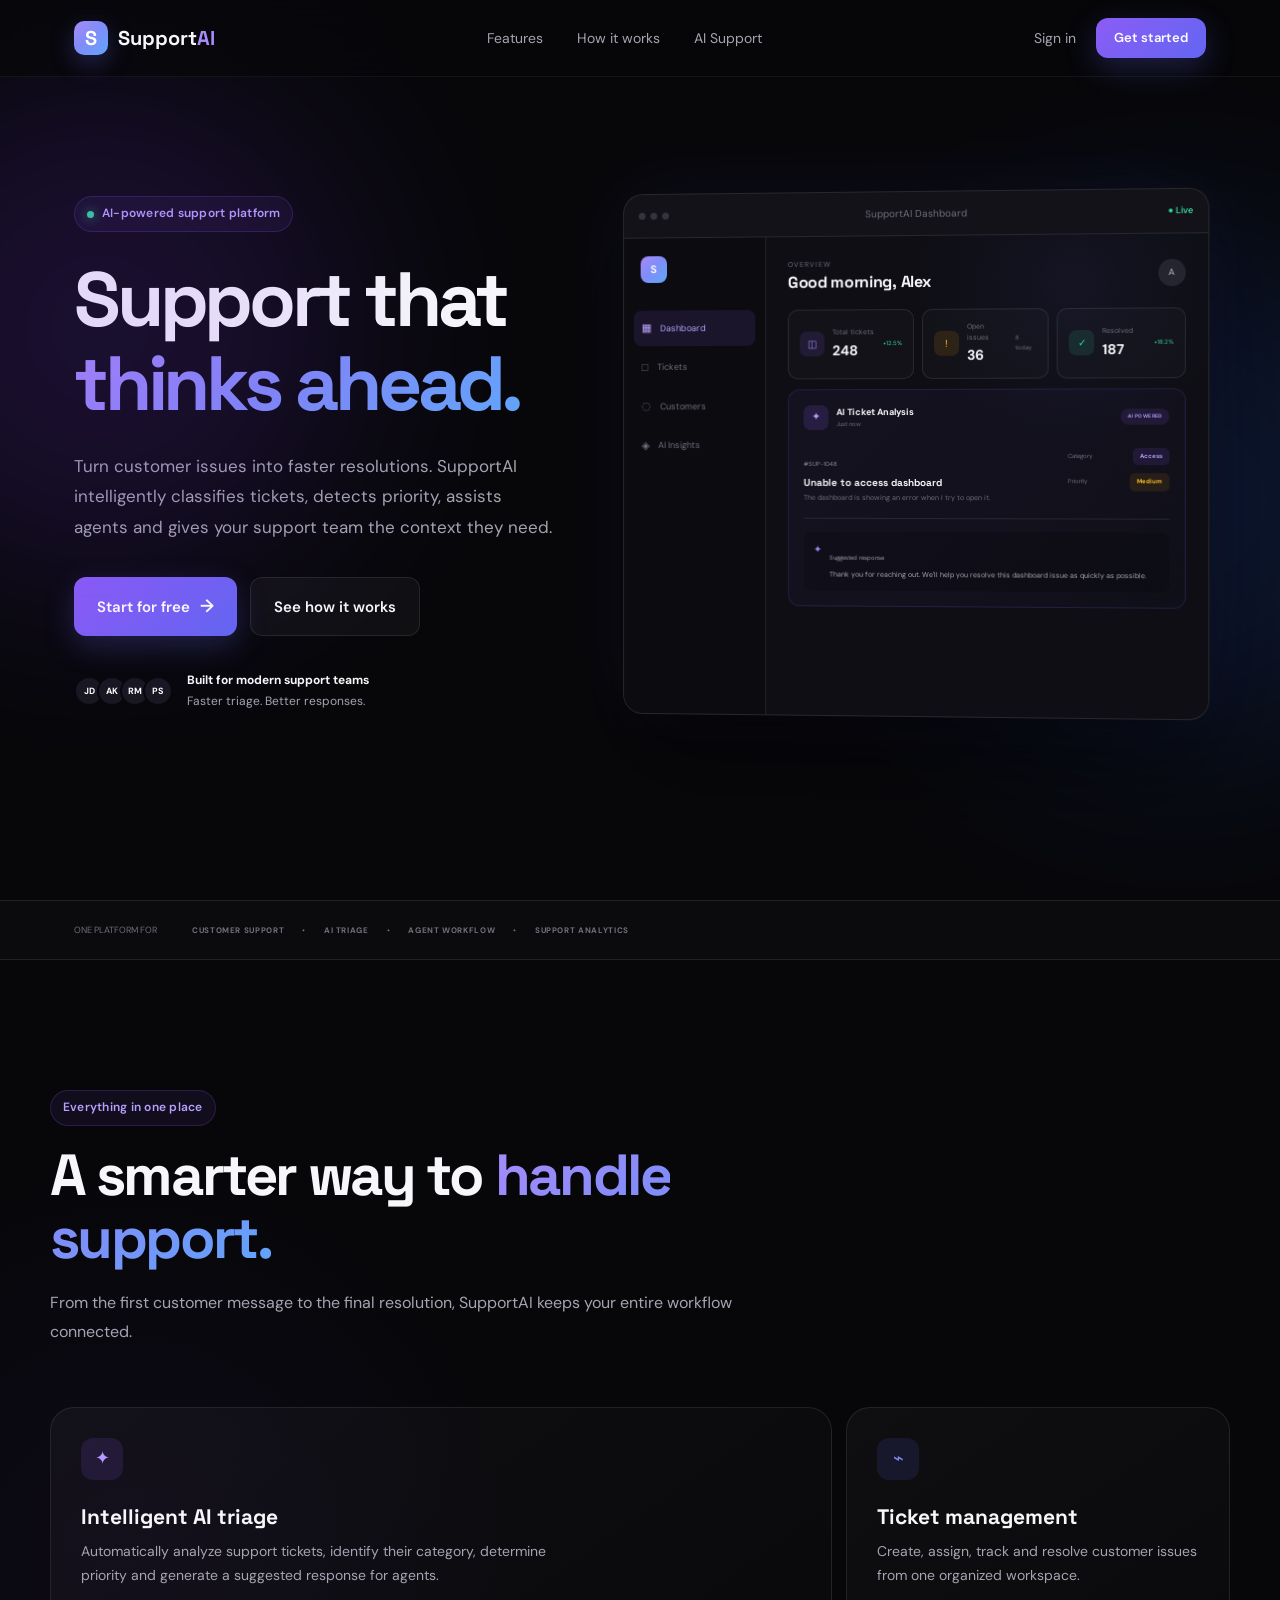
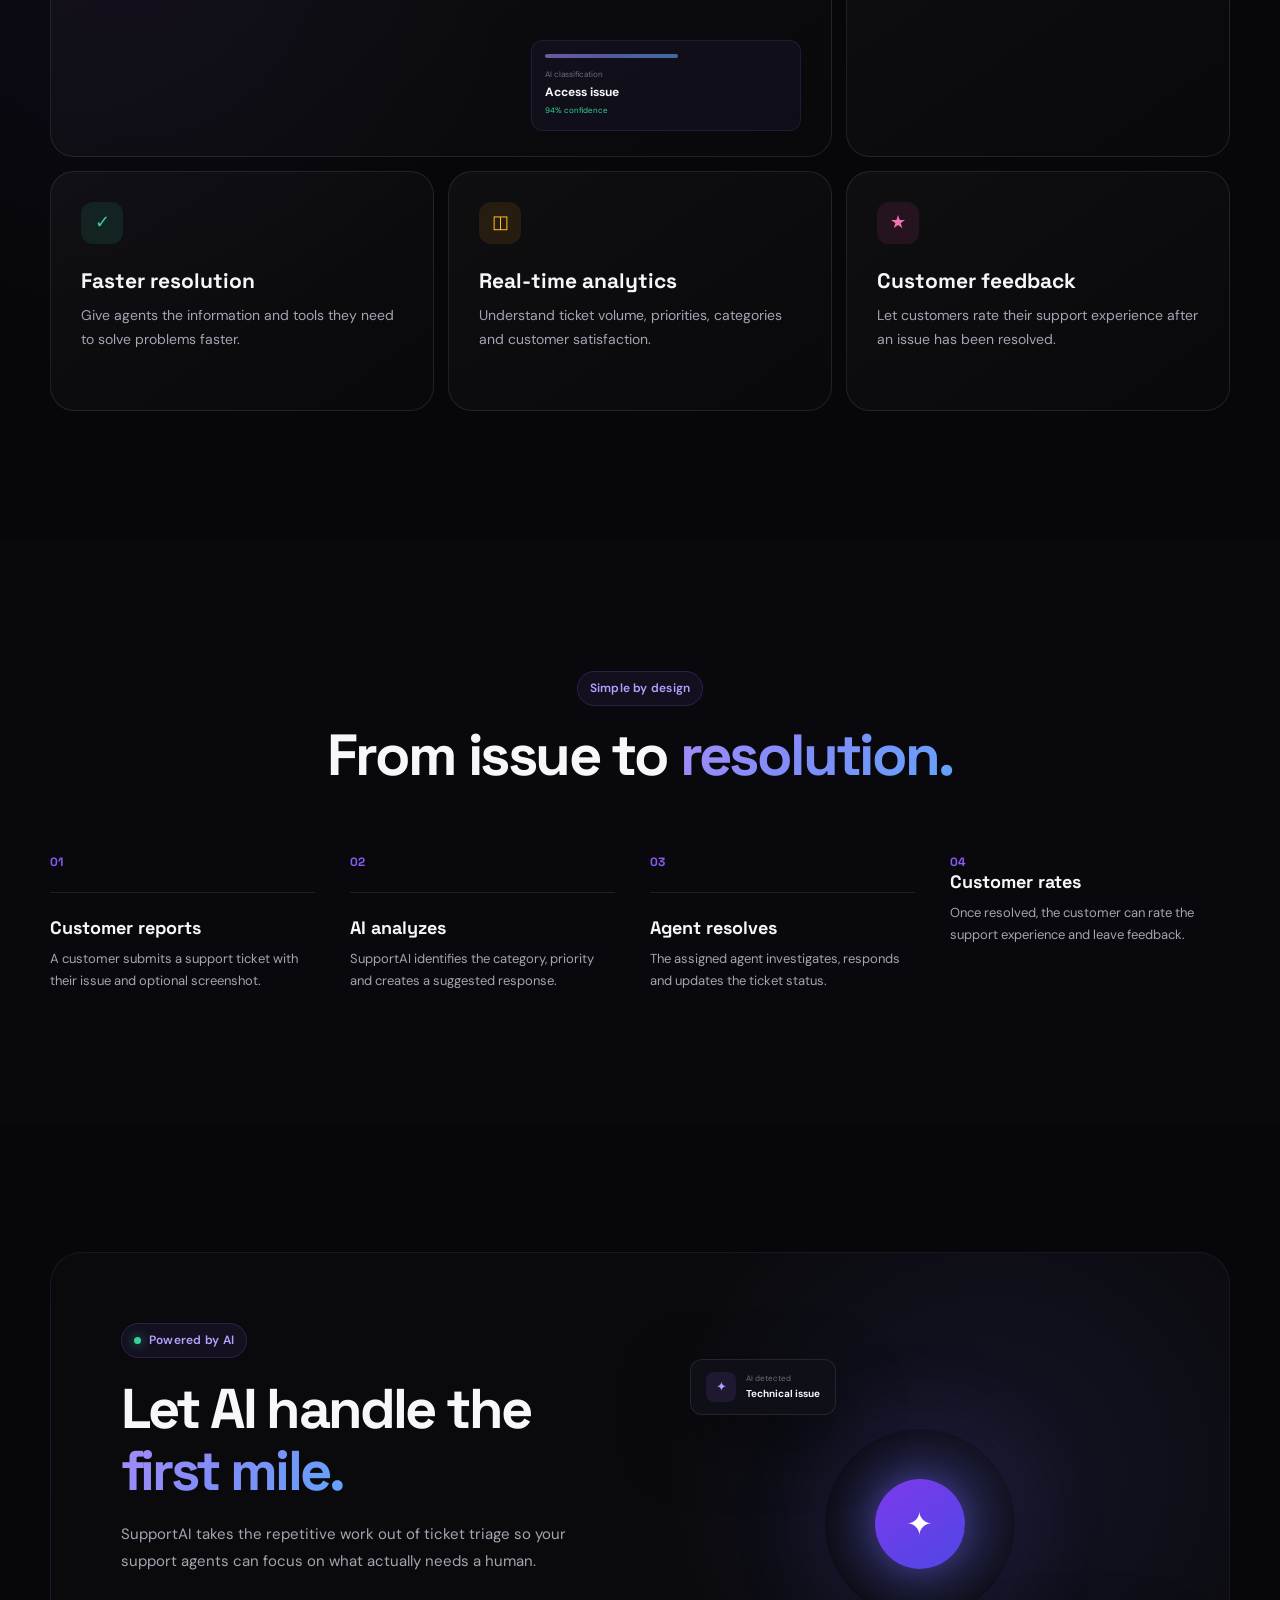
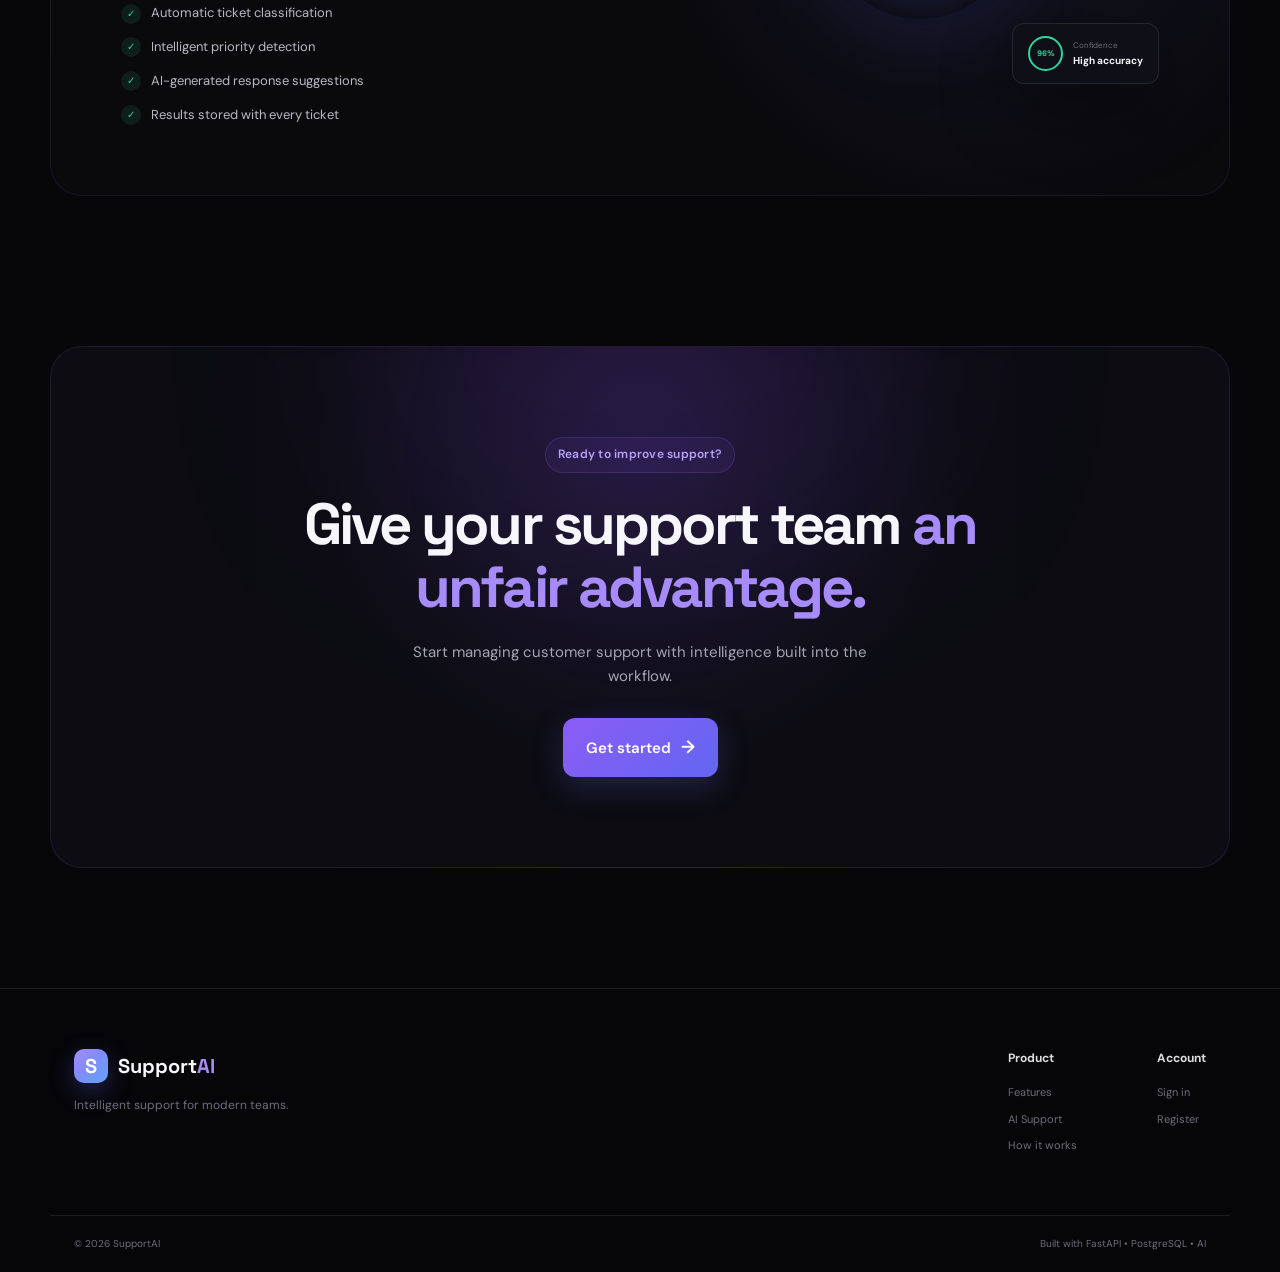
<file: frontend/index.html>
<!DOCTYPE html>
<html lang="en">
<head>
    <meta charset="UTF-8">

    <meta
        name="viewport"
        content="width=device-width, initial-scale=1.0"
    >

    <meta
        name="description"
        content="SupportAI - AI-powered customer support ticket management"
    >

    <title>SupportAI — Intelligent Customer Support</title>

    <link
        rel="preconnect"
        href="https://fonts.googleapis.com"
    >

    <link
        rel="preconnect"
        href="https://fonts.gstatic.com"
        crossorigin
    >

    <link
        href="https://fonts.googleapis.com/css2?family=DM+Sans:wght@400;500;600;700&family=Space+Grotesk:wght@400;500;600;700&display=swap"
        rel="stylesheet"
    >

    <link
        rel="stylesheet"
        href="css/style.css"
    >
</head>

<body>

    <!-- =========================
         NAVIGATION
    ========================== -->

    <header class="navbar">

        <div class="nav-container">

            <a
                href="index.html"
                class="brand"
            >
                <span class="brand-mark">
                    S
                </span>

                <span class="brand-name">
                    Support<span>AI</span>
                </span>
            </a>


            <nav class="nav-links">

                <a href="#features">
                    Features
                </a>

                <a href="#how-it-works">
                    How it works
                </a>

                <a href="#ai">
                    AI Support
                </a>

            </nav>


            <div class="nav-actions">

                <a
                    href="login.html"
                    class="nav-login"
                >
                    Sign in
                </a>

                <a
                    href="register.html"
                    class="btn btn-primary btn-small"
                >
                    Get started
                </a>

            </div>

        </div>

    </header>


    <main>

        <!-- =========================
             HERO SECTION
        ========================== -->

        <section class="hero">

            <div class="hero-background">

                <div class="glow glow-one"></div>
                <div class="glow glow-two"></div>

            </div>


            <div class="hero-container">

                <div class="hero-content">

                    <div class="eyebrow">

                        <span class="status-dot"></span>

                        AI-powered support platform

                    </div>


                    <h1>

                        Support that
                        <span class="gradient-text">
                            thinks ahead.
                        </span>

                    </h1>


                    <p class="hero-description">

                        Turn customer issues into faster resolutions.
                        SupportAI intelligently classifies tickets,
                        detects priority, assists agents and gives
                        your support team the context they need.

                    </p>


                    <div class="hero-actions">

                        <a
                            href="register.html"
                            class="btn btn-primary btn-large"
                        >
                            Start for free

                            <span class="arrow">
                                →
                            </span>

                        </a>


                        <a
                            href="#how-it-works"
                            class="btn btn-secondary btn-large"
                        >
                            See how it works
                        </a>

                    </div>


                    <div class="hero-trust">

                        <div class="trust-avatars">

                            <span>JD</span>
                            <span>AK</span>
                            <span>RM</span>
                            <span>PS</span>

                        </div>

                        <div>

                            <strong>
                                Built for modern support teams
                            </strong>

                            <p>
                                Faster triage. Better responses.
                            </p>

                        </div>

                    </div>

                </div>


                <!-- =========================
                     HERO DASHBOARD PREVIEW
                ========================== -->

                <div class="hero-visual">

                    <div class="dashboard-window">

                        <div class="window-topbar">

                            <div class="window-dots">

                                <span></span>
                                <span></span>
                                <span></span>

                            </div>

                            <span class="window-title">
                                SupportAI Dashboard
                            </span>

                            <span class="live-indicator">
                                ● Live
                            </span>

                        </div>


                        <div class="dashboard-preview">

                            <aside class="preview-sidebar">

                                <div class="preview-logo">
                                    S
                                </div>

                                <div class="sidebar-item active">
                                    <span>▦</span>
                                    Dashboard
                                </div>

                                <div class="sidebar-item">
                                    <span>□</span>
                                    Tickets
                                </div>

                                <div class="sidebar-item">
                                    <span>◌</span>
                                    Customers
                                </div>

                                <div class="sidebar-item">
                                    <span>◈</span>
                                    AI Insights
                                </div>

                            </aside>


                            <div class="preview-main">

                                <div class="preview-heading">

                                    <div>

                                        <p class="preview-label">
                                            OVERVIEW
                                        </p>

                                        <h3>
                                            Good morning, Alex
                                        </h3>

                                    </div>

                                    <div class="mini-avatar">
                                        A
                                    </div>

                                </div>


                                <div class="stat-grid">

                                    <div class="stat-card">

                                        <div class="stat-icon purple">
                                            ◫
                                        </div>

                                        <div>

                                            <span>
                                                Total tickets
                                            </span>

                                            <strong>
                                                248
                                            </strong>

                                        </div>

                                        <small class="positive">
                                            +12.5%
                                        </small>

                                    </div>


                                    <div class="stat-card">

                                        <div class="stat-icon orange">
                                            !
                                        </div>

                                        <div>

                                            <span>
                                                Open issues
                                            </span>

                                            <strong>
                                                36
                                            </strong>

                                        </div>

                                        <small class="neutral">
                                            8 today
                                        </small>

                                    </div>


                                    <div class="stat-card">

                                        <div class="stat-icon green">
                                            ✓
                                        </div>

                                        <div>

                                            <span>
                                                Resolved
                                            </span>

                                            <strong>
                                                187
                                            </strong>

                                        </div>

                                        <small class="positive">
                                            +18.2%
                                        </small>

                                    </div>

                                </div>


                                <!-- AI ANALYSIS CARD -->

                                <div class="ai-card">

                                    <div class="ai-card-header">

                                        <div class="ai-title">

                                            <div class="ai-icon">
                                                ✦
                                            </div>

                                            <div>

                                                <strong>
                                                    AI Ticket Analysis
                                                </strong>

                                                <span>
                                                    Just now
                                                </span>

                                            </div>

                                        </div>

                                        <span class="ai-badge">
                                            AI POWERED
                                        </span>

                                    </div>


                                    <div class="ticket-preview">

                                        <div>

                                            <span class="ticket-id">
                                                #SUP-1048
                                            </span>

                                            <h4>
                                                Unable to access dashboard
                                            </h4>

                                            <p>
                                                The dashboard is showing
                                                an error when I try to open it.
                                            </p>

                                        </div>


                                        <div class="ai-result">

                                            <div class="result-row">

                                                <span>
                                                    Category
                                                </span>

                                                <strong class="tag purple-tag">
                                                    Access
                                                </strong>

                                            </div>


                                            <div class="result-row">

                                                <span>
                                                    Priority
                                                </span>

                                                <strong class="tag orange-tag">
                                                    Medium
                                                </strong>

                                            </div>

                                        </div>

                                    </div>


                                    <div class="ai-response">

                                        <div class="response-icon">
                                            ✦
                                        </div>

                                        <div>

                                            <span>
                                                Suggested response
                                            </span>

                                            <p>
                                                Thank you for reaching out.
                                                We'll help you resolve this
                                                dashboard issue as quickly
                                                as possible.
                                            </p>

                                        </div>

                                    </div>

                                </div>

                            </div>

                        </div>

                    </div>

                </div>

            </div>

        </section>


        <!-- =========================
             LOGO / VALUE STRIP
        ========================== -->

        <section class="value-strip">

            <div class="value-container">

                <span>
                    ONE PLATFORM FOR
                </span>

                <div class="value-items">

                    <strong>
                        CUSTOMER SUPPORT
                    </strong>

                    <span>•</span>

                    <strong>
                        AI TRIAGE
                    </strong>

                    <span>•</span>

                    <strong>
                        AGENT WORKFLOW
                    </strong>

                    <span>•</span>

                    <strong>
                        SUPPORT ANALYTICS
                    </strong>

                </div>

            </div>

        </section>


        <!-- =========================
             FEATURES
        ========================== -->

        <section
            class="section features-section"
            id="features"
        >

            <div class="section-container">

                <div class="section-heading">

                    <div class="eyebrow">
                        Everything in one place
                    </div>

                    <h2>
                        A smarter way to
                        <span class="gradient-text">
                            handle support.
                        </span>
                    </h2>

                    <p>
                        From the first customer message to the final
                        resolution, SupportAI keeps your entire workflow
                        connected.
                    </p>

                </div>


                <div class="features-grid">

                    <article class="feature-card feature-large">

                        <div class="feature-icon">
                            ✦
                        </div>

                        <h3>
                            Intelligent AI triage
                        </h3>

                        <p>
                            Automatically analyze support tickets,
                            identify their category, determine priority
                            and generate a suggested response for agents.
                        </p>

                        <div class="feature-demo ai-demo">

                            <div class="demo-line"></div>

                            <div class="demo-analysis">

                                <span>
                                    AI classification
                                </span>

                                <strong>
                                    Access issue
                                </strong>

                                <small>
                                    94% confidence
                                </small>

                            </div>

                        </div>

                    </article>


                    <article class="feature-card">

                        <div class="feature-icon blue-icon">
                            ⌁
                        </div>

                        <h3>
                            Ticket management
                        </h3>

                        <p>
                            Create, assign, track and resolve customer
                            issues from one organized workspace.
                        </p>

                    </article>


                    <article class="feature-card">

                        <div class="feature-icon green-icon">
                            ✓
                        </div>

                        <h3>
                            Faster resolution
                        </h3>

                        <p>
                            Give agents the information and tools they
                            need to solve problems faster.
                        </p>

                    </article>


                    <article class="feature-card">

                        <div class="feature-icon orange-icon">
                            ◫
                        </div>

                        <h3>
                            Real-time analytics
                        </h3>

                        <p>
                            Understand ticket volume, priorities,
                            categories and customer satisfaction.
                        </p>

                    </article>


                    <article class="feature-card">

                        <div class="feature-icon pink-icon">
                            ★
                        </div>

                        <h3>
                            Customer feedback
                        </h3>

                        <p>
                            Let customers rate their support experience
                            after an issue has been resolved.
                        </p>

                    </article>

                </div>

            </div>

        </section>


        <!-- =========================
             HOW IT WORKS
        ========================== -->

        <section
            class="section process-section"
            id="how-it-works"
        >

            <div class="section-container">

                <div class="section-heading centered">

                    <div class="eyebrow">
                        Simple by design
                    </div>

                    <h2>
                        From issue to
                        <span class="gradient-text">
                            resolution.
                        </span>
                    </h2>

                </div>


                <div class="process-grid">

                    <div class="process-step">

                        <div class="step-number">
                            01
                        </div>

                        <div class="step-line"></div>

                        <h3>
                            Customer reports
                        </h3>

                        <p>
                            A customer submits a support ticket with
                            their issue and optional screenshot.
                        </p>

                    </div>


                    <div class="process-step">

                        <div class="step-number">
                            02
                        </div>

                        <div class="step-line"></div>

                        <h3>
                            AI analyzes
                        </h3>

                        <p>
                            SupportAI identifies the category,
                            priority and creates a suggested response.
                        </p>

                    </div>


                    <div class="process-step">

                        <div class="step-number">
                            03
                        </div>

                        <div class="step-line"></div>

                        <h3>
                            Agent resolves
                        </h3>

                        <p>
                            The assigned agent investigates, responds
                            and updates the ticket status.
                        </p>

                    </div>


                    <div class="process-step">

                        <div class="step-number">
                            04
                        </div>

                        <h3>
                            Customer rates
                        </h3>

                        <p>
                            Once resolved, the customer can rate the
                            support experience and leave feedback.
                        </p>

                    </div>

                </div>

            </div>

        </section>


        <!-- =========================
             AI SECTION
        ========================== -->

        <section
            class="section ai-section"
            id="ai"
        >

            <div class="section-container">

                <div class="ai-feature">

                    <div class="ai-feature-content">

                        <div class="eyebrow">
                            <span class="status-dot"></span>
                            Powered by AI
                        </div>

                        <h2>
                            Let AI handle the
                            <span class="gradient-text">
                                first mile.
                            </span>
                        </h2>

                        <p>
                            SupportAI takes the repetitive work out of
                            ticket triage so your support agents can
                            focus on what actually needs a human.
                        </p>


                        <div class="ai-checks">

                            <div>
                                <span>✓</span>
                                Automatic ticket classification
                            </div>

                            <div>
                                <span>✓</span>
                                Intelligent priority detection
                            </div>

                            <div>
                                <span>✓</span>
                                AI-generated response suggestions
                            </div>

                            <div>
                                <span>✓</span>
                                Results stored with every ticket
                            </div>

                        </div>

                    </div>


                    <div class="ai-feature-visual">

                        <div class="floating-card card-top">

                            <div class="floating-icon">
                                ✦
                            </div>

                            <div>

                                <span>
                                    AI detected
                                </span>

                                <strong>
                                    Technical issue
                                </strong>

                            </div>

                        </div>


                        <div class="ai-orb">

                            <div class="orb-inner">
                                ✦
                            </div>

                        </div>


                        <div class="floating-card card-bottom">

                            <div class="confidence-circle">
                                96%
                            </div>

                            <div>

                                <span>
                                    Confidence
                                </span>

                                <strong>
                                    High accuracy
                                </strong>

                            </div>

                        </div>

                    </div>

                </div>

            </div>

        </section>


        <!-- =========================
             CTA
        ========================== -->

        <section class="cta-section">

            <div class="cta-container">

                <div class="cta-glow"></div>

                <div class="cta-content">

                    <div class="eyebrow">
                        Ready to improve support?
                    </div>

                    <h2>
                        Give your support team
                        <span>
                            an unfair advantage.
                        </span>
                    </h2>

                    <p>
                        Start managing customer support with
                        intelligence built into the workflow.
                    </p>

                    <a
                        href="register.html"
                        class="btn btn-primary btn-large"
                    >
                        Get started

                        <span class="arrow">
                            →
                        </span>

                    </a>

                </div>

            </div>

        </section>

    </main>


    <!-- =========================
         FOOTER
    ========================== -->

    <footer class="footer">

        <div class="footer-container">

            <div class="footer-brand">

                <a
                    href="index.html"
                    class="brand"
                >

                    <span class="brand-mark">
                        S
                    </span>

                    <span class="brand-name">
                        Support<span>AI</span>
                    </span>

                </a>

                <p>
                    Intelligent support for modern teams.
                </p>

            </div>


            <div class="footer-links">

                <div>

                    <strong>
                        Product
                    </strong>

                    <a href="#features">
                        Features
                    </a>

                    <a href="#ai">
                        AI Support
                    </a>

                    <a href="#how-it-works">
                        How it works
                    </a>

                </div>


                <div>

                    <strong>
                        Account
                    </strong>

                    <a href="login.html">
                        Sign in
                    </a>

                    <a href="register.html">
                        Register
                    </a>

                </div>

            </div>

        </div>


        <div class="footer-bottom">

            <span>
                © 2026 SupportAI
            </span>

            <span>
                Built with FastAPI • PostgreSQL • AI
            </span>

        </div>

    </footer>


</body>
</html>
</file>
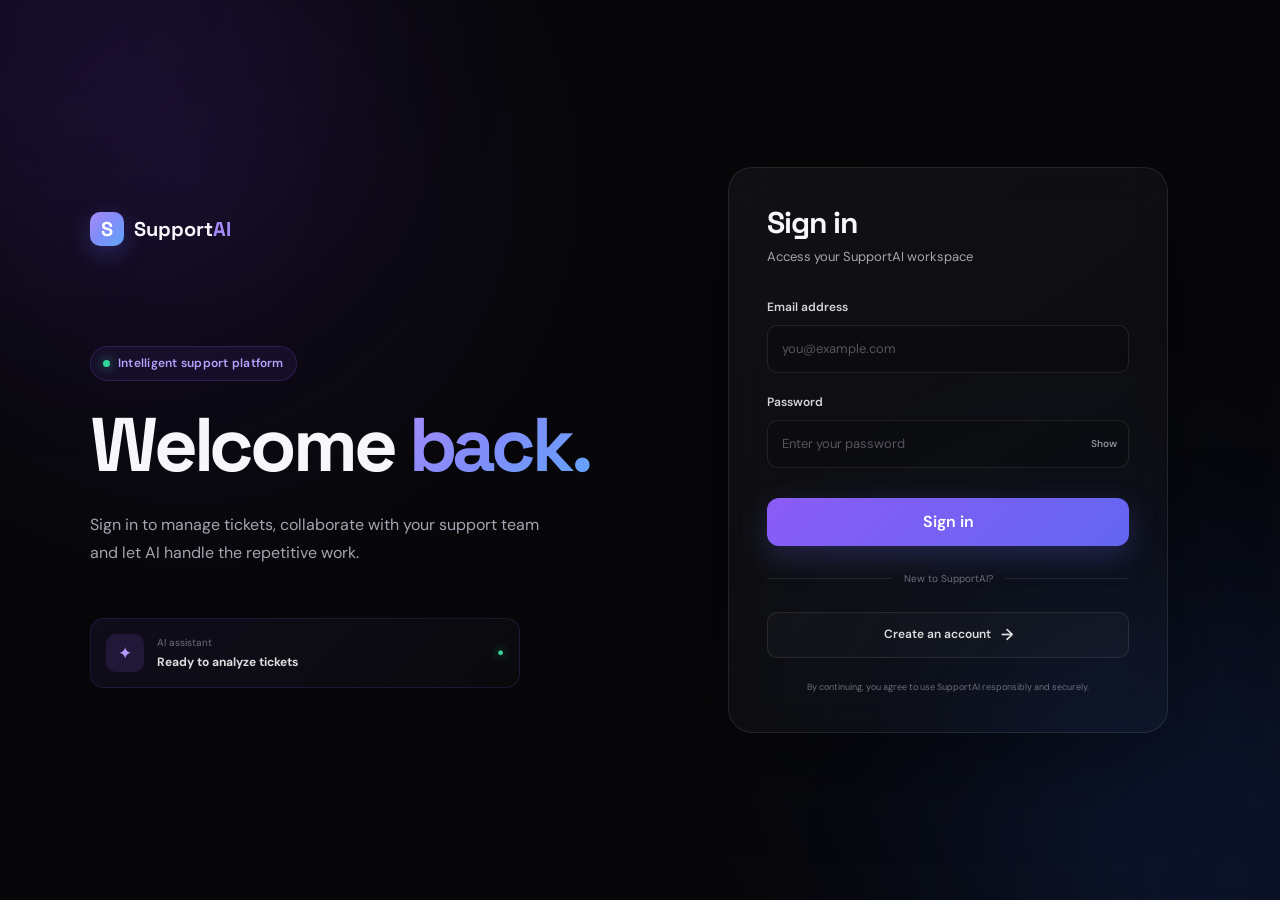
<file: frontend/admin-agents.html>
<!DOCTYPE html>
<html lang="en">
<head>
    <meta charset="UTF-8">
    <meta name="viewport" content="width=device-width, initial-scale=1.0">

    <title>Manage Agents | SupportAI</title>

    <link rel="stylesheet" href="css/style.css">
    <link rel="stylesheet" href="css/admin-agents.css">
</head>

<body>

<header class="admin-navbar">

    <div class="nav-left">

        <a href="admin-dashboard.html" class="brand">
            <span class="brand-icon">✦</span>
            <span>Support<span>AI</span></span>
        </a>

        <span class="admin-badge">
            ADMIN
        </span>

    </div>


    <nav class="nav-links">

        <a href="admin-dashboard.html">
            Dashboard
        </a>

        <a href="admin-tickets.html">
            Tickets
        </a>

        <a href="admin-users.html">
            Users
        </a>

        <a href="admin-agents.html" class="active">
            Agents
        </a>

    </nav>


    <div class="nav-right">

        <div class="admin-profile">

            <div class="profile-avatar" id="profileAvatar">
                A
            </div>

            <div class="profile-info">

                <span id="adminName">
                    Admin
                </span>

                <small>
                    Administrator
                </small>

            </div>

        </div>


        <button
            class="logout-btn"
            id="logoutButton"
        >
            Logout
        </button>

    </div>

</header>


<main class="admin-container">

    <!-- PAGE HEADER -->

    <section class="page-header">

        <div>

            <p class="eyebrow">
                ADMIN MANAGEMENT
            </p>

            <h1>
                Manage Agents
            </h1>

            <p class="page-description">
                Create support agents and monitor their
                ticket workload and performance.
            </p>

        </div>


        <button
            class="create-agent-btn"
            id="openCreateAgent"
        >
            + Create Agent
        </button>

    </section>


    <!-- SUMMARY -->

    <section class="summary-grid">

        <div class="summary-card">

            <div class="summary-icon agents">
                🎧
            </div>

            <div>

                <span>
                    Total Agents
                </span>

                <strong id="totalAgents">
                    0
                </strong>

            </div>

        </div>


        <div class="summary-card">

            <div class="summary-icon tickets">
                🎫
            </div>

            <div>

                <span>
                    Assigned Tickets
                </span>

                <strong id="assignedTickets">
                    0
                </strong>

            </div>

        </div>


        <div class="summary-card">

            <div class="summary-icon active">
                ●
            </div>

            <div>

                <span>
                    Active Workload
                </span>

                <strong id="activeTickets">
                    0
                </strong>

            </div>

        </div>

    </section>


    <!-- AGENT PANEL -->

    <section class="agents-panel">

        <div class="panel-header">

            <div>

                <p class="section-eyebrow">
                    SUPPORT TEAM
                </p>

                <h2>
                    Support Agents
                </h2>

            </div>


            <span
                class="result-count"
                id="resultCount"
            >
                0 agents
            </span>

        </div>


        <!-- SEARCH -->

        <div class="search-box">

            <span>
                ⌕
            </span>

            <input
                type="text"
                id="searchInput"
                placeholder="Search agents by name or email..."
            >

        </div>


        <!-- AGENTS -->

        <div
            class="agents-grid"
            id="agentsGrid"
        >

            <div class="loading-state">
                Loading agents...
            </div>

        </div>


        <!-- EMPTY -->

        <div
            id="emptyState"
            class="empty-state"
            hidden
        >

            <div class="empty-icon">
                🎧
            </div>

            <h3>
                No agents found
            </h3>

            <p>
                Try changing your search.
            </p>

        </div>


        <!-- ERROR -->

        <div
            id="errorMessage"
            class="error-message"
            hidden
        ></div>

    </section>


    <!-- TEAM INFORMATION -->

    <section class="team-info">

        <div class="team-info-icon">
            ✦
        </div>

        <div>

            <h3>
                Agent Performance
            </h3>

            <p>
                Monitor ticket workload and customer ratings
                to understand how effectively your support
                team is handling customer issues.
            </p>

        </div>

    </section>

</main>


<!-- =========================================
     CREATE AGENT MODAL
========================================= -->

<div
    class="modal-overlay"
    id="agentModal"
    hidden
>

    <div class="modal">

        <button
            class="modal-close"
            id="closeAgentModal"
        >
            ×
        </button>


        <p class="section-eyebrow">
            TEAM MANAGEMENT
        </p>

        <h2>
            Create Support Agent
        </h2>

        <p class="modal-description">
            Create a new support agent account.
            The agent will be able to log in and handle
            assigned customer tickets.
        </p>


        <form id="createAgentForm">

            <div class="form-group">

                <label for="agentName">
                    Full Name
                </label>

                <input
                    type="text"
                    id="agentName"
                    placeholder="Enter agent name"
                    required
                >

            </div>


            <div class="form-group">

                <label for="agentEmail">
                    Email Address
                </label>

                <input
                    type="email"
                    id="agentEmail"
                    placeholder="agent@supportai.com"
                    required
                >

            </div>


            <div class="form-group">

                <label for="agentPassword">
                    Temporary Password
                </label>

                <input
                    type="password"
                    id="agentPassword"
                    placeholder="Minimum 6 characters"
                    minlength="6"
                    required
                >

            </div>


            <div
                id="createAgentError"
                class="modal-error"
                hidden
            ></div>


            <div class="modal-actions">

                <button
                    type="button"
                    class="cancel-btn"
                    id="cancelCreateAgent"
                >
                    Cancel
                </button>

                <button
                    type="submit"
                    class="submit-agent-btn"
                    id="submitAgent"
                >
                    Create Agent
                </button>

            </div>

        </form>

    </div>

</div>

<script src="js/route-guard.js"></script>
<script src="js/admin-agents.js"></script>

</body>
</html>
</file>
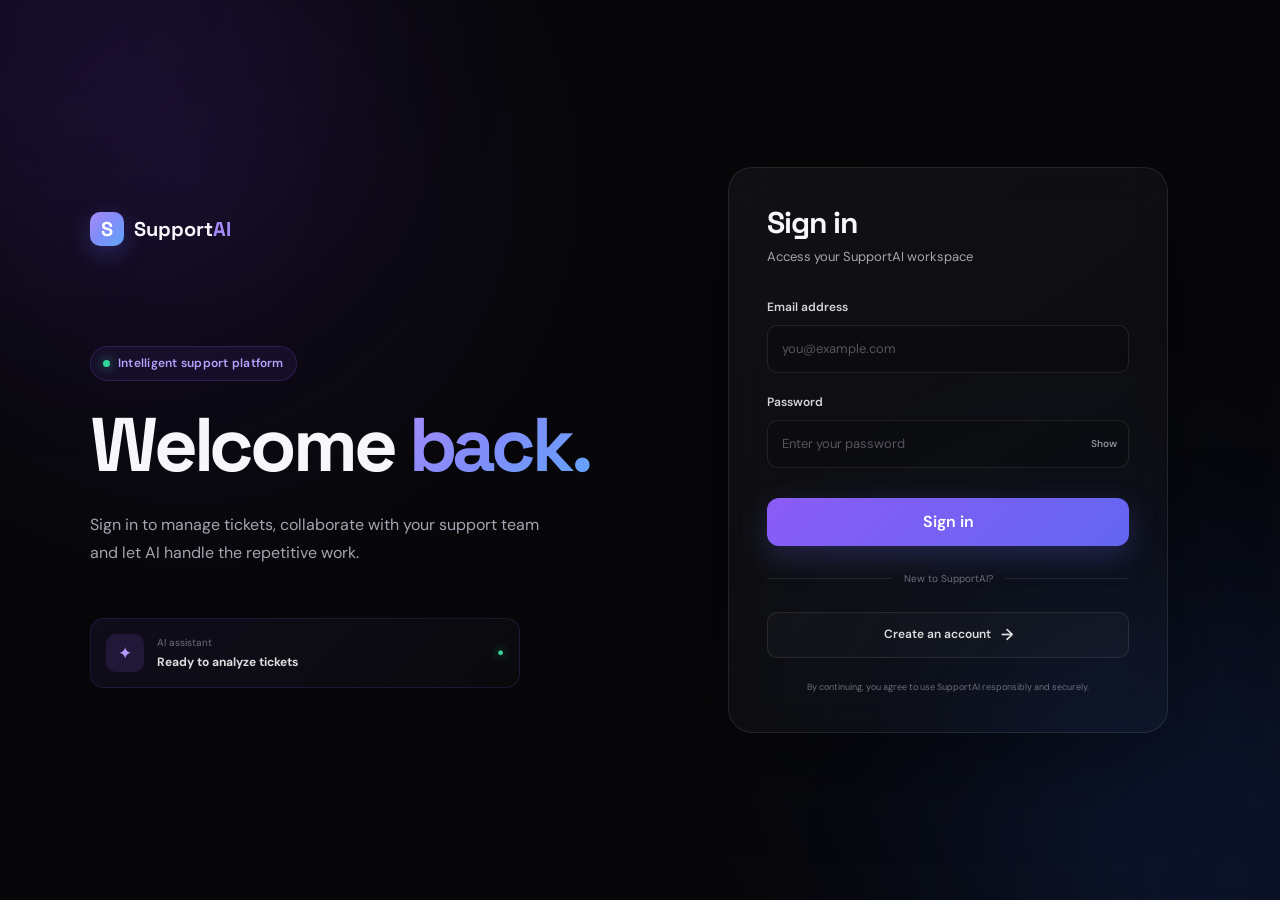
<file: frontend/admin-dashboard.html>
<!DOCTYPE html>
<html lang="en">
<head>
    <meta charset="UTF-8">
    <meta name="viewport" content="width=device-width, initial-scale=1.0">

    <title>Admin Dashboard | SupportAI</title>

    <link rel="stylesheet" href="css/style.css">
    <link rel="stylesheet" href="css/admin-dashboard.css">
</head>

<body>

    <!-- =========================
         NAVBAR
    ========================== -->

    <header class="admin-navbar">

        <div class="nav-left">

            <a href="admin-dashboard.html" class="brand">
                <span class="brand-icon">✦</span>
                <span>Support<span>AI</span></span>
            </a>

            <span class="admin-badge">
                ADMIN
            </span>

        </div>

        <nav class="nav-links">

            <a href="admin-dashboard.html" class="active">
                Dashboard
            </a>

            <a href="admin-tickets.html">
                Tickets
            </a>

            <a href="admin-users.html">
                Users
            </a>

            <a href="admin-agents.html">
                Agents
            </a>

        </nav>

        <div class="nav-right">

            <div class="admin-profile">

                <div class="profile-avatar" id="profileAvatar">
                    A
                </div>

                <div class="profile-info">

                    <span id="adminName">
                        Admin
                    </span>

                    <small>
                        Administrator
                    </small>

                </div>

            </div>

            <button
                class="logout-btn"
                id="logoutButton"
            >
                Logout
            </button>

        </div>

    </header>


    <!-- =========================
         MAIN
    ========================== -->

    <main class="admin-container">

        <!-- PAGE HEADER -->

        <section class="page-header">

            <div>

                <p class="eyebrow">
                    ADMIN CONTROL CENTER
                </p>

                <h1>
                    Good to see you, <span id="welcomeName">Admin</span>
                </h1>

                <p class="page-description">
                    Monitor support operations, manage users and agents,
                    and track AI-powered ticket analytics.
                </p>

            </div>

            <div class="header-actions">

                <span
                    class="last-updated"
                    id="lastUpdated"
                >
                    Loading data...
                </span>

                <button
                    class="refresh-btn"
                    id="refreshButton"
                >
                    ↻ Refresh
                </button>

            </div>

        </section>


        <!-- =========================
             OVERVIEW CARDS
        ========================== -->

        <section class="stats-grid">

            <div class="stat-card">

                <div class="stat-icon users-icon">
                    👥
                </div>

                <div class="stat-content">

                    <span class="stat-label">
                        Total Users
                    </span>

                    <strong id="totalUsers">
                        0
                    </strong>

                    <small>
                        All registered users
                    </small>

                </div>

            </div>


            <div class="stat-card">

                <div class="stat-icon customer-icon">
                    👤
                </div>

                <div class="stat-content">

                    <span class="stat-label">
                        Customers
                    </span>

                    <strong id="totalCustomers">
                        0
                    </strong>

                    <small>
                        Support customers
                    </small>

                </div>

            </div>


            <div class="stat-card">

                <div class="stat-icon agent-icon">
                    🎧
                </div>

                <div class="stat-content">

                    <span class="stat-label">
                        Agents
                    </span>

                    <strong id="totalAgents">
                        0
                    </strong>

                    <small>
                        Support agents
                    </small>

                </div>

            </div>


            <div class="stat-card highlight-card">

                <div class="stat-icon ticket-icon">
                    🎫
                </div>

                <div class="stat-content">

                    <span class="stat-label">
                        Total Tickets
                    </span>

                    <strong id="totalTickets">
                        0
                    </strong>

                    <small>
                        All support requests
                    </small>

                </div>

            </div>

        </section>


        <!-- =========================
             TICKET STATUS
        ========================== -->

        <section class="section-block">

            <div class="section-heading">

                <div>

                    <p class="section-eyebrow">
                        SUPPORT OPERATIONS
                    </p>

                    <h2>
                        Ticket Status
                    </h2>

                </div>

                <a href="admin-tickets.html" class="view-link">
                    View all tickets →
                </a>

            </div>


            <div class="status-grid">

                <div class="status-card">

                    <div class="status-top">
                        <span class="status-dot open"></span>

                        <span>
                            Open
                        </span>
                    </div>

                    <strong id="openTickets">
                        0
                    </strong>

                    <p>
                        Waiting for action
                    </p>

                </div>


                <div class="status-card">

                    <div class="status-top">
                        <span class="status-dot progress"></span>

                        <span>
                            In Progress
                        </span>
                    </div>

                    <strong id="progressTickets">
                        0
                    </strong>

                    <p>
                        Currently being handled
                    </p>

                </div>


                <div class="status-card">

                    <div class="status-top">
                        <span class="status-dot resolved"></span>

                        <span>
                            Resolved
                        </span>
                    </div>

                    <strong id="resolvedTickets">
                        0
                    </strong>

                    <p>
                        Successfully resolved
                    </p>

                </div>


                <div class="status-card">

                    <div class="status-top">
                        <span class="status-dot closed"></span>

                        <span>
                            Closed
                        </span>
                    </div>

                    <strong id="closedTickets">
                        0
                    </strong>

                    <p>
                        Completed tickets
                    </p>

                </div>

            </div>

        </section>


        <!-- =========================
             ANALYTICS
        ========================== -->

        <section class="analytics-grid">

            <!-- CATEGORY -->

            <div class="analytics-card">

                <div class="analytics-header">

                    <div>

                        <p class="section-eyebrow">
                            TICKET ANALYTICS
                        </p>

                        <h2>
                            Tickets by Category
                        </h2>

                    </div>

                    <span class="analytics-icon">
                        ◈
                    </span>

                </div>

                <div
                    class="chart-list"
                    id="categoryChart"
                >
                    <div class="chart-loading">
                        Loading...
                    </div>
                </div>

            </div>


            <!-- PRIORITY -->

            <div class="analytics-card">

                <div class="analytics-header">

                    <div>

                        <p class="section-eyebrow">
                            RISK ANALYSIS
                        </p>

                        <h2>
                            Tickets by Priority
                        </h2>

                    </div>

                    <span class="analytics-icon">
                        !
                    </span>

                </div>

                <div
                    class="chart-list"
                    id="priorityChart"
                >
                    <div class="chart-loading">
                        Loading...
                    </div>
                </div>

            </div>

        </section>


        <!-- =========================
             AI + RATING
        ========================== -->

        <section class="insights-grid">

            <!-- AI -->

            <div class="insight-card ai-card">

                <div class="insight-icon">
                    ✨
                </div>

                <div class="insight-content">

                    <p class="section-eyebrow">
                        ARTIFICIAL INTELLIGENCE
                    </p>

                    <h2>
                        AI Ticket Intelligence
                    </h2>

                    <p>
                        SupportAI uses Gemini to classify tickets,
                        identify priority and generate suggested
                        customer responses for agents.
                    </p>

                    <div class="ai-number">

                        <strong id="aiTicketCount">
                            0
                        </strong>

                        <span>
                            tickets analyzed by AI
                        </span>

                    </div>

                </div>

            </div>


            <!-- RATING -->

            <div class="insight-card rating-card">

                <div class="insight-icon">
                    ★
                </div>

                <div class="insight-content">

                    <p class="section-eyebrow">
                        CUSTOMER SATISFACTION
                    </p>

                    <h2>
                        Customer Rating
                    </h2>

                    <div class="rating-display">

                        <strong id="averageRating">
                            —
                        </strong>

                        <span>
                            / 5
                        </span>

                    </div>

                    <div class="stars">
                        ★★★★★
                    </div>

                    <p>
                        Average rating across resolved
                        and closed support tickets.
                    </p>

                </div>

            </div>

        </section>


        <!-- =========================
             AI CATEGORY ANALYTICS
        ========================== -->

        <section class="section-block">

            <div class="section-heading">

                <div>

                    <p class="section-eyebrow">
                        AI INSIGHTS
                    </p>

                    <h2>
                        AI Classification Overview
                    </h2>

                </div>

            </div>


            <div class="ai-overview-grid">

                <div class="ai-overview-card">

                    <h3>
                        AI Categories
                    </h3>

                    <div
                        id="aiCategoryChart"
                        class="chart-list"
                    >
                        <div class="chart-loading">
                            Loading...
                        </div>
                    </div>

                </div>


                <div class="ai-overview-card">

                    <h3>
                        AI Priorities
                    </h3>

                    <div
                        id="aiPriorityChart"
                        class="chart-list"
                    >
                        <div class="chart-loading">
                            Loading...
                        </div>
                    </div>

                </div>

            </div>

        </section>


        <!-- =========================
             QUICK ACTIONS
        ========================== -->

        <section class="section-block">

            <div class="section-heading">

                <div>

                    <p class="section-eyebrow">
                        MANAGEMENT
                    </p>

                    <h2>
                        Quick Actions
                    </h2>

                </div>

            </div>


            <div class="quick-actions">

                <a
                    href="admin-tickets.html"
                    class="action-card"
                >

                    <span class="action-icon">
                        🎫
                    </span>

                    <div>

                        <strong>
                            Manage Tickets
                        </strong>

                        <small>
                            View, filter and assign tickets
                        </small>

                    </div>

                    <span class="action-arrow">
                        →
                    </span>

                </a>


                <a
                    href="admin-users.html"
                    class="action-card"
                >

                    <span class="action-icon">
                        👥
                    </span>

                    <div>

                        <strong>
                            Manage Users
                        </strong>

                        <small>
                            View registered customers and agents
                        </small>

                    </div>

                    <span class="action-arrow">
                        →
                    </span>

                </a>


                <a
                    href="admin-agents.html"
                    class="action-card"
                >

                    <span class="action-icon">
                        🎧
                    </span>

                    <div>

                        <strong>
                            Manage Agents
                        </strong>

                        <small>
                            Create and manage support agents
                        </small>

                    </div>

                    <span class="action-arrow">
                        →
                    </span>

                </a>

            </div>

        </section>


        <!-- =========================
             ERROR MESSAGE
        ========================== -->

        <div
            id="dashboardError"
            class="dashboard-error"
            hidden
        >
            Unable to load dashboard data.
        </div>

    </main>

    <script src="js/route-guard.js"></script>
    <script src="js/admin-dashboard.js"></script>

</body>
</html>
</file>
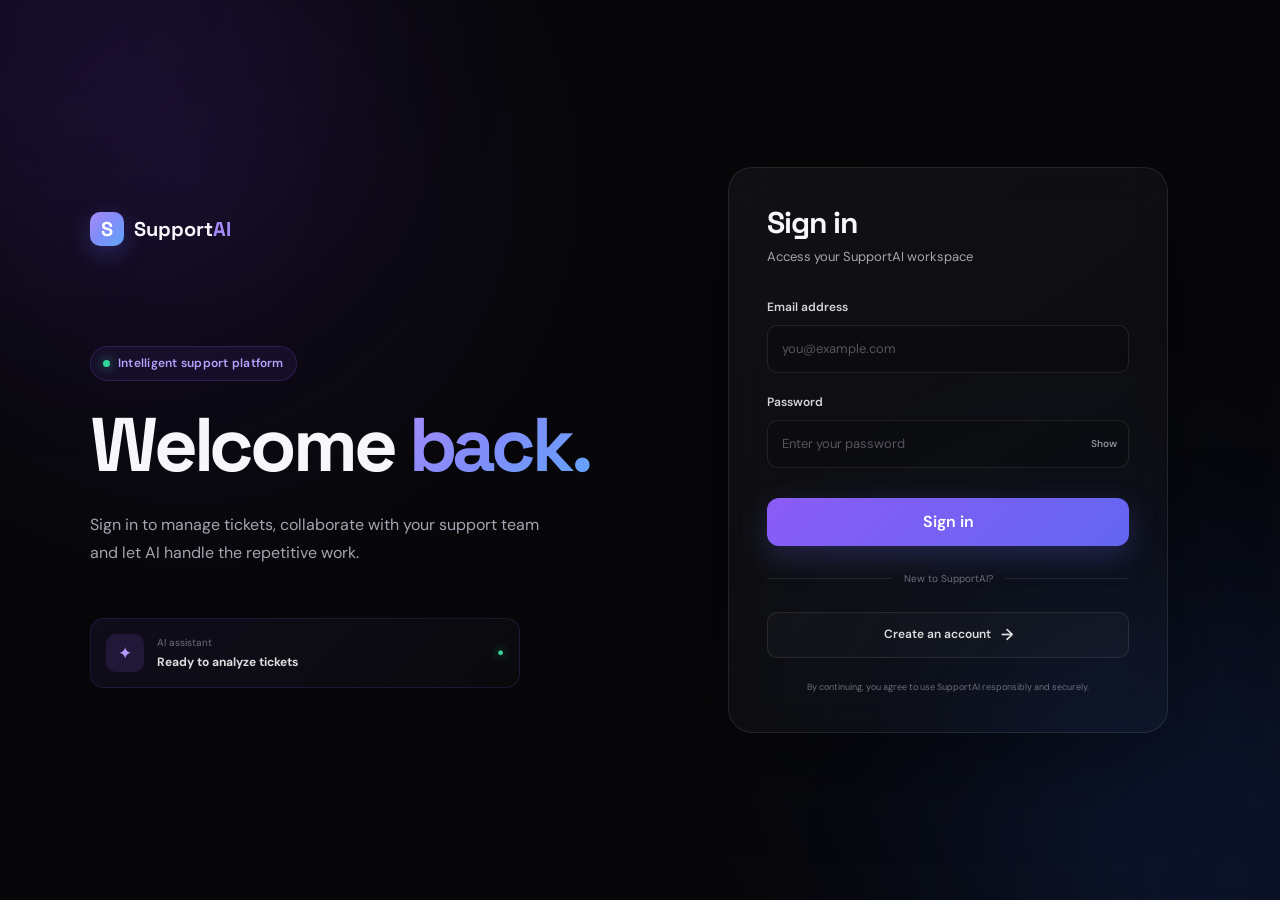
<file: frontend/admin-tickets.html>
<!DOCTYPE html>
<html lang="en">
<head>
    <meta charset="UTF-8">
    <meta name="viewport" content="width=device-width, initial-scale=1.0">

    <title>Manage Tickets | SupportAI</title>

    <link rel="stylesheet" href="css/style.css">
    <link rel="stylesheet" href="css/admin-tickets.css">
</head>

<body>

<header class="admin-navbar">

    <div class="nav-left">

        <a href="admin-dashboard.html" class="brand">
            <span class="brand-icon">✦</span>
            <span>Support<span>AI</span></span>
        </a>

        <span class="admin-badge">ADMIN</span>

    </div>

    <nav class="nav-links">

        <a href="admin-dashboard.html">
            Dashboard
        </a>

        <a href="admin-tickets.html" class="active">
            Tickets
        </a>

        <a href="admin-users.html">
            Users
        </a>

        <a href="admin-agents.html">
            Agents
        </a>

    </nav>

    <div class="nav-right">

        <div class="admin-profile">

            <div class="profile-avatar" id="profileAvatar">
                A
            </div>

            <div class="profile-info">

                <span id="adminName">
                    Admin
                </span>

                <small>
                    Administrator
                </small>

            </div>

        </div>

        <button
            class="logout-btn"
            id="logoutButton"
        >
            Logout
        </button>

    </div>

</header>


<main class="admin-container">

    <!-- PAGE HEADER -->

    <section class="page-header">

        <div>

            <p class="eyebrow">
                ADMIN MANAGEMENT
            </p>

            <h1>
                Manage Tickets
            </h1>

            <p class="page-description">
                View, monitor and assign customer support
                tickets across the organization.
            </p>

        </div>

        <a
            href="admin-dashboard.html"
            class="back-link"
        >
            ← Dashboard
        </a>

    </section>


    <!-- SUMMARY -->

    <section class="summary-grid">

        <div class="summary-card">

            <span>
                Total Tickets
            </span>

            <strong id="totalTickets">
                0
            </strong>

        </div>

        <div class="summary-card">

            <span>
                Open
            </span>

            <strong id="openTickets">
                0
            </strong>

        </div>

        <div class="summary-card">

            <span>
                In Progress
            </span>

            <strong id="progressTickets">
                0
            </strong>

        </div>

        <div class="summary-card">

            <span>
                Resolved
            </span>

            <strong id="resolvedTickets">
                0
            </strong>

        </div>

        <div class="summary-card">

            <span>
                Closed
            </span>

            <strong id="closedTickets">
                0
            </strong>

        </div>

    </section>


    <!-- FILTERS -->

    <section class="ticket-panel">

        <div class="filter-header">

            <div>

                <p class="section-eyebrow">
                    SUPPORT QUEUE
                </p>

                <h2>
                    All Tickets
                </h2>

            </div>

            <span
                class="result-count"
                id="resultCount"
            >
                0 tickets
            </span>

        </div>


        <div class="filters">

            <div class="search-box">

                <span>
                    ⌕
                </span>

                <input
                    type="text"
                    id="searchInput"
                    placeholder="Search tickets..."
                >

            </div>


            <select id="statusFilter">

                <option value="all">
                    All Statuses
                </option>

                <option value="open">
                    Open
                </option>

                <option value="in_progress">
                    In Progress
                </option>

                <option value="resolved">
                    Resolved
                </option>

                <option value="closed">
                    Closed
                </option>

            </select>


            <select id="priorityFilter">

                <option value="all">
                    All Priorities
                </option>

                <option value="critical">
                    Critical
                </option>

                <option value="high">
                    High
                </option>

                <option value="medium">
                    Medium
                </option>

                <option value="low">
                    Low
                </option>

            </select>


            <select id="categoryFilter">

                <option value="all">
                    All Categories
                </option>

                <option value="technical">
                    Technical
                </option>

                <option value="billing">
                    Billing
                </option>

                <option value="account">
                    Account
                </option>

                <option value="access">
                    Access
                </option>

                <option value="hardware">
                    Hardware
                </option>

                <option value="software">
                    Software
                </option>

                <option value="other">
                    Other
                </option>

            </select>

        </div>


        <!-- TABLE -->

        <div class="table-wrapper">

            <table>

                <thead>

                    <tr>

                        <th>
                            TICKET
                        </th>

                        <th>
                            CATEGORY
                        </th>

                        <th>
                            PRIORITY
                        </th>

                        <th>
                            STATUS
                        </th>

                        <th>
                            CUSTOMER
                        </th>

                        <th>
                            ASSIGNED AGENT
                        </th>

                        <th>
                            CREATED
                        </th>

                        <th>
                            ACTION
                        </th>

                    </tr>

                </thead>

                <tbody id="ticketsTableBody">

                    <tr>

                        <td
                            colspan="8"
                            class="loading-cell"
                        >
                            Loading tickets...
                        </td>

                    </tr>

                </tbody>

            </table>

        </div>


        <div
            id="emptyState"
            class="empty-state"
            hidden
        >

            <div class="empty-icon">
                🎫
            </div>

            <h3>
                No tickets found
            </h3>

            <p>
                Try changing your search or filters.
            </p>

        </div>


        <div
            id="errorMessage"
            class="error-message"
            hidden
        ></div>

    </section>

</main>


<!-- ASSIGN MODAL -->

<div
    class="modal-overlay"
    id="assignModal"
    hidden
>

    <div class="modal">

        <button
            class="modal-close"
            id="closeModal"
        >
            ×
        </button>

        <p class="section-eyebrow">
            TICKET ASSIGNMENT
        </p>

        <h2>
            Assign Ticket
        </h2>

        <p class="modal-description">
            Select an available support agent for this ticket.
        </p>

        <div class="selected-ticket">

            <span>
                Ticket
            </span>

            <strong id="selectedTicketTitle">
                —
            </strong>

        </div>


        <label for="agentSelect">
            Support Agent
        </label>

        <select id="agentSelect">

            <option value="">
                Select an agent
            </option>

        </select>


        <div class="modal-actions">

            <button
                class="cancel-btn"
                id="cancelAssign"
            >
                Cancel
            </button>

            <button
                class="assign-btn"
                id="confirmAssign"
            >
                Assign Ticket
            </button>

        </div>

        <div
            id="assignError"
            class="modal-error"
            hidden
        ></div>

    </div>

</div>

<script src="js/route-guard.js"></script>
<script src="js/admin-tickets.js"></script>

</body>
</html>
</file>
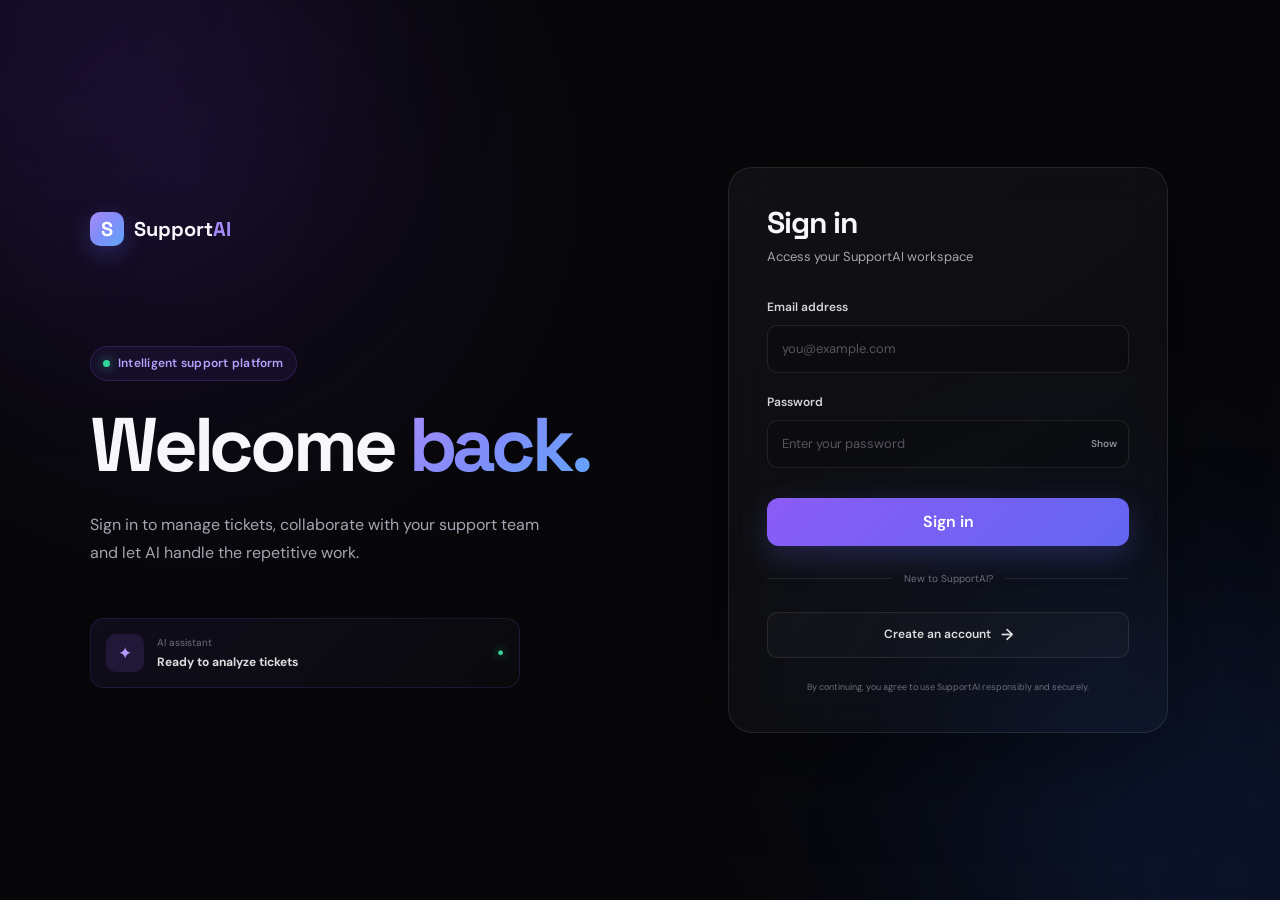
<file: frontend/admin-users.html>
<!DOCTYPE html>
<html lang="en">
<head>
    <meta charset="UTF-8">
    <meta name="viewport" content="width=device-width, initial-scale=1.0">

    <title>Manage Users | SupportAI</title>

    <link rel="stylesheet" href="css/style.css">
    <link rel="stylesheet" href="css/admin-users.css">
</head>

<body>

<header class="admin-navbar">

    <div class="nav-left">

        <a href="admin-dashboard.html" class="brand">
            <span class="brand-icon">✦</span>
            <span>Support<span>AI</span></span>
        </a>

        <span class="admin-badge">
            ADMIN
        </span>

    </div>


    <nav class="nav-links">

        <a href="admin-dashboard.html">
            Dashboard
        </a>

        <a href="admin-tickets.html">
            Tickets
        </a>

        <a href="admin-users.html" class="active">
            Users
        </a>

        <a href="admin-agents.html">
            Agents
        </a>

    </nav>


    <div class="nav-right">

        <div class="admin-profile">

            <div class="profile-avatar" id="profileAvatar">
                A
            </div>

            <div class="profile-info">

                <span id="adminName">
                    Admin
                </span>

                <small>
                    Administrator
                </small>

            </div>

        </div>


        <button
            class="logout-btn"
            id="logoutButton"
        >
            Logout
        </button>

    </div>

</header>


<main class="admin-container">

    <!-- PAGE HEADER -->

    <section class="page-header">

        <div>

            <p class="eyebrow">
                ADMIN MANAGEMENT
            </p>

            <h1>
                Manage Users
            </h1>

            <p class="page-description">
                View and monitor customers and support agents
                registered in the SupportAI platform.
            </p>

        </div>


        <a
            href="admin-dashboard.html"
            class="back-link"
        >
            ← Dashboard
        </a>

    </section>


    <!-- USER SUMMARY -->

    <section class="summary-grid">

        <div class="summary-card">

            <div class="summary-icon users">
                👥
            </div>

            <div>

                <span>
                    Total Users
                </span>

                <strong id="totalUsers">
                    0
                </strong>

            </div>

        </div>


        <div class="summary-card">

            <div class="summary-icon customers">
                👤
            </div>

            <div>

                <span>
                    Customers
                </span>

                <strong id="totalCustomers">
                    0
                </strong>

            </div>

        </div>


        <div class="summary-card">

            <div class="summary-icon agents">
                🎧
            </div>

            <div>

                <span>
                    Agents
                </span>

                <strong id="totalAgents">
                    0
                </strong>

            </div>

        </div>

    </section>


    <!-- USER PANEL -->

    <section class="users-panel">

        <div class="panel-header">

            <div>

                <p class="section-eyebrow">
                    USER DIRECTORY
                </p>

                <h2>
                    Registered Users
                </h2>

            </div>


            <span
                class="result-count"
                id="resultCount"
            >
                0 users
            </span>

        </div>


        <!-- FILTERS -->

        <div class="filters">

            <div class="search-box">

                <span>
                    ⌕
                </span>

                <input
                    type="text"
                    id="searchInput"
                    placeholder="Search by name or email..."
                >

            </div>


            <select id="roleFilter">

                <option value="all">
                    All Roles
                </option>

                <option value="customer">
                    Customer
                </option>

                <option value="agent">
                    Agent
                </option>

                <option value="admin">
                    Admin
                </option>

            </select>

        </div>


        <!-- TABLE -->

        <div class="table-wrapper">

            <table>

                <thead>

                    <tr>

                        <th>
                            USER
                        </th>

                        <th>
                            EMAIL
                        </th>

                        <th>
                            ROLE
                        </th>

                        <th>
                            USER ID
                        </th>

                        <th>
                            REGISTERED
                        </th>

                    </tr>

                </thead>


                <tbody id="usersTableBody">

                    <tr>

                        <td
                            colspan="5"
                            class="loading-cell"
                        >
                            Loading users...
                        </td>

                    </tr>

                </tbody>

            </table>

        </div>


        <!-- EMPTY -->

        <div
            id="emptyState"
            class="empty-state"
            hidden
        >

            <div class="empty-icon">
                👥
            </div>

            <h3>
                No users found
            </h3>

            <p>
                Try changing your search or role filter.
            </p>

        </div>


        <!-- ERROR -->

        <div
            id="errorMessage"
            class="error-message"
            hidden
        ></div>

    </section>


    <!-- INFORMATION -->

    <section class="info-card">

        <div class="info-icon">
            ℹ
        </div>

        <div>

            <h3>
                User Management
            </h3>

            <p>
                Customer accounts are created through the
                registration system. Support agents are managed
                separately from the Agents section.
            </p>

        </div>

    </section>

</main>

<script src="js/route-guard.js"></script>
<script src="js/admin-users.js"></script>

</body>
</html>
</file>
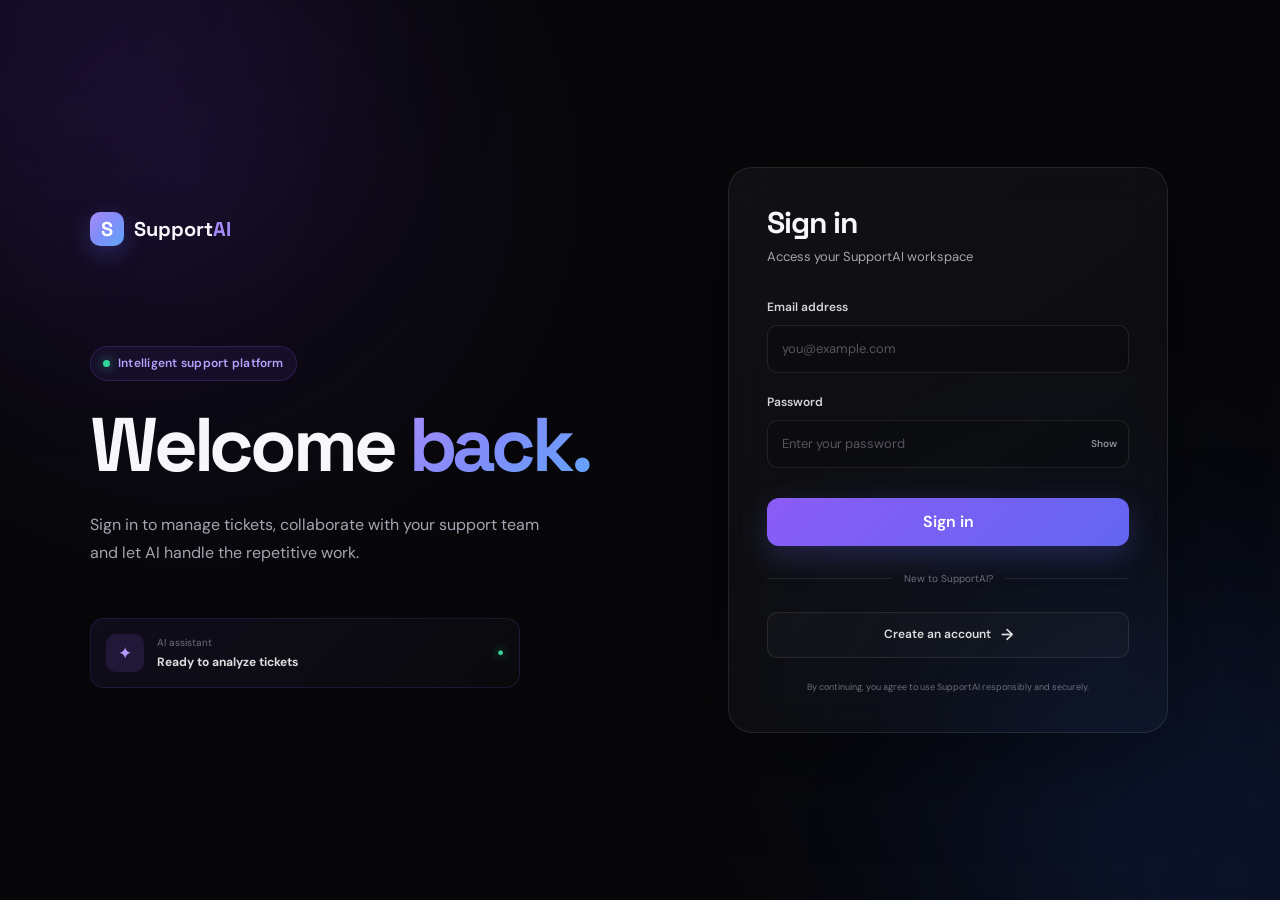
<file: frontend/agent-all-tickets.html>
<!DOCTYPE html>
<html lang="en">
<head>
    <meta charset="UTF-8">

    <meta
        name="viewport"
        content="width=device-width, initial-scale=1.0"
    >

    <title>All Tickets | SupportAI</title>

    <script src="js/route-guard.js"></script>

    <script>
        window.location.replace("agent-tickets.html");
    </script>
</head>

<body>

    <p>Redirecting to Agent Tickets...</p>

</body>
</html>
</file>
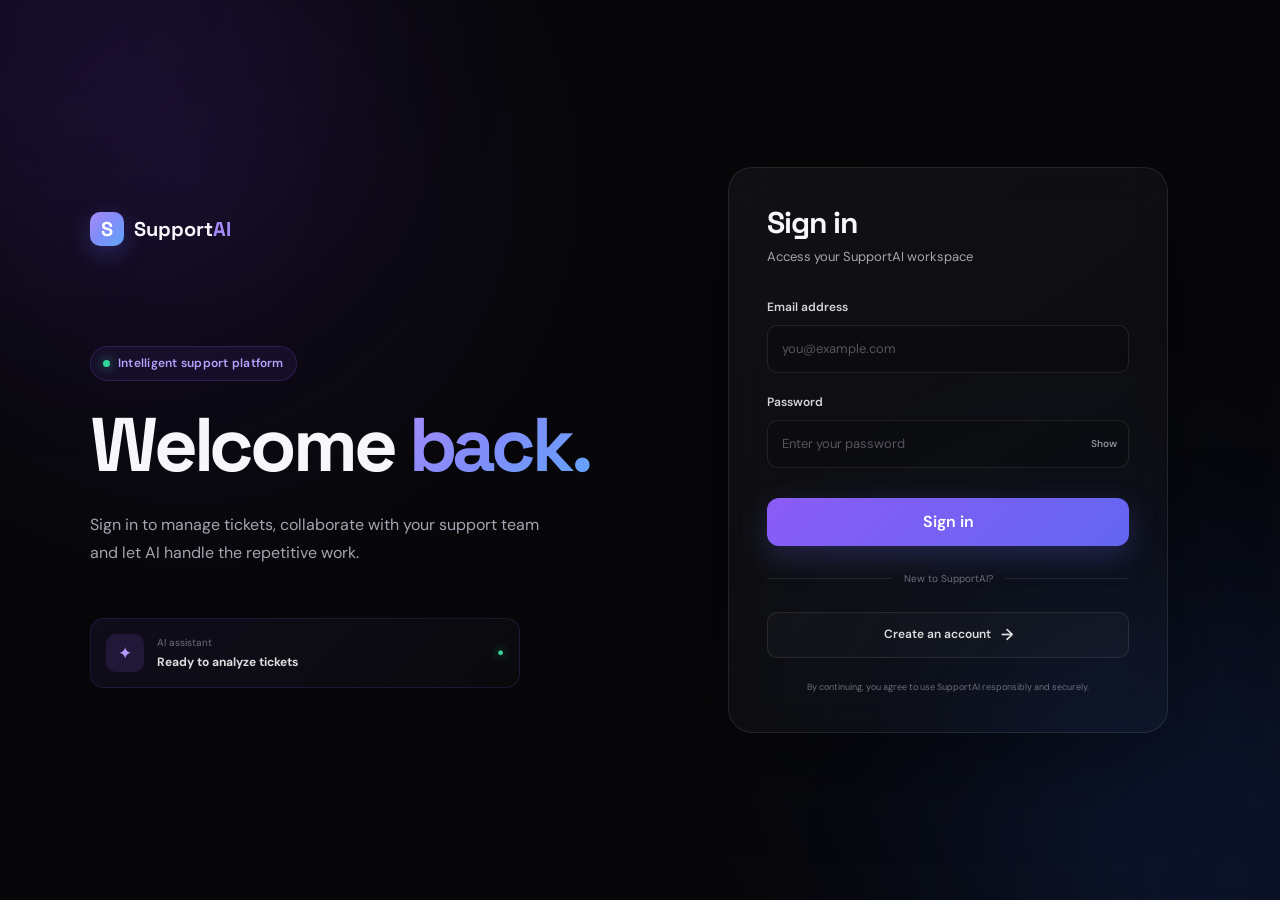
<file: frontend/agent-dashboard.html>
<!DOCTYPE html>
<html lang="en">
<head>
    <meta charset="UTF-8">

    <meta
        name="viewport"
        content="width=device-width, initial-scale=1.0"
    >

    <title>Agent Dashboard | SupportAI</title>

    <link
        rel="stylesheet"
        href="css/style.css"
    >

    <link
        rel="stylesheet"
        href="css/agent-dashboard.css"
    >
</head>

<body class="agent-page">

    <!-- =========================
         SIDEBAR
    ========================== -->

    <aside class="sidebar">

        <div class="brand">

            <div class="brand-mark">
                S
            </div>

            <div class="brand-text">
                <strong>SupportAI</strong>
                <span>Agent Portal</span>
            </div>

        </div>


        <!-- Navigation -->

        <nav class="sidebar-nav">

            <a
                href="agent-dashboard.html"
                class="nav-item active"
            >
                <span class="nav-icon">⌂</span>
                <span>Dashboard</span>
            </a>


            <a
                href="agent-tickets.html"
                class="nav-item"
            >
                <span class="nav-icon">▣</span>
                <span>My Tickets</span>
            </a>


            <a
                href="agent-all-tickets.html"
                class="nav-item"
            >
                <span class="nav-icon">◫</span>
                <span>All Tickets</span>
            </a>

        </nav>


        <!-- Sidebar bottom -->

        <div class="sidebar-bottom">

            <div class="help-card">

                <div class="help-icon">
                    ✦
                </div>

                <div>
                    <strong>Need help?</strong>
                    <span>SupportAI workspace</span>
                </div>

            </div>


            <button
                class="logout-button"
                id="logoutButton"
            >
                <span>↪</span>
                Logout
            </button>

        </div>

    </aside>


    <!-- =========================
         MAIN CONTENT
    ========================== -->

    <main class="main-content">

        <!-- Top bar -->

        <header class="topbar">

            <div class="topbar-left">

                <p class="eyebrow">
                    AGENT WORKSPACE
                </p>

                <h1>
                    Good to see you,
                    <span id="agentName">
                        Agent
                    </span>
                </h1>

                <p class="page-subtitle">
                    Manage your assigned support tickets
                    and resolve customer issues efficiently.
                </p>

            </div>


            <div class="topbar-right">

                <div class="status-indicator">
                    <span class="status-dot"></span>
                    Online
                </div>

                <div class="agent-avatar" id="agentAvatar">
                    A
                </div>

            </div>

        </header>


        <!-- =========================
             STATISTICS
        ========================== -->

        <section class="stats-grid">

            <!-- Total -->

            <div class="stat-card">

                <div class="stat-card-top">

                    <span class="stat-label">
                        TOTAL TICKETS
                    </span>

                    <span class="stat-icon">
                        ◫
                    </span>

                </div>

                <div
                    class="stat-value"
                    id="totalTickets"
                >
                    0
                </div>

                <p class="stat-description">
                    Tickets assigned to you
                </p>

            </div>


            <!-- Open -->

            <div class="stat-card">

                <div class="stat-card-top">

                    <span class="stat-label">
                        OPEN
                    </span>

                    <span class="stat-icon">
                        ○
                    </span>

                </div>

                <div
                    class="stat-value"
                    id="openTickets"
                >
                    0
                </div>

                <p class="stat-description">
                    Waiting for action
                </p>

            </div>


            <!-- In Progress -->

            <div class="stat-card">

                <div class="stat-card-top">

                    <span class="stat-label">
                        IN PROGRESS
                    </span>

                    <span class="stat-icon">
                        ◌
                    </span>

                </div>

                <div
                    class="stat-value"
                    id="inProgressTickets"
                >
                    0
                </div>

                <p class="stat-description">
                    Currently being handled
                </p>

            </div>


            <!-- Resolved -->

            <div class="stat-card">

                <div class="stat-card-top">

                    <span class="stat-label">
                        RESOLVED
                    </span>

                    <span class="stat-icon">
                        ✓
                    </span>

                </div>

                <div
                    class="stat-value"
                    id="resolvedTickets"
                >
                    0
                </div>

                <p class="stat-description">
                    Successfully resolved
                </p>

            </div>

        </section>


        <!-- =========================
             SECONDARY STATS
        ========================== -->

        <section class="secondary-grid">

            <div class="mini-stat-card">

                <div class="mini-stat-icon">
                    ★
                </div>

                <div>

                    <span class="mini-stat-label">
                        CUSTOMER RATING
                    </span>

                    <strong id="averageRating">
                        —
                    </strong>

                </div>

            </div>


            <div class="mini-stat-card">

                <div class="mini-stat-icon">
                    AI
                </div>

                <div>

                    <span class="mini-stat-label">
                        AI ANALYZED
                    </span>

                    <strong id="aiAnalyzedTickets">
                        0
                    </strong>

                </div>

            </div>


            <div class="mini-stat-card">

                <div class="mini-stat-icon">
                    ◈
                </div>

                <div>

                    <span class="mini-stat-label">
                        CLOSED
                    </span>

                    <strong id="closedTickets">
                        0
                    </strong>

                </div>

            </div>

        </section>


        <!-- =========================
             TICKET SECTION
        ========================== -->

        <section class="tickets-section">

            <div class="section-header">

                <div>

                    <p class="eyebrow">
                        WORK QUEUE
                    </p>

                    <h2>
                        Assigned tickets
                    </h2>

                    <p>
                        Tickets currently assigned to your account.
                    </p>

                </div>


                <a
                    href="agent-tickets.html"
                    class="view-all-button"
                >
                    View all
                    <span>→</span>
                </a>

            </div>


            <!-- Loading -->

            <div
                class="dashboard-loading"
                id="dashboardLoading"
            >

                <div class="loading-spinner"></div>

                <span>
                    Loading your workspace...
                </span>

            </div>


            <!-- Error -->

            <div
                class="dashboard-error"
                id="dashboardError"
                hidden
            >

                <div class="error-icon">
                    !
                </div>

                <div>

                    <strong>
                        Unable to load dashboard
                    </strong>

                    <p id="dashboardErrorMessage">
                        Something went wrong.
                    </p>

                </div>

                <button
                    id="retryButton"
                    type="button"
                >
                    Retry
                </button>

            </div>


            <!-- Ticket table -->

            <div
                class="ticket-table-wrapper"
                id="ticketTableWrapper"
                hidden
            >

                <table class="ticket-table">

                    <thead>

                        <tr>

                            <th>
                                TICKET
                            </th>

                            <th>
                                CATEGORY
                            </th>

                            <th>
                                PRIORITY
                            </th>

                            <th>
                                STATUS
                            </th>

                            <th>
                                CREATED
                            </th>

                            <th>
                            </th>

                        </tr>

                    </thead>

                    <tbody id="ticketTableBody">

                    </tbody>

                </table>

            </div>


            <!-- Empty -->

            <div
                class="empty-state"
                id="emptyState"
                hidden
            >

                <div class="empty-icon">
                    ✓
                </div>

                <h3>
                    Your queue is clear
                </h3>

                <p>
                    You currently have no tickets assigned to you.
                </p>

            </div>

        </section>


        <!-- =========================
             ANALYTICS
        ========================== -->

        <section class="analytics-grid">

            <!-- Priority -->

            <div class="analytics-card">

                <div class="analytics-header">

                    <div>

                        <p class="eyebrow">
                            DISTRIBUTION
                        </p>

                        <h3>
                            Tickets by priority
                        </h3>

                    </div>

                    <span class="analytics-icon">
                        ◈
                    </span>

                </div>


                <div
                    class="distribution-list"
                    id="priorityDistribution"
                >

                    <div class="distribution-empty">
                        No priority data yet
                    </div>

                </div>

            </div>


            <!-- Category -->

            <div class="analytics-card">

                <div class="analytics-header">

                    <div>

                        <p class="eyebrow">
                            CATEGORIES
                        </p>

                        <h3>
                            Tickets by category
                        </h3>

                    </div>

                    <span class="analytics-icon">
                        ◫
                    </span>

                </div>


                <div
                    class="distribution-list"
                    id="categoryDistribution"
                >

                    <div class="distribution-empty">
                        No category data yet
                    </div>

                </div>

            </div>

        </section>


        <!-- =========================
             AI INFORMATION
        ========================== -->

        <section class="ai-banner">

            <div class="ai-banner-icon">
                ✦
            </div>

            <div class="ai-banner-content">

                <p class="eyebrow">
                    AI-POWERED SUPPORT
                </p>

                <h2>
                    Resolve tickets faster with SupportAI
                </h2>

                <p>
                    Use AI to automatically analyze ticket descriptions,
                    identify category and priority, and generate a
                    professional response suggestion.
                </p>

            </div>


            <a
                href="agent-tickets.html"
                class="ai-banner-button"
            >
                Open ticket queue
                <span>→</span>
            </a>

        </section>

    </main>


    <!-- =========================
         JAVASCRIPT
    ========================== -->
    <script src="js/route-guard.js"></script>
    <script src="js/agent-dashboard.js"></script>

</body>
</html>
</file>
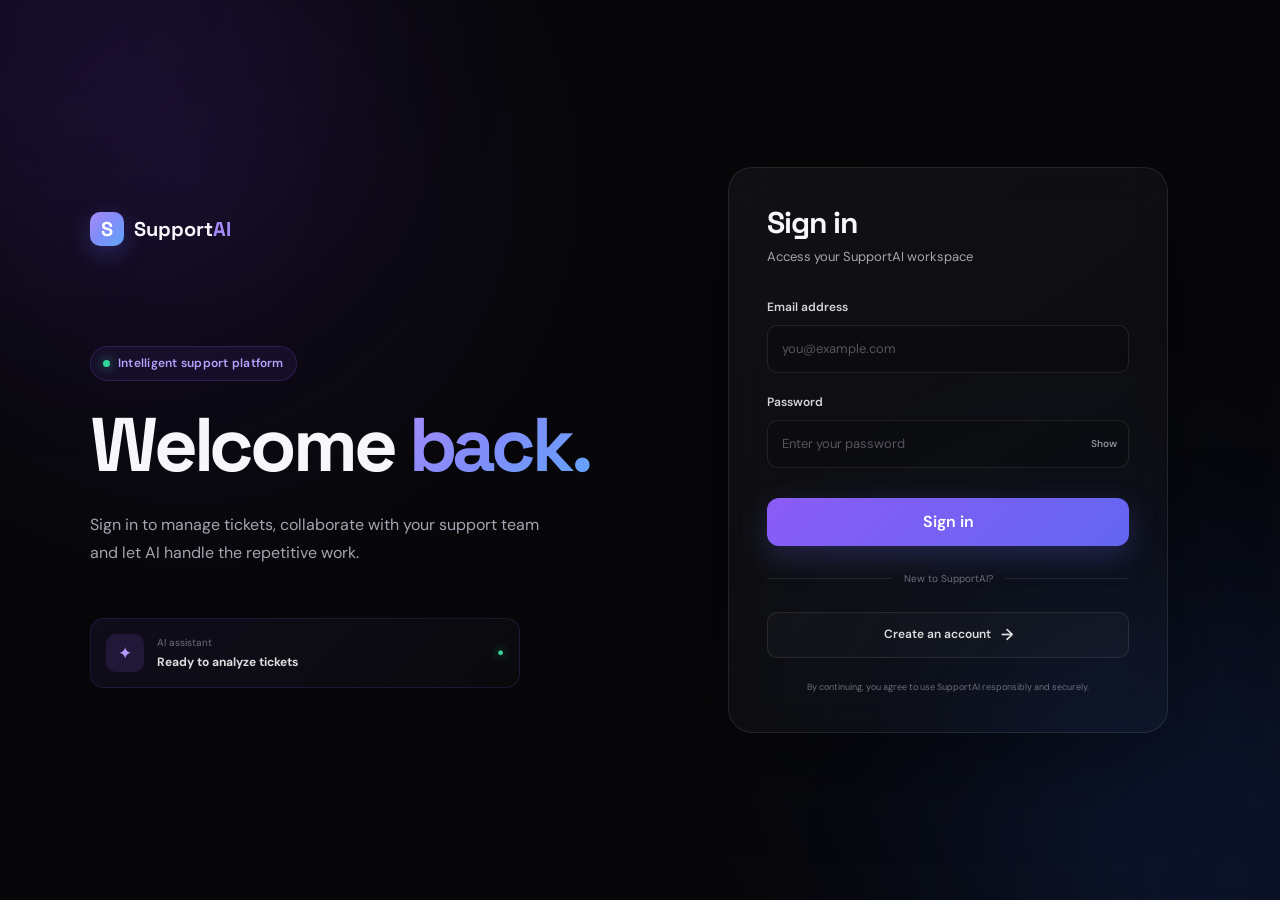
<file: frontend/agent-ticket-details.html>
<!DOCTYPE html>
<html lang="en">

<head>

    <meta charset="UTF-8">

    <meta
        name="viewport"
        content="width=device-width, initial-scale=1.0"
    >

    <title>
        Agent Ticket | SupportAI
    </title>

    <link
        rel="stylesheet"
        href="css/style.css"
    >

    <link
        rel="stylesheet"
        href="css/agent-ticket-details.css"
    >

</head>


<body class="agent-ticket-page">


    <!-- =====================================
         SIDEBAR
    ====================================== -->

    <aside class="sidebar">

        <div class="brand">

            <div class="brand-mark">
                S
            </div>

            <div class="brand-text">

                <strong>
                    SupportAI
                </strong>

                <span>
                    Agent Portal
                </span>

            </div>

        </div>


        <nav class="sidebar-nav">

            <a
                href="agent-dashboard.html"
                class="nav-item"
            >
                <span class="nav-icon">
                    ⌂
                </span>

                <span>
                    Dashboard
                </span>

            </a>


            <a
                href="agent-tickets.html"
                class="nav-item"
            >
                <span class="nav-icon">
                    ▣
                </span>

                <span>
                    My Tickets
                </span>

            </a>


            <a
                href="agent-all-tickets.html"
                class="nav-item"
            >
                <span class="nav-icon">
                    ◫
                </span>

                <span>
                    All Tickets
                </span>

            </a>

        </nav>


        <div class="sidebar-bottom">

            <div class="help-card">

                <div class="help-icon">
                    ✦
                </div>

                <div>

                    <strong>
                        Need help?
                    </strong>

                    <span>
                        SupportAI workspace
                    </span>

                </div>

            </div>


            <button
                class="logout-button"
                id="logoutButton"
            >

                <span>
                    ↪
                </span>

                Logout

            </button>

        </div>

    </aside>



    <!-- =====================================
         MAIN CONTENT
    ====================================== -->

    <main class="main-content">


        <!-- =================================
             TOP BAR
        ================================== -->

        <header class="page-header">

            <div>

                <a
                    href="agent-dashboard.html"
                    class="back-link"
                >
                    ← Back to dashboard
                </a>


                <div class="ticket-heading">

                    <div>

                        <p class="eyebrow">
                            SUPPORT TICKET
                        </p>

                        <h1 id="ticketTitle">
                            Loading ticket...
                        </h1>

                        <p
                            class="ticket-created"
                            id="ticketCreated"
                        >
                            Loading...
                        </p>

                    </div>


                    <div
                        class="header-status"
                        id="headerStatus"
                    >
                        Open
                    </div>

                </div>

            </div>

        </header>



        <!-- =================================
             LOADING
        ================================== -->

        <section
            class="page-loading"
            id="pageLoading"
        >

            <div class="loading-spinner"></div>

            <p>
                Loading ticket details...
            </p>

        </section>



        <!-- =================================
             ERROR
        ================================== -->

        <section
            class="page-error"
            id="pageError"
            hidden
        >

            <div class="error-symbol">
                !
            </div>

            <div>

                <h3>
                    Unable to load ticket
                </h3>

                <p id="errorMessage">
                    Something went wrong.
                </p>

            </div>

            <button
                type="button"
                id="retryButton"
            >
                Retry
            </button>

        </section>



        <!-- =================================
             CONTENT
        ================================== -->

        <div
            class="ticket-layout"
            id="ticketLayout"
            hidden
        >


            <!-- =================================
                 LEFT COLUMN
            ================================== -->

            <div class="left-column">


                <!-- ISSUE -->

                <section class="content-card">

                    <div class="card-label">
                        ISSUE
                    </div>

                    <h2>
                        Customer description
                    </h2>

                    <p
                        class="description"
                        id="ticketDescription"
                    >
                    </p>


                    <!-- SCREENSHOT -->

                    <div
                        class="screenshot-section"
                        id="screenshotSection"
                        hidden
                    >

                        <div class="sub-label">
                            CUSTOMER SCREENSHOT
                        </div>

                        <a
                            id="ticketImageLink"
                            href="#"
                            target="_blank"
                            rel="noopener noreferrer"
                        >

                            <img
                                id="ticketImage"
                                src=""
                                alt="Customer uploaded screenshot"
                            >

                        </a>

                    </div>

                </section>



                <!-- =================================
                     AI ANALYSIS
                ================================== -->

                <section class="ai-card">

                    <div class="ai-card-header">

                        <div class="ai-heading">

                            <div class="ai-icon">
                                ✦
                            </div>

                            <div>

                                <p class="eyebrow">
                                    SUPPORTAI INTELLIGENCE
                                </p>

                                <h2>
                                    AI Ticket Analysis
                                </h2>

                            </div>

                        </div>


                        <button
                            type="button"
                            class="ai-button"
                            id="analyzeButton"
                        >

                            <span id="analyzeButtonText">
                                Analyze ticket
                            </span>

                            <span
                                class="button-spinner"
                                id="analyzeSpinner"
                                hidden
                            ></span>

                        </button>

                    </div>


                    <p class="ai-description">
                        Analyze the customer's issue to automatically
                        identify the category, priority and generate
                        a professional response suggestion.
                    </p>


                    <!-- AI RESULTS -->

                    <div
                        class="ai-results"
                        id="aiResults"
                        hidden
                    >

                        <div class="ai-result-grid">


                            <div class="ai-result-box">

                                <span>
                                    AI CATEGORY
                                </span>

                                <strong
                                    id="aiCategory"
                                >
                                    —
                                </strong>

                            </div>


                            <div class="ai-result-box">

                                <span>
                                    AI PRIORITY
                                </span>

                                <strong
                                    id="aiPriority"
                                >
                                    —
                                </strong>

                            </div>

                        </div>


                        <div class="suggested-response">

                            <div class="suggested-header">

                                <span>
                                    SUGGESTED RESPONSE
                                </span>

                                <button
                                    type="button"
                                    id="copyResponseButton"
                                >
                                    Copy
                                </button>

                            </div>


                            <p id="aiResponse">
                            </p>

                        </div>

                    </div>


                    <div
                        class="ai-empty"
                        id="aiEmpty"
                    >

                        <div class="ai-empty-icon">
                            ✦
                        </div>

                        <p>
                            AI analysis hasn't been run for this ticket yet.
                        </p>

                    </div>

                </section>



                <!-- =================================
                     CONVERSATION
                ================================== -->

                <section class="content-card conversation-card">

                    <div class="card-label">
                        CUSTOMER COMMUNICATION
                    </div>

                    <h2>
                        Support conversation
                    </h2>


                    <!-- MESSAGES -->

                    <div
                        class="messages"
                        id="messages"
                    >

                        <div class="messages-empty">
                            No messages yet.
                        </div>

                    </div>


                    <!-- SEND RESPONSE -->

                    <div class="response-box">

                        <textarea
                            id="messageInput"
                            placeholder="Write a response to the customer..."
                            rows="5"
                        ></textarea>


                        <div class="response-footer">

                            <span>
                                Your response will be visible to the customer.
                            </span>

                            <button
                                type="button"
                                class="send-button"
                                id="sendMessageButton"
                            >

                                <span id="sendButtonText">
                                    Send response
                                </span>

                                <span
                                    class="button-spinner"
                                    id="sendSpinner"
                                    hidden
                                ></span>

                            </button>

                        </div>

                    </div>

                </section>


            </div>



            <!-- =================================
                 RIGHT COLUMN
            ================================== -->

            <aside class="right-column">


                <!-- TICKET INFORMATION -->

                <section class="side-card">

                    <div class="card-label">
                        TICKET INFORMATION
                    </div>


                    <div class="info-list">


                        <div class="info-row">

                            <span>
                                Ticket ID
                            </span>

                            <strong id="ticketId">
                                —
                            </strong>

                        </div>


                        <div class="info-row">

                            <span>
                                Status
                            </span>

                            <strong id="ticketStatus">
                                —
                            </strong>

                        </div>


                        <div class="info-row">

                            <span>
                                Category
                            </span>

                            <strong id="ticketCategory">
                                —
                            </strong>

                        </div>


                        <div class="info-row">

                            <span>
                                Priority
                            </span>

                            <strong id="ticketPriority">
                                —
                            </strong>

                        </div>


                        <div class="info-row">

                            <span>
                                Customer ID
                            </span>

                            <strong id="customerId">
                                —
                            </strong>

                        </div>


                        <div class="info-row">

                            <span>
                                Assigned Agent
                            </span>

                            <strong id="assignedAgent">
                                You
                            </strong>

                        </div>


                        <div class="info-row">

                            <span>
                                Created
                            </span>

                            <strong id="createdDate">
                                —
                            </strong>

                        </div>

                    </div>

                </section>



                <!-- =================================
                     STATUS MANAGEMENT
                ================================== -->

                <section class="side-card">

                    <div class="card-label">
                        TICKET MANAGEMENT
                    </div>

                    <h3>
                        Update status
                    </h3>

                    <p class="side-description">
                        Keep the customer informed by updating
                        the ticket's current progress.
                    </p>


                    <label
                        class="field-label"
                        for="statusSelect"
                    >
                        STATUS
                    </label>

                    <select
                        id="statusSelect"
                        class="status-select"
                    >

                        <option value="open">
                            Open
                        </option>

                        <option value="in_progress">
                            In Progress
                        </option>

                        <option value="resolved">
                            Resolved
                        </option>

                        <option value="closed">
                            Closed
                        </option>

                    </select>


                    <button
                        type="button"
                        class="update-status-button"
                        id="updateStatusButton"
                    >

                        <span id="statusButtonText">
                            Update status
                        </span>

                        <span
                            class="button-spinner"
                            id="statusSpinner"
                            hidden
                        ></span>

                    </button>


                    <p
                        class="action-message"
                        id="statusMessage"
                        hidden
                    ></p>

                </section>



                <!-- =================================
                     AI QUICK TIP
                ================================== -->

                <section class="tip-card">

                    <div class="tip-icon">
                        ✦
                    </div>

                    <div>

                        <p class="card-label">
                            AGENT TIP
                        </p>

                        <h3>
                            Let AI handle the first analysis
                        </h3>

                        <p>
                            Run AI analysis before responding.
                            It can identify the issue and give
                            you a professional response starting point.
                        </p>

                    </div>

                </section>



                <!-- =================================
                     TICKET JOURNEY
                ================================== -->

                <section class="side-card journey-card">

                    <div class="card-label">
                        TICKET JOURNEY
                    </div>


                    <div class="journey">


                        <div
                            class="journey-step"
                            data-step="open"
                        >

                            <div class="journey-number">
                                ✓
                            </div>

                            <div>

                                <strong>
                                    Ticket created
                                </strong>

                                <span>
                                    Customer submitted the request.
                                </span>

                            </div>

                        </div>


                        <div
                            class="journey-step"
                            data-step="in_progress"
                        >

                            <div class="journey-number">
                                2
                            </div>

                            <div>

                                <strong>
                                    In progress
                                </strong>

                                <span>
                                    Agent is working on the issue.
                                </span>

                            </div>

                        </div>


                        <div
                            class="journey-step"
                            data-step="resolved"
                        >

                            <div class="journey-number">
                                3
                            </div>

                            <div>

                                <strong>
                                    Resolved
                                </strong>

                                <span>
                                    Issue has been resolved.
                                </span>

                            </div>

                        </div>


                        <div
                            class="journey-step"
                            data-step="closed"
                        >

                            <div class="journey-number">
                                4
                            </div>

                            <div>

                                <strong>
                                    Closed
                                </strong>

                                <span>
                                    Ticket completed.
                                </span>

                            </div>

                        </div>


                    </div>

                </section>

            </aside>

        </div>

    </main>


    <script src="js/route-guard.js"></script>
    <script src="js/agent-ticket-details.js"></script>

</body>

</html>
</file>
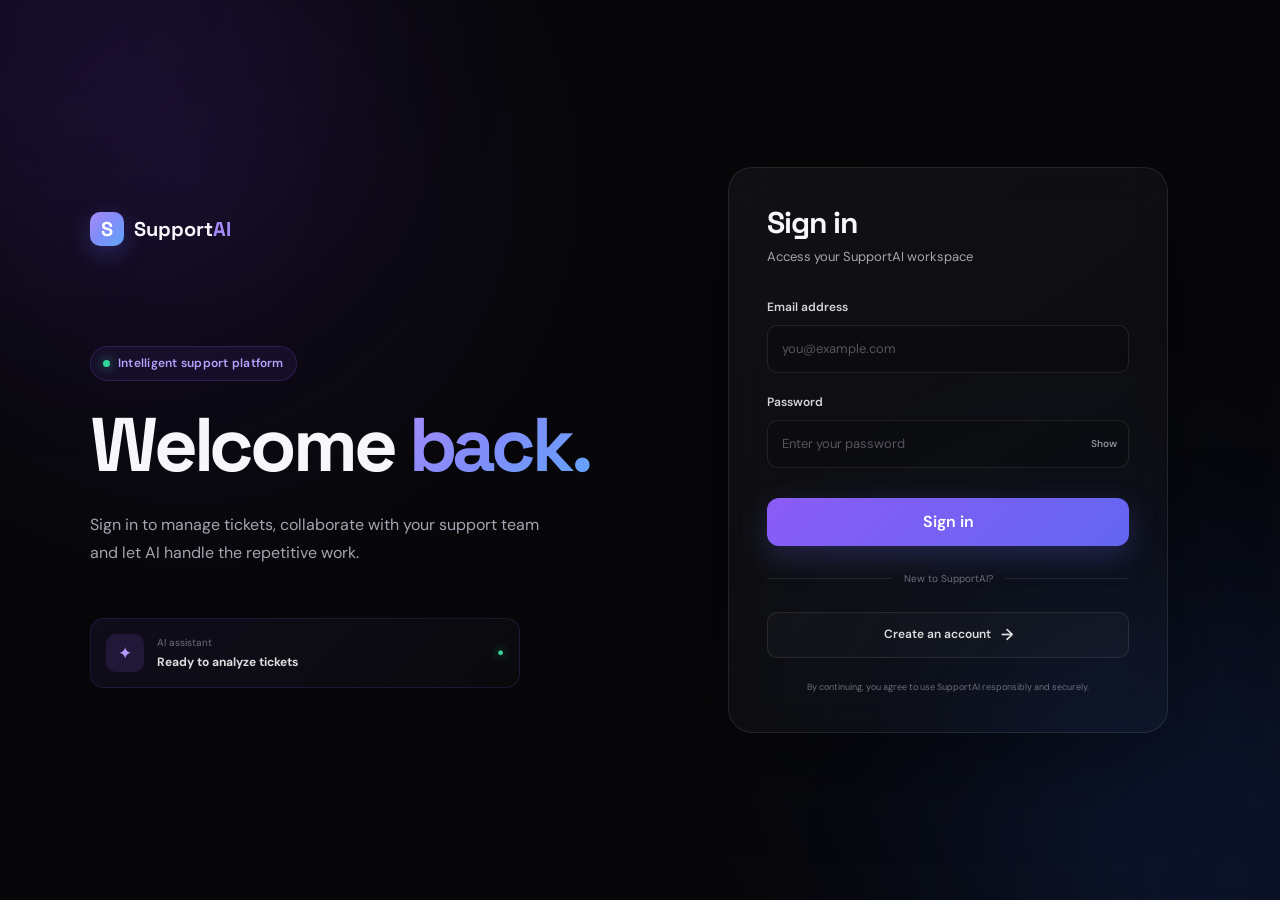
<file: frontend/agent-tickets.html>
<!DOCTYPE html>
<html lang="en">
<head>
    <meta charset="UTF-8">
    <meta name="viewport" content="width=device-width, initial-scale=1.0">

    <title>Assigned Tickets | SupportAI</title>

    <link rel="stylesheet" href="css/style.css">
    <link rel="stylesheet" href="css/agent-tickets.css">
</head>

<body>

    <div class="agent-tickets-page">

        <!-- NAVBAR -->
        <header class="agent-navbar">

            <div class="navbar-left">

                <a href="agent-dashboard.html" class="brand">
                    <span class="brand-icon">S</span>
                    <span>SupportAI</span>
                </a>

                <nav class="nav-links">
                    <a href="agent-dashboard.html">
                        Dashboard
                    </a>

                    <a href="agent-tickets.html" class="active">
                        Assigned Tickets
                    </a>
                </nav>

            </div>

            <div class="navbar-right">

                <div class="agent-profile">
                    <div class="profile-avatar" id="profileAvatar">
                        A
                    </div>

                    <div class="profile-info">
                        <strong id="agentName">
                            Agent
                        </strong>

                        <span>
                            Support Agent
                        </span>
                    </div>
                </div>

                <button
                    type="button"
                    id="logoutButton"
                    class="logout-button"
                >
                    Logout
                </button>

            </div>

        </header>


        <!-- MAIN -->
        <main class="tickets-main">

            <!-- PAGE HEADER -->
            <section class="page-header">

                <div>

                    <span class="eyebrow">
                        SUPPORT OPERATIONS
                    </span>

                    <h1>
                        Assigned Tickets
                    </h1>

                    <p>
                        Review and manage the support tickets
                        assigned to you.
                    </p>

                </div>

                <a
                    href="agent-dashboard.html"
                    class="back-button"
                >
                    ← Dashboard
                </a>

            </section>


            <!-- SUMMARY -->
            <section class="summary-grid">

                <div class="summary-card">
                    <div class="summary-label">
                        Total Assigned
                    </div>

                    <div
                        class="summary-value"
                        id="totalTickets"
                    >
                        0
                    </div>
                </div>


                <div class="summary-card">
                    <div class="summary-label">
                        Open
                    </div>

                    <div
                        class="summary-value"
                        id="openTickets"
                    >
                        0
                    </div>
                </div>


                <div class="summary-card">
                    <div class="summary-label">
                        In Progress
                    </div>

                    <div
                        class="summary-value"
                        id="activeTickets"
                    >
                        0
                    </div>
                </div>


                <div class="summary-card">
                    <div class="summary-label">
                        Resolved
                    </div>

                    <div
                        class="summary-value"
                        id="resolvedTickets"
                    >
                        0
                    </div>
                </div>

            </section>


            <!-- FILTERS -->
            <section class="filter-panel">

                <div class="search-wrapper">

                    <span class="search-icon">
                        ⌕
                    </span>

                    <input
                        type="text"
                        id="searchInput"
                        placeholder="Search by ticket ID, title or description..."
                    >

                </div>


                <select id="statusFilter">
                    <option value="all">
                        All Statuses
                    </option>

                    <option value="open">
                        Open
                    </option>

                    <option value="in_progress">
                        In Progress
                    </option>

                    <option value="resolved">
                        Resolved
                    </option>

                    <option value="closed">
                        Closed
                    </option>
                </select>


                <select id="priorityFilter">
                    <option value="all">
                        All Priorities
                    </option>

                    <option value="critical">
                        Critical
                    </option>

                    <option value="high">
                        High
                    </option>

                    <option value="medium">
                        Medium
                    </option>

                    <option value="low">
                        Low
                    </option>
                </select>


                <select id="categoryFilter">
                    <option value="all">
                        All Categories
                    </option>

                    <option value="technical">
                        Technical
                    </option>

                    <option value="billing">
                        Billing
                    </option>

                    <option value="account">
                        Account
                    </option>

                    <option value="access">
                        Access
                    </option>

                    <option value="hardware">
                        Hardware
                    </option>

                    <option value="software">
                        Software
                    </option>

                    <option value="other">
                        Other
                    </option>
                </select>

            </section>


            <!-- ERROR -->
            <div
                id="errorMessage"
                class="error-message"
                hidden
            ></div>


            <!-- LOADING -->
            <div
                id="loadingState"
                class="loading-state"
            >
                <div class="loader"></div>

                <p>
                    Loading assigned tickets...
                </p>
            </div>


            <!-- TICKET TABLE -->
            <section
                id="ticketsSection"
                class="tickets-section"
                hidden
            >

                <div class="table-header">

                    <div>
                        <h2>
                            Ticket Queue
                        </h2>

                        <span id="resultCount">
                            0 tickets
                        </span>
                    </div>

                </div>


                <div class="table-container">

                    <table>

                        <thead>

                            <tr>
                                <th>Ticket</th>
                                <th>Customer</th>
                                <th>Category</th>
                                <th>Priority</th>
                                <th>Status</th>
                                <th>AI</th>
                                <th>Created</th>
                                <th></th>
                            </tr>

                        </thead>

                        <tbody id="ticketsTableBody">
                        </tbody>

                    </table>

                </div>


                <!-- EMPTY -->
                <div
                    id="emptyState"
                    class="empty-state"
                    hidden
                >

                    <div class="empty-icon">
                        ✓
                    </div>

                    <h3>
                        No tickets found
                    </h3>

                    <p>
                        No assigned tickets match
                        your current filters.
                    </p>

                </div>

            </section>

        </main>

    </div>

    <script src="js/route-guard.js"></script>
    <script src="js/agent-tickets.js"></script>

</body>
</html>
</file>
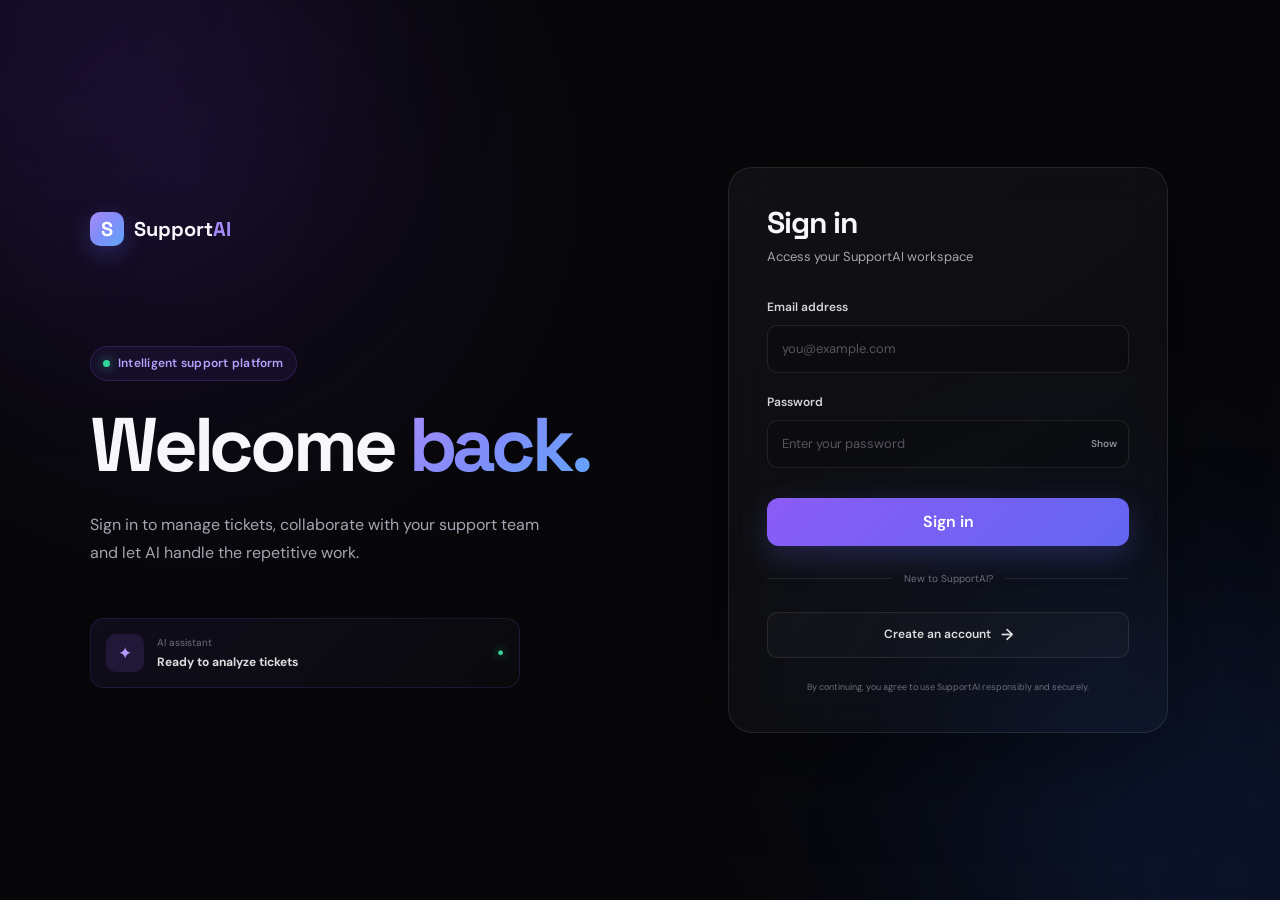
<file: frontend/create-ticket.html>
<!DOCTYPE html>
<html lang="en">
<head>
    <meta charset="UTF-8">
    <meta name="viewport" content="width=device-width, initial-scale=1.0">

    <title>Create Ticket | SupportAI</title>

    <link rel="preconnect" href="https://fonts.googleapis.com">
    <link rel="preconnect" href="https://fonts.gstatic.com" crossorigin>

    <link
        href="https://fonts.googleapis.com/css2?family=DM+Sans:wght@400;500;600;700&family=Space+Grotesk:wght@500;600;700&display=swap"
        rel="stylesheet"
    >

    <link rel="stylesheet" href="css/style.css">
    <link rel="stylesheet" href="css/dashboard.css">
    <link rel="stylesheet" href="css/create-ticket.css">
</head>

<body class="dashboard-page">

    <!-- =========================
         SIDEBAR
    ========================== -->

    <aside class="sidebar">

        <div class="sidebar-brand">

            <div class="brand-mark">
                S
            </div>

            <div>
                <div class="brand-name">
                    SupportAI
                </div>

                <div class="brand-caption">
                    Customer Portal
                </div>
            </div>

        </div>


        <nav class="sidebar-nav">

            <a
                href="dashboard.html"
                class="nav-item"
            >
                <span class="nav-icon">⌂</span>
                <span>Dashboard</span>
            </a>


            <a
                href="tickets.html"
                class="nav-item"
            >
                <span class="nav-icon">◫</span>
                <span>My Tickets</span>
            </a>


            <a
                href="create-ticket.html"
                class="nav-item active"
            >
                <span class="nav-icon">＋</span>
                <span>Create Ticket</span>
            </a>

        </nav>


        <div class="sidebar-bottom">

            <div class="sidebar-help">

                <div class="help-icon">
                    ✦
                </div>

                <div>
                    <strong>
                        Need help?
                    </strong>

                    <p>
                        Our support team is here.
                    </p>
                </div>

            </div>


            <button
                class="logout-button"
                id="logoutButton"
            >
                <span>↪</span>
                Logout
            </button>

        </div>

    </aside>


    <!-- =========================
         MAIN CONTENT
    ========================== -->

    <main class="dashboard-main create-ticket-main">

        <!-- PAGE HEADER -->

        <header class="create-ticket-header">

            <div>

                <p class="eyebrow">
                    SUPPORT CENTER
                </p>

                <h1>
                    Create a ticket
                </h1>

                <p class="header-subtitle">
                    Tell us what you're experiencing and we'll
                    get the right person on it.
                </p>

            </div>

        </header>


        <!-- =========================
             FORM LAYOUT
        ========================== -->

        <section class="create-ticket-layout">


            <!-- FORM -->

            <div class="create-ticket-card">

                <div class="form-card-header">

                    <div class="form-card-icon">
                        ＋
                    </div>

                    <div>

                        <h2>
                            Tell us about your issue
                        </h2>

                        <p>
                            Provide as much detail as possible
                            so our support team can help you faster.
                        </p>

                    </div>

                </div>


                <form
                    id="createTicketForm"
                    novalidate
                >


                    <!-- TITLE -->

                    <div class="form-group">

                        <label for="title">
                            Ticket title
                            <span>*</span>
                        </label>

                        <input
                            type="text"
                            id="title"
                            name="title"
                            placeholder="e.g. Unable to access my dashboard"
                            maxlength="200"
                            required
                        >

                        <div class="field-footer">

                            <small>
                                Give your issue a short, clear title.
                            </small>

                            <span id="titleCount">
                                0 / 200
                            </span>

                        </div>

                    </div>


                    <!-- CATEGORY + PRIORITY -->

                    <div class="form-row">


                        <div class="form-group">

                            <label for="category">
                                Category
                                <span>*</span>
                            </label>

                            <select
                                id="category"
                                name="category"
                                required
                            >

                                <option value="">
                                    Select category
                                </option>

                                <option value="technical">
                                    Technical
                                </option>

                                <option value="billing">
                                    Billing
                                </option>

                                <option value="account">
                                    Account
                                </option>

                                <option value="access">
                                    Access
                                </option>

                                <option value="hardware">
                                    Hardware
                                </option>

                                <option value="software">
                                    Software
                                </option>

                                <option value="other">
                                    Other
                                </option>

                            </select>

                        </div>


                        <div class="form-group">

                            <label for="priority">
                                Priority
                                <span>*</span>
                            </label>

                            <select
                                id="priority"
                                name="priority"
                                required
                            >

                                <option value="">
                                    Select priority
                                </option>

                                <option value="low">
                                    Low
                                </option>

                                <option value="medium">
                                    Medium
                                </option>

                                <option value="high">
                                    High
                                </option>

                                <option value="critical">
                                    Critical
                                </option>

                            </select>

                        </div>

                    </div>


                    <!-- DESCRIPTION -->

                    <div class="form-group">

                        <label for="description">
                            Describe the issue
                            <span>*</span>
                        </label>

                        <textarea
                            id="description"
                            name="description"
                            rows="7"
                            maxlength="3000"
                            placeholder="Describe what happened, what you expected to happen, and any steps you've already tried..."
                            required
                        ></textarea>

                        <div class="field-footer">

                            <small>
                                Include error messages or useful details.
                            </small>

                            <span id="descriptionCount">
                                0 / 3000
                            </span>

                        </div>

                    </div>


                    <!-- IMAGE -->

                    <div class="form-group">

                        <label>
                            Screenshot
                            <span class="optional">
                                Optional
                            </span>
                        </label>


                        <label
                            for="image"
                            class="upload-area"
                            id="uploadArea"
                        >

                            <input
                                type="file"
                                id="image"
                                name="image"
                                accept="image/png,image/jpeg,image/jpg,image/webp"
                                hidden
                            >


                            <div
                                class="upload-placeholder"
                                id="uploadPlaceholder"
                            >

                                <div class="upload-icon">
                                    ↑
                                </div>

                                <strong>
                                    Upload a screenshot
                                </strong>

                                <span>
                                    PNG, JPG or WEBP · Max 5 MB
                                </span>

                            </div>


                            <div
                                class="image-preview-container"
                                id="imagePreviewContainer"
                                hidden
                            >

                                <img
                                    id="imagePreview"
                                    alt="Selected screenshot preview"
                                >

                                <div class="preview-details">

                                    <strong id="imageName">
                                        image.png
                                    </strong>

                                    <span id="imageSize">
                                        0 KB
                                    </span>

                                    <button
                                        type="button"
                                        id="removeImage"
                                        class="remove-image"
                                    >
                                        Remove
                                    </button>

                                </div>

                            </div>

                        </label>

                    </div>


                    <!-- ERROR -->

                    <div
                        id="formError"
                        class="form-error"
                        hidden
                    ></div>


                    <!-- ACTIONS -->

                    <div class="form-actions">

                        <a
                            href="tickets.html"
                            class="cancel-button"
                        >
                            Cancel
                        </a>


                        <button
                            type="submit"
                            class="submit-ticket-button"
                            id="submitTicketButton"
                        >

                            <span id="submitButtonText">
                                Create ticket
                            </span>

                            <span
                                class="button-loader"
                                id="submitLoader"
                                hidden
                            ></span>

                        </button>

                    </div>

                </form>

            </div>


            <!-- RIGHT INFO PANEL -->

            <aside class="ticket-info-panel">


                <!-- AI CARD -->

                <div class="ai-info-card">

                    <div class="ai-card-orb">
                        ✦
                    </div>

                    <span class="ai-label">
                        AI-ASSISTED SUPPORT
                    </span>

                    <h3>
                        Faster routing.
                        Better support.
                    </h3>

                    <p>
                        SupportAI can analyze your ticket and
                        help our team understand the issue,
                        priority and best response.
                    </p>

                </div>


                <!-- TIPS -->

                <div class="tips-card">

                    <p class="panel-label">
                        TICKET TIPS
                    </p>

                    <h3>
                        Get help faster
                    </h3>


                    <div class="tip-item">

                        <div class="tip-number">
                            01
                        </div>

                        <div>
                            <strong>
                                Be specific
                            </strong>

                            <p>
                                Explain exactly what went wrong.
                            </p>
                        </div>

                    </div>


                    <div class="tip-item">

                        <div class="tip-number">
                            02
                        </div>

                        <div>
                            <strong>
                                Add context
                            </strong>

                            <p>
                                Mention what you were doing
                                before the problem occurred.
                            </p>
                        </div>

                    </div>


                    <div class="tip-item">

                        <div class="tip-number">
                            03
                        </div>

                        <div>
                            <strong>
                                Add a screenshot
                            </strong>

                            <p>
                                A screenshot can help identify
                                visual errors quickly.
                            </p>
                        </div>

                    </div>

                </div>


                <!-- RESPONSE TIME -->

                <div class="response-card">

                    <div class="response-icon">
                        ◷
                    </div>

                    <div>

                        <strong>
                            Typical response
                        </strong>

                        <span>
                            Our team will review your ticket
                            as soon as possible.
                        </span>

                    </div>

                </div>

            </aside>

        </section>

    </main>

    <script src="js/route-guard.js"></script>
    <script src="js/create-ticket.js"></script>

</body>
</html>
</file>
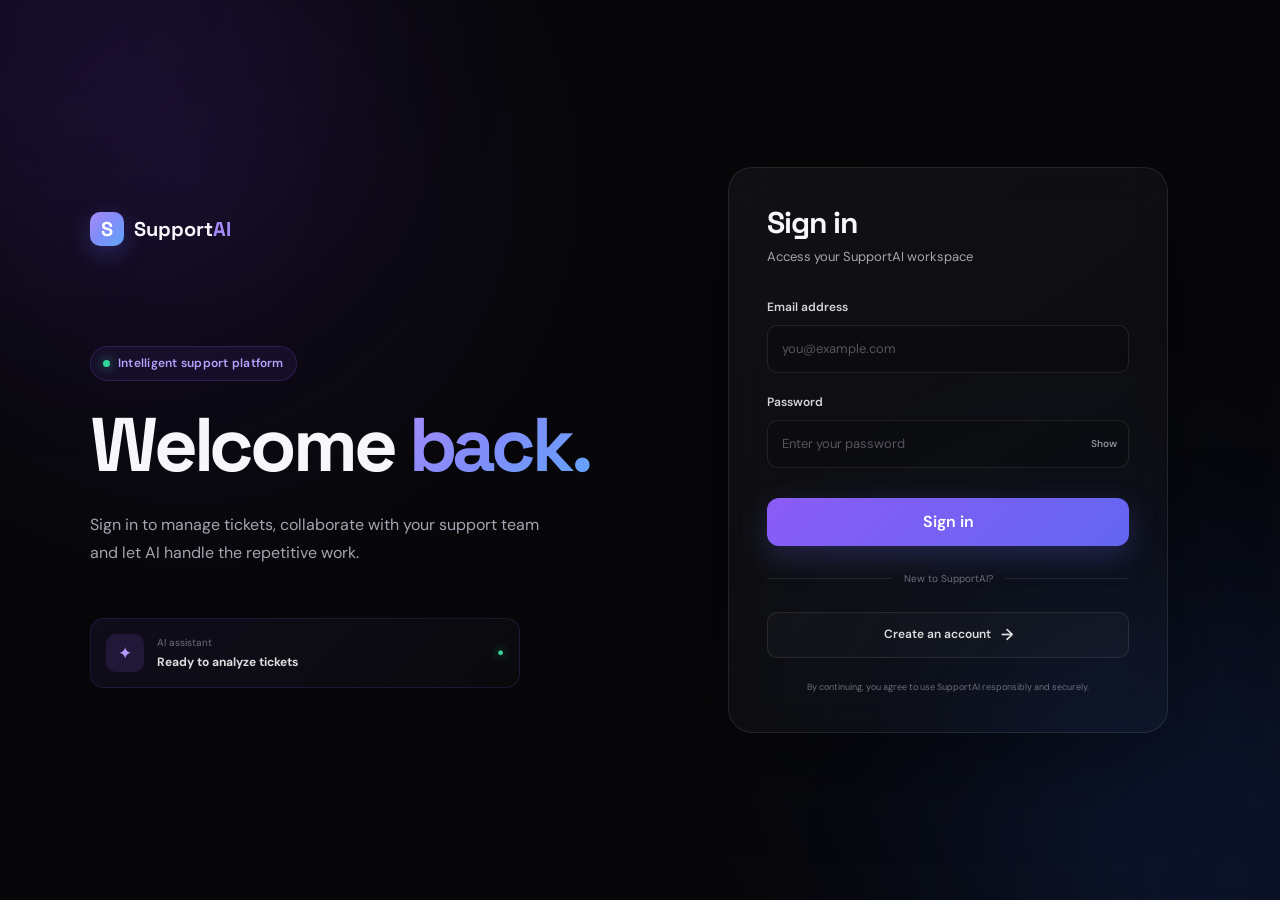
<file: frontend/dashboard.html>
<!DOCTYPE html>
<html lang="en">
<head>
    <meta charset="UTF-8">
    <meta name="viewport" content="width=device-width, initial-scale=1.0">

    <title>Dashboard | SupportAI</title>

    <link rel="preconnect" href="https://fonts.googleapis.com">
    <link rel="preconnect" href="https://fonts.gstatic.com" crossorigin>

    <link
        href="https://fonts.googleapis.com/css2?family=DM+Sans:wght@400;500;600;700&family=Space+Grotesk:wght@500;600;700&display=swap"
        rel="stylesheet"
    >

    <link rel="stylesheet" href="css/style.css">
    <link rel="stylesheet" href="css/dashboard.css">
</head>

<body class="dashboard-page">

    <!-- =========================
         SIDEBAR
    ========================== -->

    <aside class="sidebar">

        <div class="sidebar-brand">
            <div class="brand-mark">
                S
            </div>

            <div>
                <div class="brand-name">SupportAI</div>
                <div class="brand-caption">Customer Portal</div>
            </div>
        </div>


        <nav class="sidebar-nav">

            <a href="dashboard.html" class="nav-item active">
                <span class="nav-icon">⌂</span>
                <span>Dashboard</span>
            </a>

            <a href="tickets.html" class="nav-item">
                <span class="nav-icon">◫</span>
                <span>My Tickets</span>
            </a>

            <a href="create-ticket.html" class="nav-item">
                <span class="nav-icon">＋</span>
                <span>Create Ticket</span>
            </a>

        </nav>


        <div class="sidebar-bottom">

            <div class="sidebar-help">
                <div class="help-icon">✦</div>

                <div>
                    <strong>Need help?</strong>
                    <p>Our support team is here.</p>
                </div>
            </div>

            <button
                class="logout-button"
                id="logoutButton"
            >
                <span>↪</span>
                Logout
            </button>

        </div>

    </aside>


    <!-- =========================
         MAIN CONTENT
    ========================== -->

    <main class="dashboard-main">

        <!-- TOP BAR -->

        <header class="dashboard-header">

            <div>
                <p class="eyebrow">CUSTOMER PORTAL</p>

                <h1>
                    Welcome back,
                    <span id="customerName">there</span>.
                </h1>

                <p class="header-subtitle">
                    Here's what's happening with your support requests.
                </p>
            </div>


            <div class="header-actions">

                <button
                    class="notification-button"
                    title="Notifications"
                >
                    ♢
                </button>

                <div class="user-profile">

                    <div
                        class="avatar"
                        id="userAvatar"
                    >
                        U
                    </div>

                    <div class="user-details">
                        <strong id="headerUserName">
                            User
                        </strong>

                        <span>
                            Customer
                        </span>
                    </div>

                </div>

            </div>

        </header>


        <!-- =========================
             QUICK ACTION
        ========================== -->

        <section class="dashboard-hero-card">

            <div class="hero-card-content">

                <span class="hero-badge">
                    ✦ SUPPORTAI
                </span>

                <h2>
                    How can we help you today?
                </h2>

                <p>
                    Create a support ticket and let our team
                    help resolve your issue quickly.
                </p>

                <a
                    href="create-ticket.html"
                    class="primary-action"
                >
                    <span>＋</span>
                    Create a ticket
                </a>

            </div>


            <div class="hero-card-orb">

                <div class="orb-ring ring-one"></div>
                <div class="orb-ring ring-two"></div>
                <div class="orb-core">
                    ✦
                </div>

            </div>

        </section>


        <!-- =========================
             STATISTICS
        ========================== -->

        <section class="stats-grid">

            <div class="stat-card">

                <div class="stat-top">
                    <span>Total tickets</span>
                    <div class="stat-icon">◫</div>
                </div>

                <strong id="totalTickets">
                    0
                </strong>

                <p>
                    All your requests
                </p>

            </div>


            <div class="stat-card">

                <div class="stat-top">
                    <span>Open</span>
                    <div class="stat-icon">○</div>
                </div>

                <strong id="openTickets">
                    0
                </strong>

                <p>
                    Awaiting support
                </p>

            </div>


            <div class="stat-card">

                <div class="stat-top">
                    <span>In progress</span>
                    <div class="stat-icon">◌</div>
                </div>

                <strong id="inProgressTickets">
                    0
                </strong>

                <p>
                    Being handled
                </p>

            </div>


            <div class="stat-card">

                <div class="stat-top">
                    <span>Resolved</span>
                    <div class="stat-icon">✓</div>
                </div>

                <strong id="resolvedTickets">
                    0
                </strong>

                <p>
                    Successfully resolved
                </p>

            </div>

        </section>


        <!-- =========================
             CONTENT GRID
        ========================== -->

        <section class="dashboard-content-grid">


            <!-- RECENT TICKETS -->

            <div class="dashboard-panel tickets-panel">

                <div class="panel-header">

                    <div>
                        <p class="panel-label">
                            SUPPORT ACTIVITY
                        </p>

                        <h3>
                            Recent tickets
                        </h3>
                    </div>

                    <a href="tickets.html">
                        View all →
                    </a>

                </div>


                <div
                    class="tickets-list"
                    id="ticketsList"
                >

                    <div class="loading-state">
                        <div class="loading-spinner"></div>
                        <span>Loading tickets...</span>
                    </div>

                </div>

            </div>


            <!-- INSIGHTS -->

            <div class="dashboard-panel insights-panel">

                <div class="panel-header">

                    <div>
                        <p class="panel-label">
                            YOUR SUPPORT INSIGHTS
                        </p>

                        <h3>
                            At a glance
                        </h3>
                    </div>

                </div>


                <div class="insight-rating">

                    <div class="rating-circle">
                        ★
                    </div>

                    <div>

                        <span>
                            Average rating
                        </span>

                        <strong id="averageRating">
                            —
                        </strong>

                    </div>

                </div>


                <div class="insight-row">

                    <div class="insight-icon">
                        ✦
                    </div>

                    <div>
                        <strong id="aiAnalyzedTickets">
                            0
                        </strong>

                        <span>
                            AI-analyzed tickets
                        </span>
                    </div>

                </div>


                <div class="insight-row">

                    <div class="insight-icon">
                        ✓
                    </div>

                    <div>
                        <strong id="ratedTickets">
                            0
                        </strong>

                        <span>
                            Tickets rated
                        </span>
                    </div>

                </div>


                <div class="insight-message">

                    <span>✦</span>

                    <p>
                        Your support experience is powered by
                        AI-assisted ticket analysis.
                    </p>

                </div>

            </div>

        </section>


        <!-- =========================
             EMPTY / ERROR MESSAGE
        ========================== -->

        <div
            id="dashboardMessage"
            class="dashboard-message"
            hidden
        ></div>

    </main>


    <script src="js/route-guard.js"></script>
<script src="js/dashboard.js"></script>
</body>
</html>
</file>
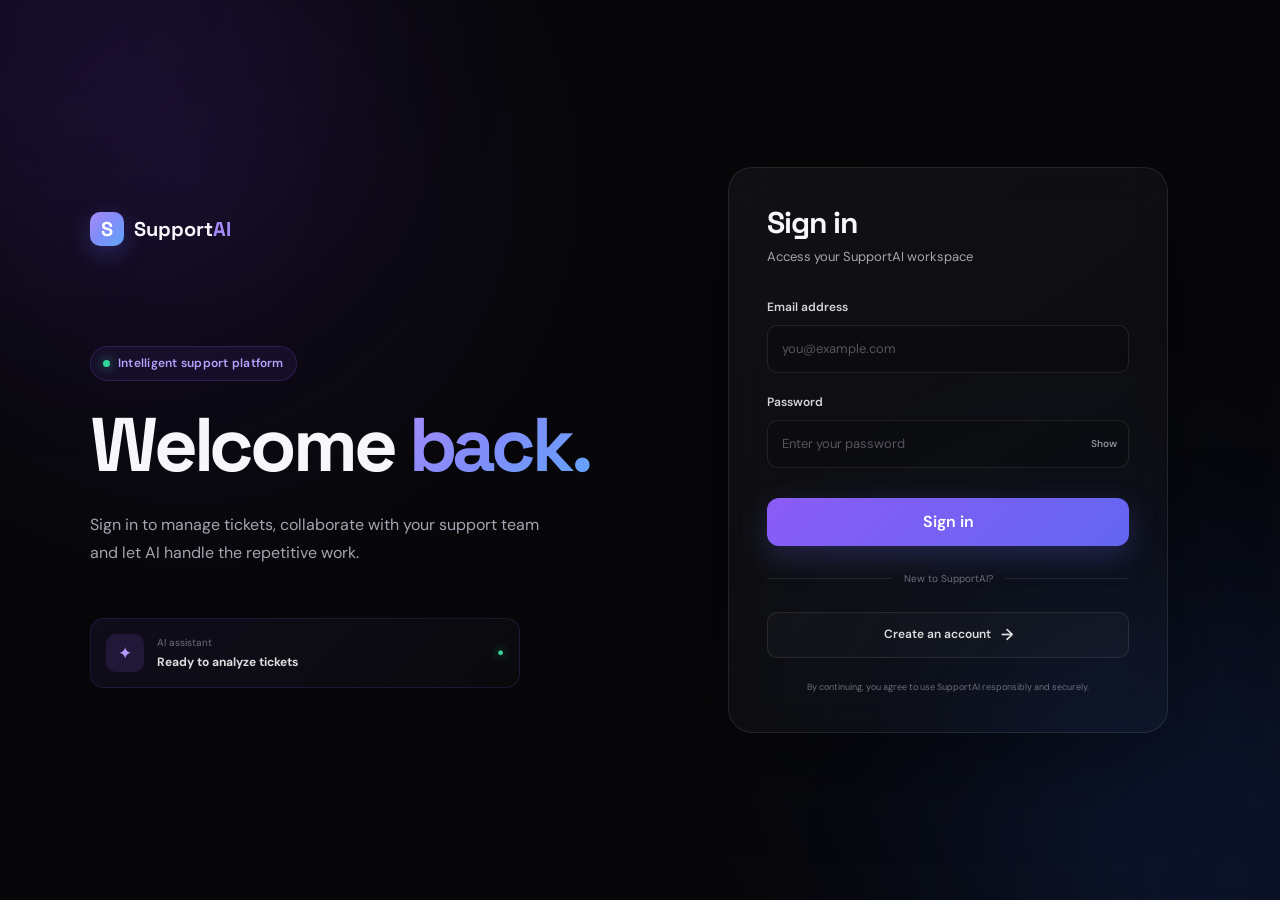
<file: frontend/login.html>
<!DOCTYPE html>
<html lang="en">
<head>
    <meta charset="UTF-8">

    <meta
        name="viewport"
        content="width=device-width, initial-scale=1.0"
    >

    <meta
        name="description"
        content="Sign in to SupportAI"
    >

    <title>Sign In — SupportAI</title>

    <link
        rel="preconnect"
        href="https://fonts.googleapis.com"
    >

    <link
        rel="preconnect"
        href="https://fonts.gstatic.com"
        crossorigin
    >

    <link
        href="https://fonts.googleapis.com/css2?family=DM+Sans:wght@400;500;600;700&family=Space+Grotesk:wght@400;500;600;700&display=swap"
        rel="stylesheet"
    >

    <link
        rel="stylesheet"
        href="css/style.css"
    >

    <link
        rel="stylesheet"
        href="css/auth.css"
    >
</head>

<body class="auth-page">

    <div class="auth-background">
        <div class="auth-glow auth-glow-one"></div>
        <div class="auth-glow auth-glow-two"></div>
    </div>


    <main class="auth-container">

        <!-- LEFT SIDE -->

        <section class="auth-brand-section">

            <a
                href="index.html"
                class="brand"
            >
                <span class="brand-mark">
                    S
                </span>

                <span class="brand-name">
                    Support<span>AI</span>
                </span>
            </a>


            <div class="auth-hero-copy">

                <div class="eyebrow">
                    <span class="status-dot"></span>
                    Intelligent support platform
                </div>

                <h1>
                    Welcome
                    <span class="gradient-text">
                        back.
                    </span>
                </h1>

                <p>
                    Sign in to manage tickets, collaborate with
                    your support team and let AI handle the repetitive work.
                </p>

            </div>


            <div class="auth-mini-card">

                <div class="mini-ai-icon">
                    ✦
                </div>

                <div>

                    <span>
                        AI assistant
                    </span>

                    <strong>
                        Ready to analyze tickets
                    </strong>

                </div>

                <div class="mini-status">
                    ●
                </div>

            </div>

        </section>


        <!-- RIGHT SIDE -->

        <section class="auth-card-section">

            <div class="auth-card">

                <div class="auth-card-header">

                    <h2>
                        Sign in
                    </h2>

                    <p>
                        Access your SupportAI workspace
                    </p>

                </div>


                <form
                    id="loginForm"
                    class="auth-form"
                >

                    <!-- EMAIL -->

                    <div class="form-group">

                        <label for="email">
                            Email address
                        </label>

                        <input
                            type="email"
                            id="email"
                            name="email"
                            placeholder="you@example.com"
                            autocomplete="email"
                            required
                        >

                    </div>


                    <!-- PASSWORD -->

                    <div class="form-group">

                        <div class="label-row">

                            <label for="password">
                                Password
                            </label>

                        </div>

                        <div class="password-wrapper">

                            <input
                                type="password"
                                id="password"
                                name="password"
                                placeholder="Enter your password"
                                autocomplete="current-password"
                                required
                            >

                            <button
                                type="button"
                                class="password-toggle"
                                id="passwordToggle"
                                aria-label="Show password"
                            >
                                Show
                            </button>

                        </div>

                    </div>


                    <!-- ERROR -->

                    <div
                        id="loginError"
                        class="form-message error-message"
                        hidden
                    ></div>


                    <!-- BUTTON -->

                    <button
                        type="submit"
                        class="btn btn-primary auth-submit"
                        id="loginButton"
                    >
                        <span id="loginButtonText">
                            Sign in
                        </span>

                        <span
                            id="loginLoader"
                            class="button-loader"
                            hidden
                        ></span>
                    </button>

                </form>


                <div class="auth-divider">
                    <span>New to SupportAI?</span>
                </div>


                <a
                    href="register.html"
                    class="auth-outline-button"
                >
                    Create an account
                    <span>→</span>
                </a>


                <p class="auth-footer-text">
                    By continuing, you agree to use SupportAI
                    responsibly and securely.
                </p>

            </div>

        </section>

    </main>


    <script src="js/auth.js"></script>

</body>
</html>
</file>
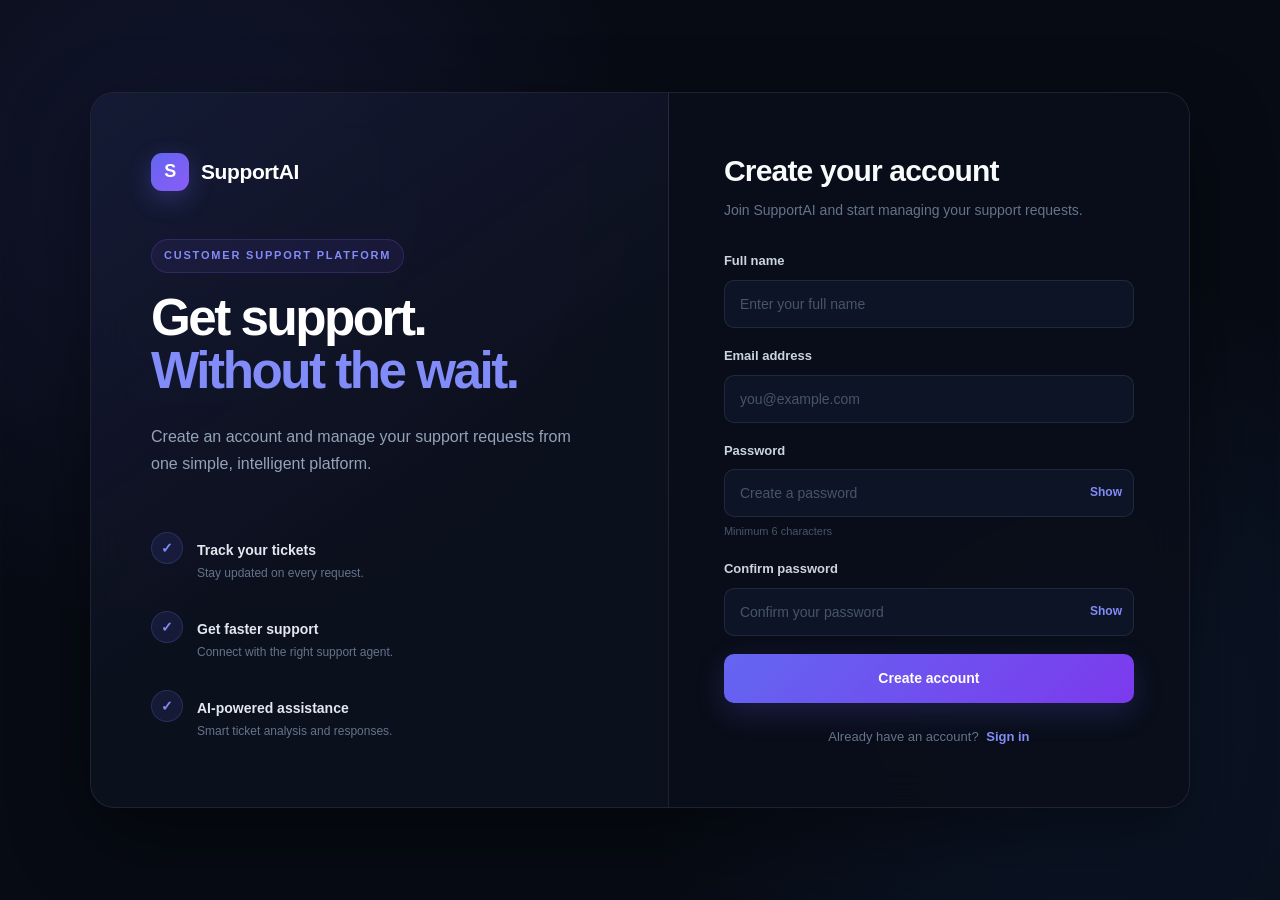
<file: frontend/register.html>
<!DOCTYPE html>
<html lang="en">
<head>
    <meta charset="UTF-8">
    <meta
        name="viewport"
        content="width=device-width, initial-scale=1.0"
    >

    <title>Create Account | SupportAI</title>

    <link
        rel="stylesheet"
        href="css/style.css"
    >

    <link
        rel="stylesheet"
        href="css/register.css"
    >
</head>

<body>

    <main class="register-page">

        <section class="register-container">

            <!-- LEFT SIDE -->
            <div class="register-brand">

                <div class="brand-logo">
                    <span class="brand-icon">S</span>
                    <span>SupportAI</span>
                </div>

                <div class="brand-content">

                    <span class="eyebrow">
                        CUSTOMER SUPPORT PLATFORM
                    </span>

                    <h1>
                        Get support.<br>
                        <span>Without the wait.</span>
                    </h1>

                    <p>
                        Create an account and manage your
                        support requests from one simple,
                        intelligent platform.
                    </p>

                </div>

                <div class="brand-features">

                    <div class="feature-item">
                        <div class="feature-icon">✓</div>
                        <div>
                            <strong>Track your tickets</strong>
                            <span>
                                Stay updated on every request.
                            </span>
                        </div>
                    </div>

                    <div class="feature-item">
                        <div class="feature-icon">✓</div>
                        <div>
                            <strong>Get faster support</strong>
                            <span>
                                Connect with the right support agent.
                            </span>
                        </div>
                    </div>

                    <div class="feature-item">
                        <div class="feature-icon">✓</div>
                        <div>
                            <strong>AI-powered assistance</strong>
                            <span>
                                Smart ticket analysis and responses.
                            </span>
                        </div>
                    </div>

                </div>

            </div>


            <!-- RIGHT SIDE -->
            <div class="register-card">

                <div class="register-header">

                    <span class="mobile-brand">
                        SupportAI
                    </span>

                    <h2>Create your account</h2>

                    <p>
                        Join SupportAI and start managing
                        your support requests.
                    </p>

                </div>


                <form id="registerForm">

                    <!-- NAME -->
                    <div class="form-group">

                        <label for="name">
                            Full name
                        </label>

                        <input
                            type="text"
                            id="name"
                            name="name"
                            placeholder="Enter your full name"
                            autocomplete="name"
                            required
                        >

                    </div>


                    <!-- EMAIL -->
                    <div class="form-group">

                        <label for="email">
                            Email address
                        </label>

                        <input
                            type="email"
                            id="email"
                            name="email"
                            placeholder="you@example.com"
                            autocomplete="email"
                            required
                        >

                    </div>


                    <!-- PASSWORD -->
                    <div class="form-group">

                        <label for="password">
                            Password
                        </label>

                        <div class="password-wrapper">

                            <input
                                type="password"
                                id="password"
                                name="password"
                                placeholder="Create a password"
                                autocomplete="new-password"
                                required
                                minlength="6"
                            >

                            <button
                                type="button"
                                id="passwordToggle"
                                class="password-toggle"
                            >
                                Show
                            </button>

                        </div>

                        <small class="field-hint">
                            Minimum 6 characters
                        </small>

                    </div>


                    <!-- CONFIRM PASSWORD -->
                    <div class="form-group">

                        <label for="confirmPassword">
                            Confirm password
                        </label>

                        <div class="password-wrapper">

                            <input
                                type="password"
                                id="confirmPassword"
                                name="confirmPassword"
                                placeholder="Confirm your password"
                                autocomplete="new-password"
                                required
                                minlength="6"
                            >

                            <button
                                type="button"
                                id="confirmPasswordToggle"
                                class="password-toggle"
                            >
                                Show
                            </button>

                        </div>

                    </div>


                    <!-- ERROR -->
                    <div
                        id="registerError"
                        class="form-message error-message"
                        hidden
                    ></div>


                    <!-- SUCCESS -->
                    <div
                        id="registerSuccess"
                        class="form-message success-message"
                        hidden
                    ></div>


                    <!-- SUBMIT -->
                    <button
                        type="submit"
                        id="registerButton"
                        class="register-button"
                    >

                        <span id="registerButtonText">
                            Create account
                        </span>

                        <span
                            id="registerLoader"
                            class="button-loader"
                            hidden
                        ></span>

                    </button>

                </form>


                <div class="login-link">

                    Already have an account?

                    <a href="login.html">
                        Sign in
                    </a>

                </div>

            </div>

        </section>

    </main>


    <script src="js/register.js"></script>

</body>
</html>
</file>
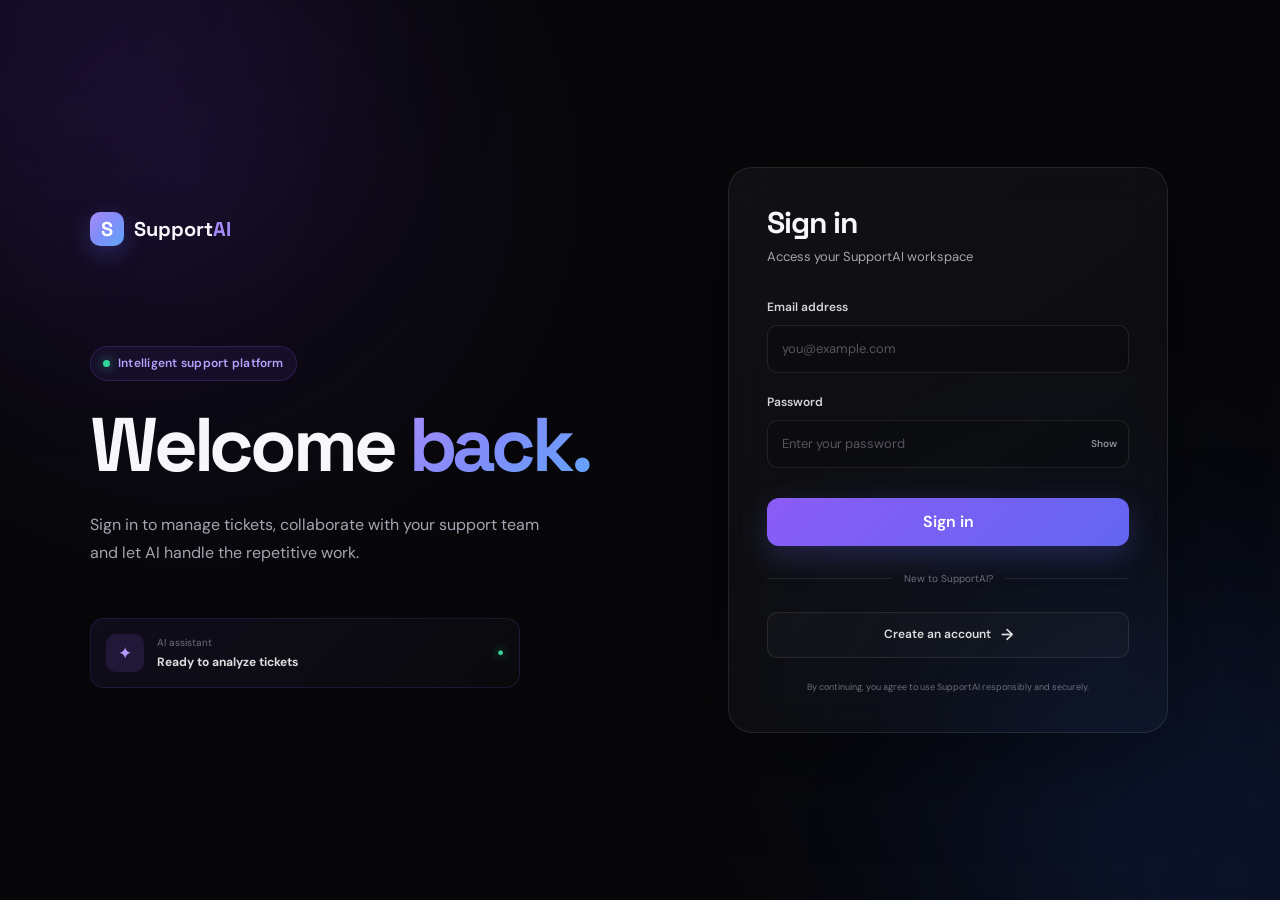
<file: frontend/ticket-details.html>
<!DOCTYPE html>
<html lang="en">

<head>

    <meta charset="UTF-8">

    <meta
        name="viewport"
        content="width=device-width, initial-scale=1.0"
    >

    <title>Ticket Details | SupportAI</title>

    <link rel="preconnect" href="https://fonts.googleapis.com">

    <link
        rel="preconnect"
        href="https://fonts.gstatic.com"
        crossorigin
    >

    <link
        href="https://fonts.googleapis.com/css2?family=DM+Sans:wght@400;500;600;700&family=Space+Grotesk:wght@500;600;700&display=swap"
        rel="stylesheet"
    >

    <link
        rel="stylesheet"
        href="css/style.css"
    >

    <link
        rel="stylesheet"
        href="css/dashboard.css"
    >

    <link
        rel="stylesheet"
        href="css/ticket-details.css"
    >

    <style>

        /* =========================
           TICKET ACTIONS
        ========================= */

        .ticket-actions {
            display: flex;
            gap: 10px;
            margin-top: 18px;
            flex-wrap: wrap;
        }

        .ticket-action-button {
            border: none;
            border-radius: 10px;
            padding: 10px 16px;
            font-family: inherit;
            font-size: 14px;
            font-weight: 600;
            cursor: pointer;
            transition: 0.2s ease;
        }

        .edit-ticket-button {
            background: rgba(255,255,255,0.08);
            color: #ffffff;
            border: 1px solid rgba(255,255,255,0.12);
        }

        .edit-ticket-button:hover {
            background: rgba(255,255,255,0.14);
        }

        .delete-ticket-button {
            background: rgba(255,70,70,0.12);
            color: #ff9b9b;
            border: 1px solid rgba(255,70,70,0.18);
        }

        .delete-ticket-button:hover {
            background: rgba(255,70,70,0.20);
        }

        .ticket-action-button:disabled {
            opacity: 0.5;
            cursor: not-allowed;
        }


        /* =========================
           EDIT MODAL
        ========================= */

        .ticket-edit-overlay {
            position: fixed;
            inset: 0;
            z-index: 9999;
            display: flex;
            align-items: center;
            justify-content: center;
            padding: 20px;
            background: rgba(0,0,0,0.72);
            backdrop-filter: blur(8px);
        }

        .ticket-edit-overlay[hidden] {
            display: none;
        }

        .ticket-edit-panel {
            width: min(620px, 100%);
            max-height: 90vh;
            overflow-y: auto;
            background: #15171d;
            border: 1px solid rgba(255,255,255,0.10);
            border-radius: 18px;
            padding: 28px;
            box-shadow: 0 25px 80px rgba(0,0,0,0.45);
        }

        .ticket-edit-header {
            display: flex;
            align-items: flex-start;
            justify-content: space-between;
            gap: 20px;
            margin-bottom: 24px;
        }

        .ticket-edit-header h2 {
            margin: 5px 0 0;
        }

        .ticket-edit-close {
            width: 36px;
            height: 36px;
            border: none;
            border-radius: 50%;
            background: rgba(255,255,255,0.07);
            color: #ffffff;
            font-size: 24px;
            cursor: pointer;
        }

        .ticket-edit-close:hover {
            background: rgba(255,255,255,0.13);
        }

        .ticket-edit-form {
            display: flex;
            flex-direction: column;
            gap: 18px;
        }

        .ticket-edit-field {
            display: flex;
            flex-direction: column;
            gap: 8px;
        }

        .ticket-edit-field label {
            font-size: 13px;
            font-weight: 600;
            color: rgba(255,255,255,0.72);
        }

        .ticket-edit-field input,
        .ticket-edit-field textarea,
        .ticket-edit-field select {
            width: 100%;
            box-sizing: border-box;
            padding: 12px 14px;
            border-radius: 10px;
            border: 1px solid rgba(255,255,255,0.12);
            background: rgba(255,255,255,0.05);
            color: #ffffff;
            font-family: inherit;
            font-size: 14px;
            outline: none;
        }

        .ticket-edit-field textarea {
            resize: vertical;
            min-height: 130px;
        }

        .ticket-edit-field input:focus,
        .ticket-edit-field textarea:focus,
        .ticket-edit-field select:focus {
            border-color: rgba(255,255,255,0.35);
        }

        .ticket-edit-field select option {
            background: #15171d;
            color: #ffffff;
        }

        .ticket-edit-actions {
            display: flex;
            justify-content: flex-end;
            gap: 10px;
            margin-top: 5px;
        }

        .ticket-edit-cancel,
        .ticket-edit-save {
            border: none;
            border-radius: 10px;
            padding: 11px 18px;
            font-family: inherit;
            font-weight: 600;
            cursor: pointer;
        }

        .ticket-edit-cancel {
            background: rgba(255,255,255,0.07);
            color: #ffffff;
        }

        .ticket-edit-save {
            background: #ffffff;
            color: #111318;
        }

        .ticket-edit-save:disabled,
        .ticket-edit-cancel:disabled {
            opacity: 0.5;
            cursor: not-allowed;
        }

        .ticket-edit-message {
            padding: 10px 12px;
            border-radius: 8px;
            font-size: 13px;
            display: none;
        }

        .ticket-edit-message.show {
            display: block;
        }

        .ticket-edit-message.error {
            color: #ff9b9b;
            background: rgba(255,70,70,0.08);
        }

        .ticket-edit-message.success {
            color: #91d2ad;
            background: rgba(90,210,150,0.08);
        }


        /* =========================
           DELETE CONFIRMATION
        ========================= */

        .delete-confirm-overlay {
            position: fixed;
            inset: 0;
            z-index: 10000;
            display: flex;
            align-items: center;
            justify-content: center;
            padding: 20px;
            background: rgba(0,0,0,0.72);
            backdrop-filter: blur(8px);
        }

        .delete-confirm-overlay[hidden] {
            display: none;
        }

        .delete-confirm-panel {
            width: min(430px, 100%);
            background: #15171d;
            border: 1px solid rgba(255,70,70,0.15);
            border-radius: 18px;
            padding: 28px;
            box-shadow: 0 25px 80px rgba(0,0,0,0.45);
        }

        .delete-confirm-icon {
            width: 46px;
            height: 46px;
            display: flex;
            align-items: center;
            justify-content: center;
            border-radius: 12px;
            background: rgba(255,70,70,0.10);
            color: #ff9b9b;
            font-size: 22px;
            margin-bottom: 18px;
        }

        .delete-confirm-panel h2 {
            margin: 0 0 10px;
        }

        .delete-confirm-panel p {
            margin: 0;
            line-height: 1.6;
            color: rgba(255,255,255,0.65);
        }

        .delete-confirm-actions {
            display: flex;
            justify-content: flex-end;
            gap: 10px;
            margin-top: 24px;
        }

        .delete-cancel-button,
        .delete-confirm-button {
            border: none;
            border-radius: 10px;
            padding: 11px 18px;
            font-family: inherit;
            font-weight: 600;
            cursor: pointer;
        }

        .delete-cancel-button {
            background: rgba(255,255,255,0.07);
            color: #ffffff;
        }

        .delete-confirm-button {
            background: #d94b4b;
            color: #ffffff;
        }

        .delete-confirm-button:disabled,
        .delete-cancel-button:disabled {
            opacity: 0.5;
            cursor: not-allowed;
        }

    </style>

</head>


<body class="dashboard-page">


    <!-- =========================
         SIDEBAR
    ========================== -->

    <aside class="sidebar">

        <div class="sidebar-brand">

            <div class="brand-mark">
                S
            </div>

            <div>

                <div class="brand-name">
                    SupportAI
                </div>

                <div class="brand-caption">
                    Customer Portal
                </div>

            </div>

        </div>


        <nav class="sidebar-nav">

            <a
                href="dashboard.html"
                class="nav-item"
            >
                <span class="nav-icon">⌂</span>

                <span>
                    Dashboard
                </span>
            </a>


            <a
                href="tickets.html"
                class="nav-item"
            >
                <span class="nav-icon">◫</span>

                <span>
                    My Tickets
                </span>
            </a>


            <a
                href="create-ticket.html"
                class="nav-item"
            >
                <span class="nav-icon">＋</span>

                <span>
                    Create Ticket
                </span>
            </a>

        </nav>


        <div class="sidebar-bottom">

            <button
                type="button"
                class="sidebar-help ai-help-trigger"
                id="openAiAssistant"
            >

                <div class="help-icon">
                    ✦
                </div>

                <div>

                    <strong>
                        Need help?
                    </strong>

                    <p>
                        Ask our AI Support Assistant.
                    </p>

                </div>

            </button>


            <button
                class="logout-button"
                id="logoutButton"
            >
                <span>↪</span>

                Logout
            </button>

        </div>

    </aside>


    <!-- =========================
         MAIN
    ========================== -->

    <main class="dashboard-main ticket-details-main">

        <a
            href="tickets.html"
            class="back-link"
        >
            ← Back to my tickets
        </a>


        <!-- LOADING -->

        <div
            id="loadingState"
            class="ticket-loading"
        >

            <div class="loading-spinner"></div>

            <span>
                Loading ticket...
            </span>

        </div>


        <!-- ERROR -->

        <div
            id="errorState"
            class="ticket-page-error"
            hidden
        ></div>


        <!-- TICKET CONTENT -->

        <div
            id="ticketContent"
            hidden
        >


            <!-- HEADER -->

            <header class="ticket-detail-header">

                <div class="ticket-heading">

                    <div class="ticket-number">
                        TICKET #<span id="ticketId"></span>
                    </div>

                    <h1 id="ticketTitle">
                        Ticket title
                    </h1>

                    <p id="ticketCreated">
                        Created date
                    </p>


                    <!-- CUSTOMER ACTIONS -->

                    <div
                        class="ticket-actions"
                        id="ticketActions"
                    >

                        <button
                            type="button"
                            id="editTicketButton"
                            class="ticket-action-button edit-ticket-button"
                        >
                            ✎ Edit ticket
                        </button>

                        <button
                            type="button"
                            id="deleteTicketButton"
                            class="ticket-action-button delete-ticket-button"
                        >
                            🗑 Delete ticket
                        </button>

                    </div>

                </div>


                <div class="ticket-header-status">

                    <span
                        id="ticketStatus"
                        class="status-badge"
                    >
                        Open
                    </span>

                </div>

            </header>


            <!-- MAIN GRID -->

            <section class="ticket-detail-grid">


                <!-- LEFT COLUMN -->

                <div class="ticket-detail-left">


                    <!-- DESCRIPTION -->

                    <article class="detail-card">

                        <div class="detail-card-header">

                            <div>

                                <p class="panel-label">
                                    ISSUE
                                </p>

                                <h2>
                                    Description
                                </h2>

                            </div>

                        </div>


                        <p
                            id="ticketDescription"
                            class="ticket-description"
                        ></p>

                    </article>


                    <!-- EXISTING SCREENSHOT -->

                    <article
                        id="imageCard"
                        class="detail-card"
                        hidden
                    >

                        <div class="detail-card-header">

                            <div>

                                <p class="panel-label">
                                    ATTACHMENT
                                </p>

                                <h2>
                                    Screenshot
                                </h2>

                            </div>

                        </div>


                        <div class="ticket-image-wrapper">

                            <img
                                id="ticketImage"
                                alt="Ticket screenshot"
                            >

                        </div>

                    </article>


                    <!-- SCREENSHOT UPLOAD -->

                    <article class="detail-card upload-card">

                        <div class="detail-card-header">

                            <div>

                                <p class="panel-label">
                                    ATTACHMENT
                                </p>

                                <h2>
                                    Add a screenshot
                                </h2>

                            </div>

                            <span class="upload-hint">
                                JPG, PNG or WEBP
                            </span>

                        </div>


                        <div class="upload-area">

                            <input
                                type="file"
                                id="ticketImageInput"
                                accept="image/jpeg,image/png,image/webp"
                                hidden
                            >


                            <label
                                for="ticketImageInput"
                                class="file-select-button"
                            >
                                Choose screenshot
                            </label>


                            <span
                                id="selectedFileName"
                                class="selected-file-name"
                            >
                                No file selected
                            </span>


                            <button
                                type="button"
                                id="uploadImageButton"
                                class="upload-image-button"
                            >
                                Upload screenshot
                            </button>

                        </div>


                        <div
                            id="uploadMessage"
                            class="upload-message"
                            hidden
                        ></div>

                    </article>


                    <!-- AI ANALYSIS -->

                    <article
                        id="aiCard"
                        class="detail-card ai-analysis-card"
                        hidden
                    >

                        <div class="detail-card-header">

                            <div>

                                <p class="panel-label">
                                    SUPPORTAI INTELLIGENCE
                                </p>

                                <h2>
                                    AI analysis
                                </h2>

                            </div>


                            <span class="ai-live-badge">
                                ✦ AI
                            </span>

                        </div>


                        <div class="ai-analysis-grid">

                            <div class="ai-result">

                                <span>
                                    AI category
                                </span>

                                <strong id="aiCategory">
                                    —
                                </strong>

                            </div>


                            <div class="ai-result">

                                <span>
                                    AI priority
                                </span>

                                <strong id="aiPriority">
                                    —
                                </strong>

                            </div>

                        </div>


                        <div class="ai-response">

                            <div class="ai-response-icon">
                                ✦
                            </div>

                            <div>

                                <span>
                                    Suggested response
                                </span>

                                <p id="aiResponse"></p>

                            </div>

                        </div>

                    </article>


                    <!-- COMMENTS -->

                    <article class="detail-card comments-card">

                        <div class="detail-card-header">

                            <div>

                                <p class="panel-label">
                                    CONVERSATION
                                </p>

                                <h2>
                                    Support conversation
                                </h2>

                            </div>

                        </div>


                        <div
                            id="commentsList"
                            class="comments-list"
                        >

                            <div class="comments-loading">
                                Loading conversation...
                            </div>

                        </div>


                        <form
                            id="commentForm"
                            class="comment-form"
                        >

                            <textarea
                                id="commentMessage"
                                placeholder="Write a message to the support team..."
                                rows="3"
                                maxlength="2000"
                                required
                            ></textarea>


                            <div class="comment-form-bottom">

                                <span>
                                    Press send to add your message.
                                </span>


                                <button
                                    type="submit"
                                    id="commentButton"
                                >
                                    Send message
                                </button>

                            </div>

                        </form>

                    </article>


                    <!-- RATING -->

                    <article
                        id="ratingCard"
                        class="detail-card rating-card"
                        hidden
                    >

                        <div class="detail-card-header">

                            <div>

                                <p class="panel-label">
                                    YOUR FEEDBACK
                                </p>

                                <h2>
                                    How did we do?
                                </h2>

                            </div>

                        </div>


                        <p class="rating-intro">
                            Your ticket has been resolved.
                            Let us know how your support experience was.
                        </p>


                        <div
                            id="ratingStars"
                            class="rating-stars"
                        >

                            <button
                                type="button"
                                data-rating="1"
                            >
                                ★
                            </button>

                            <button
                                type="button"
                                data-rating="2"
                            >
                                ★
                            </button>

                            <button
                                type="button"
                                data-rating="3"
                            >
                                ★
                            </button>

                            <button
                                type="button"
                                data-rating="4"
                            >
                                ★
                            </button>

                            <button
                                type="button"
                                data-rating="5"
                            >
                                ★
                            </button>

                        </div>


                        <textarea
                            id="ratingFeedback"
                            placeholder="Tell us about your experience (optional)"
                            rows="3"
                            maxlength="1000"
                        ></textarea>


                        <button
                            type="button"
                            id="submitRating"
                            class="submit-rating-button"
                        >
                            Submit rating
                        </button>


                        <div
                            id="ratingMessage"
                            class="rating-message"
                            hidden
                        ></div>

                    </article>


                </div>


                <!-- RIGHT COLUMN -->

                <aside class="ticket-detail-right">


                    <!-- TICKET INFORMATION -->

                    <div class="detail-card">

                        <p class="panel-label">
                            TICKET INFORMATION
                        </p>


                        <div class="ticket-info-list">


                            <div class="ticket-info-row">

                                <span>
                                    Status
                                </span>

                                <strong id="sideStatus">
                                    —
                                </strong>

                            </div>


                            <div class="ticket-info-row">

                                <span>
                                    Category
                                </span>

                                <strong id="sideCategory">
                                    —
                                </strong>

                            </div>


                            <div class="ticket-info-row">

                                <span>
                                    Priority
                                </span>

                                <strong id="sidePriority">
                                    —
                                </strong>

                            </div>


                            <div class="ticket-info-row">

                                <span>
                                    Assigned agent
                                </span>

                                <strong id="sideAgent">
                                    Not assigned
                                </strong>

                            </div>


                            <div class="ticket-info-row">

                                <span>
                                    Created
                                </span>

                                <strong id="sideCreated">
                                    —
                                </strong>

                            </div>

                        </div>

                    </div>


                    <!-- STATUS TIMELINE -->

                    <div class="detail-card">

                        <p class="panel-label">
                            TICKET JOURNEY
                        </p>


                        <div class="ticket-timeline">


                            <div
                                class="timeline-item active"
                                id="timelineOpen"
                            >

                                <div class="timeline-dot">
                                    ✓
                                </div>

                                <div>

                                    <strong>
                                        Ticket created
                                    </strong>

                                    <span>
                                        Your request was received.
                                    </span>

                                </div>

                            </div>


                            <div
                                class="timeline-item"
                                id="timelineProgress"
                            >

                                <div class="timeline-dot">
                                    2
                                </div>

                                <div>

                                    <strong>
                                        In progress
                                    </strong>

                                    <span>
                                        An agent is working on it.
                                    </span>

                                </div>

                            </div>


                            <div
                                class="timeline-item"
                                id="timelineResolved"
                            >

                                <div class="timeline-dot">
                                    3
                                </div>

                                <div>

                                    <strong>
                                        Resolved
                                    </strong>

                                    <span>
                                        Your issue has been resolved.
                                    </span>

                                </div>

                            </div>


                            <div
                                class="timeline-item"
                                id="timelineClosed"
                            >

                                <div class="timeline-dot">
                                    4
                                </div>

                                <div>

                                    <strong>
                                        Closed
                                    </strong>

                                    <span>
                                        Ticket completed.
                                    </span>

                                </div>

                            </div>

                        </div>

                    </div>


                    <!-- HELP -->

                    <button
                        type="button"
                        class="ticket-help-card ai-help-trigger"
                        id="openAiAssistantRight"
                    >

                        <div class="ticket-help-icon">
                            ✦
                        </div>

                        <strong>
                            Need more help?
                        </strong>

                        <p>
                            Ask SupportAI for troubleshooting
                            assistance with this ticket.
                        </p>

                    </button>

                </aside>

            </section>

        </div>

    </main>


    <!-- =========================
         EDIT TICKET MODAL
    ========================== -->

    <div
        id="editTicketOverlay"
        class="ticket-edit-overlay"
        hidden
    >

        <section
            class="ticket-edit-panel"
            role="dialog"
            aria-modal="true"
            aria-labelledby="editTicketTitle"
        >

            <div class="ticket-edit-header">

                <div>

                    <p class="panel-label">
                        TICKET MANAGEMENT
                    </p>

                    <h2 id="editTicketTitle">
                        Edit ticket
                    </h2>

                </div>


                <button
                    type="button"
                    id="closeEditTicket"
                    class="ticket-edit-close"
                    aria-label="Close edit ticket"
                >
                    ×
                </button>

            </div>


            <form
                id="editTicketForm"
                class="ticket-edit-form"
            >

                <div class="ticket-edit-field">

                    <label for="editTicketTitleInput">
                        Title
                    </label>

                    <input
                        type="text"
                        id="editTicketTitleInput"
                        maxlength="200"
                        required
                    >

                </div>


                <div class="ticket-edit-field">

                    <label for="editTicketDescription">
                        Description
                    </label>

                    <textarea
                        id="editTicketDescription"
                        maxlength="5000"
                        required
                    ></textarea>

                </div>


                <div class="ticket-edit-field">

                    <label for="editTicketCategory">
                        Category
                    </label>

                    <select id="editTicketCategory">

                        <option value="technical">
                            Technical
                        </option>

                        <option value="billing">
                            Billing
                        </option>

                        <option value="account">
                            Account
                        </option>

                        <option value="access">
                            Access
                        </option>

                        <option value="other">
                            Other
                        </option>

                    </select>

                </div>


                <div class="ticket-edit-field">

                    <label for="editTicketPriority">
                        Priority
                    </label>

                    <select id="editTicketPriority">

                        <option value="low">
                            Low
                        </option>

                        <option value="medium">
                            Medium
                        </option>

                        <option value="high">
                            High
                        </option>

                        <option value="critical">
                            Critical
                        </option>

                    </select>

                </div>


                <div
                    id="editTicketMessage"
                    class="ticket-edit-message"
                ></div>


                <div class="ticket-edit-actions">

                    <button
                        type="button"
                        id="cancelEditTicket"
                        class="ticket-edit-cancel"
                    >
                        Cancel
                    </button>

                    <button
                        type="submit"
                        id="saveEditTicket"
                        class="ticket-edit-save"
                    >
                        Save changes
                    </button>

                </div>

            </form>

        </section>

    </div>


    <!-- =========================
         DELETE CONFIRMATION
    ========================== -->

    <div
        id="deleteConfirmOverlay"
        class="delete-confirm-overlay"
        hidden
    >

        <section
            class="delete-confirm-panel"
            role="dialog"
            aria-modal="true"
            aria-labelledby="deleteConfirmTitle"
        >

            <div class="delete-confirm-icon">
                🗑
            </div>

            <h2 id="deleteConfirmTitle">
                Delete this ticket?
            </h2>

            <p>
                This action cannot be undone. The ticket and
                its stored screenshot will be permanently deleted.
            </p>


            <div class="delete-confirm-actions">

                <button
                    type="button"
                    id="cancelDeleteTicket"
                    class="delete-cancel-button"
                >
                    Cancel
                </button>

                <button
                    type="button"
                    id="confirmDeleteTicket"
                    class="delete-confirm-button"
                >
                    Delete ticket
                </button>

            </div>

        </section>

    </div>


    <!-- =========================
         AI SUPPORT ASSISTANT
    ========================== -->

    <div
        id="aiAssistantOverlay"
        class="ai-assistant-overlay"
        hidden
    >

        <section
            class="ai-assistant-panel"
            role="dialog"
            aria-modal="true"
            aria-labelledby="aiAssistantTitle"
        >

            <div class="ai-assistant-header">

                <div class="ai-assistant-heading">

                    <div class="ai-assistant-icon">
                        ✦
                    </div>

                    <div>

                        <p class="panel-label">
                            SUPPORTAI
                        </p>

                        <h2 id="aiAssistantTitle">
                            AI Support Assistant
                        </h2>

                        <span>
                            Ask questions about this ticket
                        </span>

                    </div>

                </div>


                <button
                    type="button"
                    id="closeAiAssistant"
                    class="ai-assistant-close"
                    aria-label="Close AI assistant"
                >
                    ×
                </button>

            </div>


            <div
                id="aiAssistantMessages"
                class="ai-assistant-messages"
            >

                <div class="ai-message ai-message-bot">

                    <div class="ai-message-avatar">
                        ✦
                    </div>

                    <div class="ai-message-bubble">

                        <strong>
                            SupportAI
                        </strong>

                        <p>
                            Hi! I can help you understand this ticket,
                            suggest troubleshooting steps, or explain
                            what you can try next.
                        </p>

                    </div>

                </div>

            </div>


            <div class="ai-assistant-suggestions">

                <button
                    type="button"
                    data-ai-question="What should I try first to fix this issue?"
                >
                    What should I try first?
                </button>

                <button
                    type="button"
                    data-ai-question="Can you explain what might be causing this issue?"
                >
                    What might be causing it?
                </button>

            </div>


            <form
                id="aiAssistantForm"
                class="ai-assistant-form"
            >

                <textarea
                    id="aiAssistantInput"
                    rows="2"
                    maxlength="1000"
                    placeholder="Ask about your ticket..."
                    required
                ></textarea>


                <button
                    type="submit"
                    id="aiAssistantSend"
                >
                    Send
                </button>

            </form>


            <p class="ai-assistant-disclaimer">
                AI provides assistance based on your ticket information.
                For account-specific actions, contact the support team.
            </p>

        </section>

    </div>


    <script src="js/route-guard.js"></script>

    <script src="js/ticket-details.js"></script>

</body>

</html>
</file>
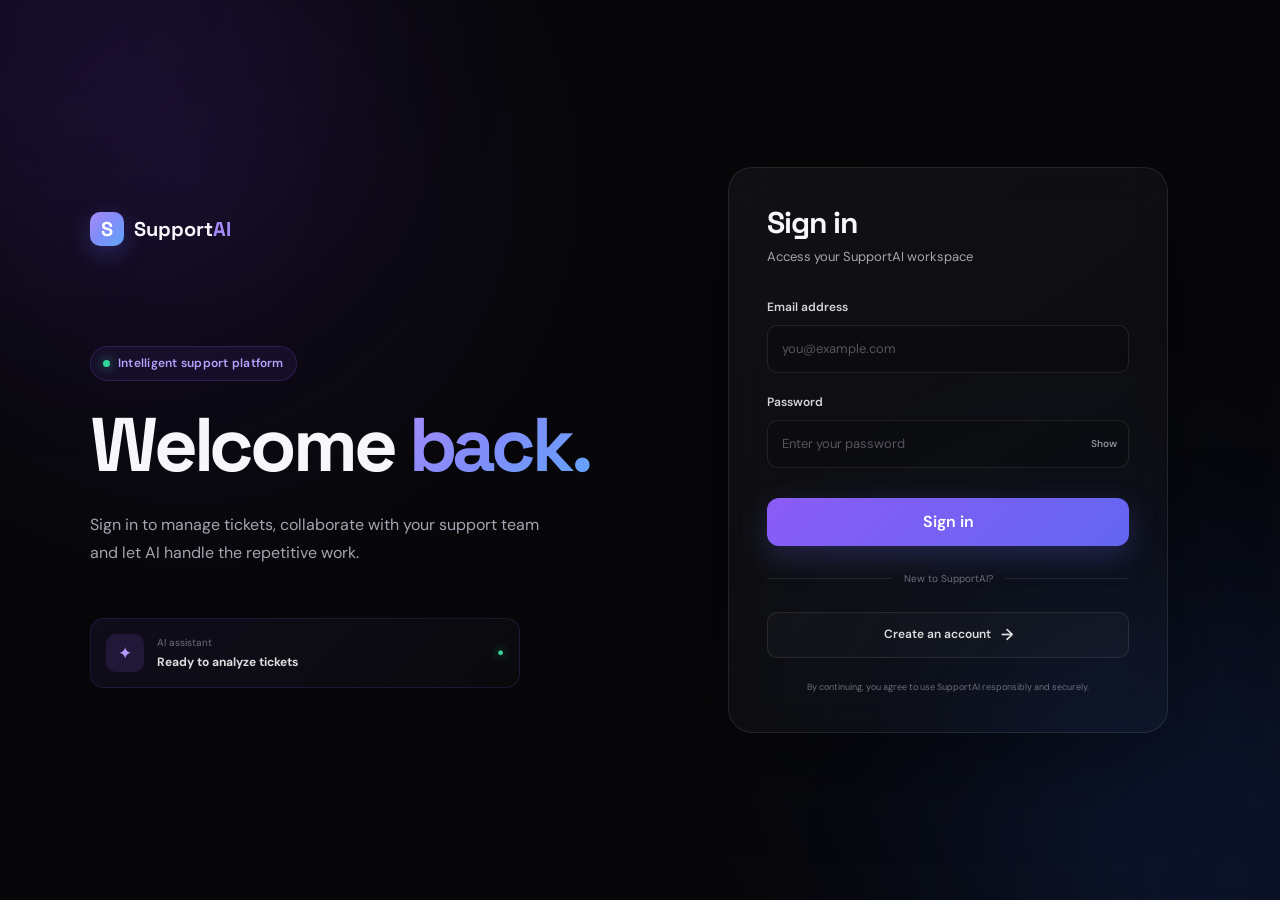
<file: frontend/tickets.html>
<!DOCTYPE html>
<html lang="en">
<head>
    <meta charset="UTF-8">
    <meta name="viewport" content="width=device-width, initial-scale=1.0">

    <title>My Tickets | SupportAI</title>

    <link rel="preconnect" href="https://fonts.googleapis.com">
    <link rel="preconnect" href="https://fonts.gstatic.com" crossorigin>

    <link
        href="https://fonts.googleapis.com/css2?family=DM+Sans:wght@400;500;600;700&family=Space+Grotesk:wght@500;600;700&display=swap"
        rel="stylesheet"
    >

    <link rel="stylesheet" href="css/style.css">
    <link rel="stylesheet" href="css/dashboard.css">
    <link rel="stylesheet" href="css/tickets.css">
</head>

<body class="dashboard-page">

    <!-- SIDEBAR -->

    <aside class="sidebar">

        <div class="sidebar-brand">

            <div class="brand-mark">
                S
            </div>

            <div>
                <div class="brand-name">
                    SupportAI
                </div>

                <div class="brand-caption">
                    Customer Portal
                </div>
            </div>

        </div>


        <nav class="sidebar-nav">

            <a
                href="dashboard.html"
                class="nav-item"
            >
                <span class="nav-icon">⌂</span>
                <span>Dashboard</span>
            </a>


            <a
                href="tickets.html"
                class="nav-item active"
            >
                <span class="nav-icon">◫</span>
                <span>My Tickets</span>
            </a>


            <a
                href="create-ticket.html"
                class="nav-item"
            >
                <span class="nav-icon">＋</span>
                <span>Create Ticket</span>
            </a>

        </nav>


        <div class="sidebar-bottom">

            <div class="sidebar-help">

                <div class="help-icon">
                    ✦
                </div>

                <div>
                    <strong>
                        Need help?
                    </strong>

                    <p>
                        Our support team is here.
                    </p>
                </div>

            </div>


            <button
                class="logout-button"
                id="logoutButton"
            >
                <span>↪</span>
                Logout
            </button>

        </div>

    </aside>


    <!-- MAIN -->

    <main class="dashboard-main tickets-main">

        <!-- HEADER -->

        <header class="tickets-page-header">

            <div>

                <p class="eyebrow">
                    SUPPORT CENTER
                </p>

                <h1>
                    My tickets
                </h1>

                <p class="header-subtitle">
                    Track and manage all your support requests.
                </p>

            </div>


            <a
                href="create-ticket.html"
                class="primary-action"
            >
                <span>＋</span>
                Create ticket
            </a>

        </header>


        <!-- SUMMARY -->

        <section class="ticket-summary-grid">

            <div class="ticket-summary-card">

                <span>
                    All tickets
                </span>

                <strong id="summaryTotal">
                    0
                </strong>

            </div>


            <div class="ticket-summary-card">

                <span>
                    Open
                </span>

                <strong id="summaryOpen">
                    0
                </strong>

            </div>


            <div class="ticket-summary-card">

                <span>
                    In progress
                </span>

                <strong id="summaryProgress">
                    0
                </strong>

            </div>


            <div class="ticket-summary-card">

                <span>
                    Resolved
                </span>

                <strong id="summaryResolved">
                    0
                </strong>

            </div>

        </section>


        <!-- FILTER BAR -->

        <section class="ticket-toolbar">

            <div class="ticket-search">

                <span>
                    ⌕
                </span>

                <input
                    type="text"
                    id="searchInput"
                    placeholder="Search tickets..."
                    autocomplete="off"
                >

            </div>


            <div class="ticket-filters">

                <select id="statusFilter">

                    <option value="all">
                        All status
                    </option>

                    <option value="open">
                        Open
                    </option>

                    <option value="in_progress">
                        In progress
                    </option>

                    <option value="resolved">
                        Resolved
                    </option>

                    <option value="closed">
                        Closed
                    </option>

                </select>


                <select id="priorityFilter">

                    <option value="all">
                        All priority
                    </option>

                    <option value="low">
                        Low
                    </option>

                    <option value="medium">
                        Medium
                    </option>

                    <option value="high">
                        High
                    </option>

                    <option value="critical">
                        Critical
                    </option>

                </select>

            </div>

        </section>


        <!-- TICKETS TABLE -->

        <section class="tickets-table-panel">

            <div class="tickets-table-header">

                <div>

                    <p class="panel-label">
                        TICKET HISTORY
                    </p>

                    <h2>
                        Your support requests
                    </h2>

                </div>


                <span
                    class="ticket-count"
                    id="ticketCount"
                >
                    0 tickets
                </span>

            </div>


            <div class="tickets-table-wrapper">

                <table class="tickets-table">

                    <thead>

                        <tr>

                            <th>
                                Ticket
                            </th>

                            <th>
                                Category
                            </th>

                            <th>
                                Priority
                            </th>

                            <th>
                                Status
                            </th>

                            <th>
                                Created
                            </th>

                            <th>
                            </th>

                        </tr>

                    </thead>


                    <tbody id="ticketsTableBody">

                        <tr>

                            <td
                                colspan="6"
                                class="table-loading"
                            >

                                <div class="loading-spinner"></div>

                                Loading tickets...

                            </td>

                        </tr>

                    </tbody>

                </table>

            </div>


            <!-- EMPTY STATE -->

            <div
                id="emptyState"
                class="empty-state"
                hidden
            >

                <div class="empty-icon">
                    ◫
                </div>

                <h3>
                    No tickets found
                </h3>

                <p>
                    Try changing your filters or create
                    a new support ticket.
                </p>

                <a
                    href="create-ticket.html"
                    class="primary-action"
                >
                    ＋ Create a ticket
                </a>

            </div>


            <!-- ERROR -->

            <div
                id="ticketsError"
                class="tickets-error"
                hidden
            ></div>

        </section>

    </main>

    <script src="js/route-guard.js"></script>
    <script src="js/tickets.js"></script>

</body>
</html>
</file>
<file: frontend/css/style.css>
/* =========================================================
   SUPPORTAI — GLOBAL DESIGN SYSTEM
   ========================================================= */

:root {
    --bg: #07070a;
    --bg-soft: #0d0d12;
    --surface: #111118;
    --surface-light: #171720;
    --border: rgba(255, 255, 255, 0.09);
    --border-hover: rgba(255, 255, 255, 0.16);

    --text: #f7f7fb;
    --text-secondary: #a4a4b2;
    --text-muted: #6e6e7c;

    --purple: #8b5cf6;
    --purple-light: #a78bfa;
    --blue: #6366f1;

    --green: #34d399;
    --orange: #f59e0b;
    --pink: #ec4899;

    --gradient: linear-gradient(
        135deg,
        #a78bfa 0%,
        #818cf8 45%,
        #60a5fa 100%
    );

    --container: 1180px;

    --radius-sm: 10px;
    --radius-md: 16px;
    --radius-lg: 24px;
    --radius-xl: 32px;

    --shadow: 0 25px 70px rgba(0, 0, 0, 0.45);

    --transition: 0.25s ease;
}


/* =========================================================
   RESET
   ========================================================= */

* {
    margin: 0;
    padding: 0;
    box-sizing: border-box;
}

html {
    scroll-behavior: smooth;
}

body {
    font-family: "DM Sans", sans-serif;
    background: var(--bg);
    color: var(--text);
    line-height: 1.6;
    overflow-x: hidden;
}

a {
    color: inherit;
    text-decoration: none;
}

button,
input,
textarea,
select {
    font: inherit;
}

img {
    max-width: 100%;
    display: block;
}


/* =========================================================
   TYPOGRAPHY
   ========================================================= */

h1,
h2,
h3,
h4 {
    font-family: "Space Grotesk", sans-serif;
    line-height: 1.1;
}

.gradient-text {
    background: var(--gradient);
    -webkit-background-clip: text;
    background-clip: text;
    color: transparent;
}


/* =========================================================
   NAVBAR
   ========================================================= */

.navbar {
    position: fixed;
    top: 0;
    left: 0;
    width: 100%;
    z-index: 1000;

    background: rgba(7, 7, 10, 0.72);
    backdrop-filter: blur(20px);
    -webkit-backdrop-filter: blur(20px);

    border-bottom: 1px solid rgba(255, 255, 255, 0.05);
}

.nav-container {
    max-width: var(--container);
    margin: auto;

    height: 76px;

    display: flex;
    align-items: center;
    justify-content: space-between;

    padding: 0 24px;
}


/* Brand */

.brand {
    display: flex;
    align-items: center;
    gap: 10px;

    font-family: "Space Grotesk", sans-serif;
    font-weight: 700;
    font-size: 20px;
}

.brand-mark {
    width: 34px;
    height: 34px;

    display: grid;
    place-items: center;

    border-radius: 10px;

    background: var(--gradient);

    color: white;

    font-weight: 700;

    box-shadow:
        0 8px 25px rgba(99, 102, 241, 0.3);
}

.brand-name span {
    color: var(--purple-light);
}


/* Navigation */

.nav-links {
    display: flex;
    gap: 34px;

    color: var(--text-secondary);
    font-size: 14px;
}

.nav-links a {
    transition: var(--transition);
}

.nav-links a:hover {
    color: white;
}


/* Actions */

.nav-actions {
    display: flex;
    align-items: center;
    gap: 20px;
}

.nav-login {
    color: var(--text-secondary);
    font-size: 14px;

    transition: var(--transition);
}

.nav-login:hover {
    color: white;
}


/* =========================================================
   BUTTONS
   ========================================================= */

.btn {
    display: inline-flex;
    align-items: center;
    justify-content: center;
    gap: 10px;

    border-radius: 12px;

    font-weight: 600;

    transition:
        transform var(--transition),
        box-shadow var(--transition),
        background var(--transition);
}

.btn-primary {
    background: linear-gradient(
        135deg,
        #8b5cf6,
        #6366f1
    );

    color: white;

    box-shadow:
        0 10px 30px rgba(99, 102, 241, 0.25);
}

.btn-primary:hover {
    transform: translateY(-2px);

    box-shadow:
        0 15px 40px rgba(99, 102, 241, 0.4);
}

.btn-secondary {
    background: rgba(255, 255, 255, 0.04);

    border: 1px solid var(--border);

    color: var(--text);
}

.btn-secondary:hover {
    background: rgba(255, 255, 255, 0.08);

    border-color: var(--border-hover);
}

.btn-small {
    padding: 10px 18px;
    font-size: 13px;
}

.btn-large {
    padding: 15px 23px;
    font-size: 15px;
}

.arrow {
    font-size: 18px;

    transition: transform var(--transition);
}

.btn:hover .arrow {
    transform: translateX(4px);
}


/* =========================================================
   HERO
   ========================================================= */

.hero {
    position: relative;

    min-height: 900px;

    padding-top: 76px;

    overflow: hidden;
}

.hero-background {
    position: absolute;
    inset: 0;

    pointer-events: none;
}

.glow {
    position: absolute;

    border-radius: 50%;

    filter: blur(100px);

    opacity: 0.16;
}

.glow-one {
    width: 500px;
    height: 500px;

    top: 80px;
    left: -150px;

    background: #7c3aed;
}

.glow-two {
    width: 500px;
    height: 500px;

    top: 250px;
    right: -150px;

    background: #2563eb;
}

.hero-container {
    max-width: var(--container);

    margin: auto;

    padding: 115px 24px 80px;

    display: grid;

    grid-template-columns: 0.9fr 1.1fr;

    gap: 65px;

    align-items: center;
}


/* Hero content */

.eyebrow {
    display: inline-flex;

    align-items: center;

    gap: 8px;

    padding: 7px 12px;

    border-radius: 999px;

    background: rgba(139, 92, 246, 0.08);

    border: 1px solid rgba(139, 92, 246, 0.2);

    color: #b7a1ff;

    font-size: 12px;

    font-weight: 600;

    letter-spacing: 0.02em;
}

.status-dot {
    width: 7px;
    height: 7px;

    border-radius: 50%;

    background: var(--green);

    box-shadow:
        0 0 12px rgba(52, 211, 153, 0.8);
}

.hero h1 {
    margin-top: 25px;

    font-size: clamp(52px, 6vw, 78px);

    letter-spacing: -0.055em;
}

.hero-description {
    max-width: 590px;

    margin-top: 25px;

    color: var(--text-secondary);

    font-size: 17px;

    line-height: 1.8;
}


/* Hero actions */

.hero-actions {
    display: flex;

    gap: 13px;

    margin-top: 35px;
}


/* Trust */

.hero-trust {
    display: flex;

    align-items: center;

    gap: 14px;

    margin-top: 35px;

    color: var(--text-secondary);

    font-size: 12px;
}

.hero-trust strong {
    display: block;

    color: var(--text);

    font-size: 12px;
}

.hero-trust p {
    margin-top: 2px;
}

.trust-avatars {
    display: flex;
}

.trust-avatars span {
    width: 30px;
    height: 30px;

    display: grid;
    place-items: center;

    margin-left: -7px;

    border-radius: 50%;

    border: 2px solid var(--bg);

    background: var(--surface-light);

    color: white;

    font-size: 9px;

    font-weight: 700;
}

.trust-avatars span:first-child {
    margin-left: 0;
}


/* =========================================================
   HERO DASHBOARD PREVIEW
   ========================================================= */

.hero-visual {
    position: relative;
}

.dashboard-window {
    position: relative;

    background: #0e0e14;

    border: 1px solid rgba(255, 255, 255, 0.1);

    border-radius: 20px;

    overflow: hidden;

    box-shadow:
        0 50px 100px rgba(0, 0, 0, 0.55),
        0 0 80px rgba(99, 102, 241, 0.08);

    transform: perspective(1200px) rotateY(-3deg);

    transition: transform 0.5s ease;
}

.dashboard-window:hover {
    transform: perspective(1200px) rotateY(0deg);
}


/* Window bar */

.window-topbar {
    height: 44px;

    display: flex;

    align-items: center;

    justify-content: space-between;

    padding: 0 15px;

    border-bottom: 1px solid var(--border);

    background: rgba(255, 255, 255, 0.015);
}

.window-dots {
    display: flex;

    gap: 5px;
}

.window-dots span {
    width: 7px;
    height: 7px;

    border-radius: 50%;

    background: #34343d;
}

.window-title {
    color: var(--text-muted);

    font-size: 10px;
}

.live-indicator {
    color: var(--green);

    font-size: 9px;

    font-weight: 600;
}


/* Dashboard */

.dashboard-preview {
    display: grid;

    grid-template-columns: 145px 1fr;

    min-height: 480px;
}


/* Sidebar */

.preview-sidebar {
    padding: 18px 10px;

    background: #0b0b10;

    border-right: 1px solid var(--border);
}

.preview-logo {
    width: 27px;
    height: 27px;

    display: grid;
    place-items: center;

    margin-bottom: 28px;
    margin-left: 7px;

    border-radius: 8px;

    background: var(--gradient);

    font-size: 11px;
    font-weight: 700;
}

.sidebar-item {
    display: flex;

    align-items: center;

    gap: 9px;

    padding: 9px 8px;

    margin-bottom: 4px;

    border-radius: 8px;

    color: var(--text-muted);

    font-size: 9px;
}

.sidebar-item span {
    font-size: 11px;
}

.sidebar-item.active {
    background: rgba(139, 92, 246, 0.12);

    color: #b9a4ff;
}


/* Preview main */

.preview-main {
    padding: 22px;

    background:
        radial-gradient(
            circle at 70% 10%,
            rgba(99, 102, 241, 0.07),
            transparent 30%
        );
}

.preview-heading {
    display: flex;

    justify-content: space-between;

    align-items: center;
}

.preview-label {
    color: var(--text-muted);

    font-size: 7px;

    letter-spacing: 0.14em;
}

.preview-heading h3 {
    margin-top: 4px;

    font-size: 16px;

    letter-spacing: -0.02em;
}

.mini-avatar {
    width: 27px;
    height: 27px;

    display: grid;
    place-items: center;

    border-radius: 50%;

    background: #252532;

    color: #bbb;

    font-size: 9px;
}


/* Stats */

.stat-grid {
    display: grid;

    grid-template-columns: repeat(3, 1fr);

    gap: 8px;

    margin-top: 18px;
}

.stat-card {
    display: flex;

    align-items: center;

    gap: 8px;

    padding: 11px;

    border-radius: 10px;

    border: 1px solid var(--border);

    background: rgba(255, 255, 255, 0.02);
}

.stat-icon {
    width: 25px;
    height: 25px;

    display: grid;
    place-items: center;

    border-radius: 7px;

    font-size: 10px;

    flex-shrink: 0;
}

.stat-icon.purple {
    background: rgba(139, 92, 246, 0.13);
    color: #a78bfa;
}

.stat-icon.orange {
    background: rgba(245, 158, 11, 0.12);
    color: #fbbf24;
}

.stat-icon.green {
    background: rgba(52, 211, 153, 0.12);
    color: #34d399;
}

.stat-card span {
    display: block;

    color: var(--text-muted);

    font-size: 7px;
}

.stat-card strong {
    display: block;

    margin-top: 1px;

    font-size: 14px;
}

.stat-card small {
    margin-left: auto;

    font-size: 6px;
}

.positive {
    color: var(--green);
}

.neutral {
    color: var(--text-muted);
}


/* AI card */

.ai-card {
    margin-top: 10px;

    padding: 15px;

    border-radius: 12px;

    border: 1px solid rgba(139, 92, 246, 0.17);

    background:
        linear-gradient(
            135deg,
            rgba(139, 92, 246, 0.06),
            rgba(99, 102, 241, 0.025)
        );
}

.ai-card-header {
    display: flex;

    justify-content: space-between;

    align-items: center;
}

.ai-title {
    display: flex;

    gap: 8px;

    align-items: center;
}

.ai-icon {
    width: 25px;
    height: 25px;

    display: grid;
    place-items: center;

    border-radius: 7px;

    background: rgba(139, 92, 246, 0.15);

    color: #b59aff;

    font-size: 11px;
}

.ai-title strong {
    display: block;

    font-size: 9px;
}

.ai-title span {
    display: block;

    margin-top: 1px;

    color: var(--text-muted);

    font-size: 6px;
}

.ai-badge {
    padding: 4px 7px;

    border-radius: 999px;

    background: rgba(139, 92, 246, 0.12);

    color: #b59aff;

    font-size: 5px;

    font-weight: 700;

    letter-spacing: 0.08em;
}


/* Ticket preview */

.ticket-preview {
    display: grid;

    grid-template-columns: 1fr 100px;

    gap: 20px;

    margin-top: 18px;

    padding-bottom: 14px;

    border-bottom: 1px solid var(--border);
}

.ticket-id {
    color: #8f8fa0;

    font-size: 6px;
}

.ticket-preview h4 {
    margin-top: 4px;

    font-size: 10px;
}

.ticket-preview p {
    margin-top: 5px;

    color: var(--text-muted);

    font-size: 7px;

    line-height: 1.5;
}

.ai-result {
    display: flex;

    flex-direction: column;

    gap: 8px;
}

.result-row {
    display: flex;

    justify-content: space-between;

    align-items: center;
}

.result-row > span {
    color: var(--text-muted);

    font-size: 6px;
}

.tag {
    padding: 4px 7px;

    border-radius: 5px;

    font-size: 6px;
}

.purple-tag {
    background: rgba(139, 92, 246, 0.12);
    color: #b59aff;
}

.orange-tag {
    background: rgba(245, 158, 11, 0.1);
    color: #fbbf24;
}


/* AI response */

.ai-response {
    display: flex;

    gap: 8px;

    margin-top: 13px;

    padding: 10px;

    border-radius: 8px;

    background: rgba(0, 0, 0, 0.18);
}

.response-icon {
    color: #a78bfa;

    font-size: 10px;
}

.ai-response span {
    color: #9b9baa;

    font-size: 6px;
}

.ai-response p {
    margin-top: 3px;

    color: #aaaab8;

    font-size: 7px;

    line-height: 1.5;
}


/* =========================================================
   VALUE STRIP
   ========================================================= */

.value-strip {
    border-top: 1px solid var(--border);

    border-bottom: 1px solid var(--border);

    background: rgba(255, 255, 255, 0.015);
}

.value-container {
    max-width: var(--container);

    margin: auto;

    padding: 22px 24px;

    display: flex;

    align-items: center;

    gap: 35px;

    color: var(--text-muted);

    font-size: 9px;
}

.value-items {
    display: flex;

    gap: 18px;

    align-items: center;

    color: #71717e;

    letter-spacing: 0.08em;

    font-size: 8px;
}


/* =========================================================
   GENERAL SECTIONS
   ========================================================= */

.section {
    padding: 130px 24px;
}

.section-container {
    max-width: var(--container);

    margin: auto;
}

.section-heading {
    max-width: 700px;
}

.section-heading.centered {
    margin: auto;

    text-align: center;
}

.section-heading h2 {
    margin-top: 18px;

    font-size: clamp(38px, 5vw, 58px);

    letter-spacing: -0.045em;
}

.section-heading p {
    margin-top: 18px;

    color: var(--text-secondary);

    font-size: 16px;

    line-height: 1.8;
}


/* =========================================================
   FEATURES
   ========================================================= */

.features-section {
    background:
        radial-gradient(
            circle at 10% 50%,
            rgba(124, 58, 237, 0.05),
            transparent 30%
        );
}

.features-grid {
    display: grid;

    grid-template-columns: repeat(3, 1fr);

    gap: 14px;

    margin-top: 60px;
}

.feature-card {
    position: relative;

    padding: 30px;

    min-height: 240px;

    border: 1px solid var(--border);

    border-radius: var(--radius-lg);

    background:
        linear-gradient(
            145deg,
            rgba(255, 255, 255, 0.035),
            rgba(255, 255, 255, 0.012)
        );

    overflow: hidden;

    transition:
        transform var(--transition),
        border-color var(--transition),
        background var(--transition);
}

.feature-card:hover {
    transform: translateY(-5px);

    border-color: var(--border-hover);

    background:
        linear-gradient(
            145deg,
            rgba(255, 255, 255, 0.05),
            rgba(255, 255, 255, 0.015)
        );
}

.feature-large {
    grid-column: span 2;

    min-height: 350px;
}

.feature-icon {
    width: 42px;
    height: 42px;

    display: grid;
    place-items: center;

    margin-bottom: 25px;

    border-radius: 12px;

    background: rgba(139, 92, 246, 0.13);

    color: #b59aff;

    font-size: 18px;
}

.blue-icon {
    background: rgba(99, 102, 241, 0.12);
    color: #818cf8;
}

.green-icon {
    background: rgba(52, 211, 153, 0.1);
    color: #34d399;
}

.orange-icon {
    background: rgba(245, 158, 11, 0.1);
    color: #fbbf24;
}

.pink-icon {
    background: rgba(236, 72, 153, 0.1);
    color: #f472b6;
}

.feature-card h3 {
    font-size: 21px;
}

.feature-card p {
    max-width: 490px;

    margin-top: 12px;

    color: var(--text-secondary);

    font-size: 14px;

    line-height: 1.7;
}


/* AI demo */

.ai-demo {
    position: absolute;

    right: 30px;
    bottom: 25px;

    width: 270px;

    padding: 13px;

    border: 1px solid rgba(139, 92, 246, 0.15);

    border-radius: 12px;

    background: rgba(139, 92, 246, 0.05);
}

.demo-line {
    height: 4px;

    width: 55%;

    margin-bottom: 10px;

    border-radius: 99px;

    background: var(--gradient);

    opacity: 0.6;
}

.demo-analysis span,
.demo-analysis small {
    display: block;

    color: var(--text-muted);

    font-size: 8px;
}

.demo-analysis strong {
    display: block;

    margin: 2px 0;

    font-size: 12px;
}

.demo-analysis small {
    color: var(--green);
}


/* =========================================================
   PROCESS
   ========================================================= */

.process-section {
    background: #09090d;
}

.process-grid {
    display: grid;

    grid-template-columns: repeat(4, 1fr);

    gap: 20px;

    margin-top: 65px;
}

.process-step {
    position: relative;

    padding-right: 15px;
}

.step-number {
    color: #8b5cf6;

    font-family: "Space Grotesk", sans-serif;

    font-size: 12px;

    font-weight: 700;
}

.step-line {
    height: 1px;

    width: 100%;

    margin: 20px 0 25px;

    background: var(--border);
}

.process-step h3 {
    font-size: 18px;
}

.process-step p {
    margin-top: 10px;

    color: var(--text-secondary);

    font-size: 13px;

    line-height: 1.7;
}


/* =========================================================
   AI FEATURE
   ========================================================= */

.ai-section {
    padding-bottom: 150px;
}

.ai-feature {
    display: grid;

    grid-template-columns: 1fr 1fr;

    gap: 80px;

    align-items: center;

    padding: 70px;

    border: 1px solid rgba(139, 92, 246, 0.12);

    border-radius: var(--radius-xl);

    background:
        radial-gradient(
            circle at 80% 40%,
            rgba(99, 102, 241, 0.1),
            transparent 35%
        ),
        rgba(255, 255, 255, 0.015);
}

.ai-feature h2 {
    margin-top: 20px;

    font-size: clamp(40px, 5vw, 56px);

    letter-spacing: -0.05em;
}

.ai-feature-content > p {
    max-width: 510px;

    margin-top: 20px;

    color: var(--text-secondary);

    font-size: 15px;

    line-height: 1.8;
}

.ai-checks {
    display: grid;

    gap: 13px;

    margin-top: 28px;
}

.ai-checks div {
    display: flex;

    align-items: center;

    gap: 10px;

    color: #b9b9c5;

    font-size: 13px;
}

.ai-checks span {
    width: 20px;
    height: 20px;

    display: grid;
    place-items: center;

    border-radius: 50%;

    background: rgba(52, 211, 153, 0.1);

    color: var(--green);

    font-size: 10px;
}


/* AI visual */

.ai-feature-visual {
    position: relative;

    height: 380px;

    display: grid;

    place-items: center;
}

.ai-orb {
    width: 190px;
    height: 190px;

    display: grid;
    place-items: center;

    border-radius: 50%;

    background:
        radial-gradient(
            circle,
            rgba(139, 92, 246, 0.35),
            rgba(99, 102, 241, 0.08) 45%,
            transparent 70%
        );

    box-shadow:
        0 0 100px rgba(99, 102, 241, 0.18);
}

.orb-inner {
    width: 90px;
    height: 90px;

    display: grid;
    place-items: center;

    border-radius: 50%;

    background:
        linear-gradient(
            145deg,
            #7c3aed,
            #4f46e5
        );

    box-shadow:
        0 0 50px rgba(99, 102, 241, 0.5);

    color: white;

    font-size: 32px;

    animation: orbPulse 3s infinite ease-in-out;
}

@keyframes orbPulse {
    0%,
    100% {
        transform: scale(1);
    }

    50% {
        transform: scale(1.07);
    }
}


/* Floating cards */

.floating-card {
    position: absolute;

    display: flex;

    align-items: center;

    gap: 10px;

    padding: 12px 15px;

    border: 1px solid var(--border);

    border-radius: 12px;

    background: rgba(17, 17, 24, 0.88);

    backdrop-filter: blur(15px);

    box-shadow: var(--shadow);
}

.card-top {
    top: 25px;
    left: 10px;
}

.card-bottom {
    right: 0;
    bottom: 30px;
}

.floating-icon {
    width: 30px;
    height: 30px;

    display: grid;
    place-items: center;

    border-radius: 8px;

    background: rgba(139, 92, 246, 0.12);

    color: #b59aff;

    font-size: 13px;
}

.floating-card span {
    display: block;

    color: var(--text-muted);

    font-size: 8px;
}

.floating-card strong {
    display: block;

    margin-top: 1px;

    font-size: 10px;
}

.confidence-circle {
    width: 35px;
    height: 35px;

    display: grid;
    place-items: center;

    border-radius: 50%;

    border: 2px solid var(--green);

    color: var(--green);

    font-size: 8px;

    font-weight: 700;
}


/* =========================================================
   CTA
   ========================================================= */

.cta-section {
    padding: 0 24px 120px;
}

.cta-container {
    position: relative;

    max-width: var(--container);

    margin: auto;

    padding: 90px 30px;

    text-align: center;

    overflow: hidden;

    border: 1px solid rgba(139, 92, 246, 0.16);

    border-radius: var(--radius-xl);

    background:
        radial-gradient(
            circle at 50% 20%,
            rgba(139, 92, 246, 0.15),
            transparent 45%
        ),
        #0c0c12;
}

.cta-content {
    position: relative;

    z-index: 2;
}

.cta-content h2 {
    max-width: 720px;

    margin: 20px auto 0;

    font-size: clamp(40px, 5vw, 58px);

    letter-spacing: -0.05em;
}

.cta-content h2 span {
    color: #a78bfa;
}

.cta-content p {
    max-width: 520px;

    margin: 20px auto 30px;

    color: var(--text-secondary);

    font-size: 15px;
}

.cta-glow {
    position: absolute;

    width: 500px;
    height: 300px;

    top: -150px;
    left: 50%;

    transform: translateX(-50%);

    background: #7c3aed;

    filter: blur(130px);

    opacity: 0.12;
}


/* =========================================================
   FOOTER
   ========================================================= */

.footer {
    border-top: 1px solid var(--border);

    background: #060609;
}

.footer-container {
    max-width: var(--container);

    margin: auto;

    padding: 60px 24px;

    display: flex;

    justify-content: space-between;

    gap: 50px;
}

.footer-brand p {
    margin-top: 13px;

    color: var(--text-muted);

    font-size: 12px;
}

.footer-links {
    display: flex;

    gap: 80px;
}

.footer-links div {
    display: flex;

    flex-direction: column;

    gap: 9px;
}

.footer-links strong {
    margin-bottom: 7px;

    color: #ddd;

    font-size: 12px;
}

.footer-links a {
    color: var(--text-muted);

    font-size: 11px;

    transition: var(--transition);
}

.footer-links a:hover {
    color: white;
}

.footer-bottom {
    max-width: var(--container);

    margin: auto;

    padding: 20px 24px;

    display: flex;

    justify-content: space-between;

    border-top: 1px solid var(--border);

    color: var(--text-muted);

    font-size: 10px;
}


/* =========================================================
   RESPONSIVE — TABLET
   ========================================================= */

@media (max-width: 1000px) {

    .nav-links {
        display: none;
    }

    .hero-container {
        grid-template-columns: 1fr;

        padding-top: 80px;
    }

    .hero-content {
        max-width: 750px;
    }

    .hero-visual {
        max-width: 850px;

        width: 100%;

        margin: auto;
    }

    .dashboard-window {
        transform: none;
    }

    .features-grid {
        grid-template-columns: repeat(2, 1fr);
    }

    .feature-large {
        grid-column: span 2;
    }

    .process-grid {
        grid-template-columns: repeat(2, 1fr);

        row-gap: 45px;
    }

    .ai-feature {
        grid-template-columns: 1fr;

        gap: 40px;

        padding: 50px;
    }

    .ai-feature-visual {
        height: 320px;
    }
}


/* =========================================================
   RESPONSIVE — MOBILE
   ========================================================= */

@media (max-width: 650px) {

    .nav-container {
        height: 68px;

        padding: 0 17px;
    }

    .nav-actions {
        gap: 10px;
    }

    .nav-login {
        display: none;
    }

    .hero {
        min-height: auto;
    }

    .hero-container {
        padding: 70px 17px 60px;

        gap: 50px;
    }

    .hero h1 {
        font-size: 48px;
    }

    .hero-description {
        font-size: 15px;
    }

    .hero-actions {
        flex-direction: column;
    }

    .hero-actions .btn {
        width: 100%;
    }

    .hero-trust {
        align-items: flex-start;
    }

    .dashboard-preview {
        grid-template-columns: 1fr;
    }

    .preview-sidebar {
        display: none;
    }

    .preview-main {
        padding: 15px;
    }

    .stat-grid {
        grid-template-columns: 1fr;
    }

    .ticket-preview {
        grid-template-columns: 1fr;
    }

    .ai-result {
        flex-direction: row;
    }

    .window-topbar {
        padding: 0 10px;
    }

    .value-container {
        flex-direction: column;

        align-items: flex-start;

        gap: 10px;
    }

    .value-items {
        flex-wrap: wrap;

        line-height: 1.8;
    }

    .section {
        padding: 85px 17px;
    }

    .features-grid {
        grid-template-columns: 1fr;

        margin-top: 45px;
    }

    .feature-large {
        grid-column: span 1;
    }

    .feature-card {
        min-height: 220px;

        padding: 25px;
    }

    .ai-demo {
        position: relative;

        right: auto;
        bottom: auto;

        width: 100%;

        margin-top: 25px;
    }

    .process-grid {
        grid-template-columns: 1fr;

        margin-top: 45px;
    }

    .process-step {
        padding-right: 0;
    }

    .ai-feature {
        padding: 35px 22px;

        border-radius: 22px;
    }

    .ai-feature-visual {
        height: 300px;
    }

    .ai-orb {
        width: 150px;
        height: 150px;
    }

    .orb-inner {
        width: 75px;
        height: 75px;

        font-size: 26px;
    }

    .card-top {
        left: -5px;
    }

    .card-bottom {
        right: -5px;
    }

    .cta-section {
        padding: 0 17px 80px;
    }

    .cta-container {
        padding: 65px 20px;

        border-radius: 24px;
    }

    .footer-container {
        flex-direction: column;

        padding: 45px 17px;
    }

    .footer-links {
        gap: 50px;
    }

    .footer-bottom {
        flex-direction: column;

        gap: 8px;

        padding: 20px 17px;
    }
}


/* =========================================================
   ACCESSIBILITY
   ========================================================= */

:focus-visible {
    outline: 2px solid #8b5cf6;

    outline-offset: 3px;
}


/* =========================================================
   SELECTION
   ========================================================= */

::selection {
    background: rgba(139, 92, 246, 0.35);

    color: white;
}
</file>
<file: frontend/css/admin-agents.css>
/* =========================================
   ADMIN AGENTS
========================================= */

body {
    background:
        radial-gradient(
            circle at 10% 10%,
            rgba(96,165,250,0.08),
            transparent 28%
        ),
        radial-gradient(
            circle at 90% 15%,
            rgba(139,92,246,0.07),
            transparent 30%
        ),
        #080b12;

    color: #f8fafc;
}


/* =========================================
   NAVBAR
========================================= */

.admin-navbar {
    height: 74px;

    padding: 0 42px;

    display: flex;
    align-items: center;
    justify-content: space-between;

    background: rgba(8,11,18,0.9);

    border-bottom:
        1px solid rgba(255,255,255,0.07);

    backdrop-filter: blur(18px);

    position: sticky;
    top: 0;

    z-index: 100;
}

.nav-left {
    display: flex;
    align-items: center;

    gap: 18px;
}

.brand {
    display: flex;
    align-items: center;

    gap: 9px;

    color: white;

    text-decoration: none;

    font-size: 20px;
    font-weight: 800;
}

.brand span:last-child span {
    color: #60a5fa;
}

.brand-icon {
    width: 32px;
    height: 32px;

    display: flex;
    align-items: center;
    justify-content: center;

    border-radius: 9px;

    background:
        linear-gradient(
            135deg,
            #60a5fa,
            #8b5cf6
        );
}

.admin-badge {
    padding: 5px 9px;

    border-radius: 6px;

    color: #c4b5fd;

    background:
        rgba(139,92,246,0.12);

    border:
        1px solid rgba(139,92,246,0.22);

    font-size: 10px;
    font-weight: 800;

    letter-spacing: 1px;
}

.nav-links {
    display: flex;
    align-items: center;

    gap: 28px;
}

.nav-links a {
    color: #94a3b8;

    text-decoration: none;

    font-size: 13px;
    font-weight: 600;

    transition: 0.2s;
}

.nav-links a:hover,
.nav-links a.active {
    color: white;
}

.nav-links a.active {
    position: relative;
}

.nav-links a.active::after {
    content: "";

    position: absolute;

    left: 0;
    right: 0;

    bottom: -27px;

    height: 2px;

    background: #60a5fa;
}

.nav-right {
    display: flex;
    align-items: center;

    gap: 20px;
}

.admin-profile {
    display: flex;
    align-items: center;

    gap: 10px;
}

.profile-avatar {
    width: 36px;
    height: 36px;

    display: flex;
    align-items: center;
    justify-content: center;

    border-radius: 50%;

    background:
        linear-gradient(
            135deg,
            #60a5fa,
            #8b5cf6
        );

    font-size: 13px;
    font-weight: 800;
}

.profile-info {
    display: flex;
    flex-direction: column;

    gap: 2px;
}

.profile-info span {
    font-size: 12px;
    font-weight: 700;
}

.profile-info small {
    color: #64748b;

    font-size: 10px;
}

.logout-btn {
    padding: 8px 13px;

    border:
        1px solid rgba(255,255,255,0.1);

    border-radius: 8px;

    background:
        rgba(255,255,255,0.04);

    color: #cbd5e1;

    cursor: pointer;

    font-size: 11px;
    font-weight: 700;
}

.logout-btn:hover {
    background:
        rgba(239,68,68,0.12);

    color: #fca5a5;
}


/* =========================================
   MAIN
========================================= */

.admin-container {
    max-width: 1400px;

    margin: auto;

    padding: 42px;
}


/* =========================================
   HEADER
========================================= */

.page-header {
    display: flex;
    justify-content: space-between;
    align-items: flex-end;

    margin-bottom: 30px;
}

.eyebrow,
.section-eyebrow {
    margin: 0 0 7px;

    color: #60a5fa;

    font-size: 10px;
    font-weight: 800;

    letter-spacing: 1.7px;
}

.page-header h1 {
    margin: 0;

    font-size: 30px;

    letter-spacing: -0.7px;
}

.page-description {
    margin: 10px 0 0;

    color: #64748b;

    font-size: 13px;
}

.create-agent-btn {
    padding: 11px 16px;

    border:
        1px solid rgba(96,165,250,0.2);

    border-radius: 9px;

    background:
        rgba(96,165,250,0.1);

    color: #93c5fd;

    cursor: pointer;

    font-size: 11px;
    font-weight: 800;

    transition: 0.2s;
}

.create-agent-btn:hover {
    background:
        rgba(96,165,250,0.17);

    transform: translateY(-1px);
}


/* =========================================
   SUMMARY
========================================= */

.summary-grid {
    display: grid;

    grid-template-columns:
        repeat(3, 1fr);

    gap: 15px;

    margin-bottom: 28px;
}

.summary-card {
    min-height: 100px;

    padding: 20px;

    display: flex;
    align-items: center;

    gap: 15px;

    border:
        1px solid rgba(255,255,255,0.07);

    border-radius: 14px;

    background:
        rgba(255,255,255,0.025);
}

.summary-icon {
    width: 43px;
    height: 43px;

    display: flex;
    align-items: center;
    justify-content: center;

    border-radius: 11px;

    font-size: 17px;
}

.summary-icon.agents {
    background:
        rgba(139,92,246,0.1);

    color: #c4b5fd;
}

.summary-icon.tickets {
    background:
        rgba(96,165,250,0.1);

    color: #93c5fd;
}

.summary-icon.active {
    background:
        rgba(52,211,153,0.1);

    color: #6ee7b7;

    font-size: 12px;
}

.summary-card span {
    display: block;

    color: #64748b;

    font-size: 10px;
    font-weight: 700;
}

.summary-card strong {
    display: block;

    margin-top: 4px;

    font-size: 26px;
}


/* =========================================
   PANEL
========================================= */

.agents-panel {
    padding: 25px;

    border:
        1px solid rgba(255,255,255,0.07);

    border-radius: 16px;

    background:
        linear-gradient(
            145deg,
            rgba(255,255,255,0.04),
            rgba(255,255,255,0.018)
        );
}

.panel-header {
    display: flex;
    justify-content: space-between;
    align-items: flex-end;

    margin-bottom: 20px;
}

.panel-header h2 {
    margin: 0;

    font-size: 19px;
}

.result-count {
    color: #64748b;

    font-size: 11px;
}


/* =========================================
   SEARCH
========================================= */

.search-box {
    height: 42px;

    padding: 0 13px;

    display: flex;
    align-items: center;

    gap: 10px;

    margin-bottom: 22px;

    border:
        1px solid rgba(255,255,255,0.08);

    border-radius: 9px;

    background:
        rgba(255,255,255,0.025);
}

.search-box span {
    color: #64748b;

    font-size: 17px;
}

.search-box input {
    width: 100%;

    border: none;
    outline: none;

    background: transparent;

    color: white;

    font-size: 12px;
}

.search-box input::placeholder {
    color: #475569;
}


/* =========================================
   AGENTS GRID
========================================= */

.agents-grid {
    display: grid;

    grid-template-columns:
        repeat(2, 1fr);

    gap: 14px;
}

.agent-card {
    padding: 20px;

    border:
        1px solid rgba(255,255,255,0.06);

    border-radius: 13px;

    background:
        rgba(255,255,255,0.025);

    transition: 0.2s;
}

.agent-card:hover {
    border-color:
        rgba(96,165,250,0.18);

    background:
        rgba(96,165,250,0.035);

    transform: translateY(-2px);
}

.agent-top {
    display: flex;
    align-items: center;

    gap: 12px;
}

.agent-avatar {
    width: 43px;
    height: 43px;

    flex-shrink: 0;

    display: flex;
    align-items: center;
    justify-content: center;

    border-radius: 50%;

    background:
        linear-gradient(
            135deg,
            rgba(96,165,250,0.18),
            rgba(139,92,246,0.18)
        );

    color: #bfdbfe;

    font-size: 13px;
    font-weight: 800;
}

.agent-name {
    flex: 1;

    display: flex;
    flex-direction: column;

    gap: 4px;
}

.agent-name strong {
    color: #f1f5f9;

    font-size: 13px;
}

.agent-name span {
    color: #64748b;

    font-size: 10px;
}

.online-dot {
    width: 7px;
    height: 7px;

    border-radius: 50%;

    background: #34d399;

    box-shadow:
        0 0 0 4px rgba(52,211,153,0.08);
}


/* =========================================
   AGENT STATS
========================================= */

.agent-stats {
    display: grid;

    grid-template-columns:
        repeat(4, 1fr);

    gap: 7px;

    margin-top: 19px;
}

.agent-stat {
    padding: 10px 7px;

    border-radius: 8px;

    background:
        rgba(255,255,255,0.025);

    text-align: center;
}

.agent-stat strong {
    display: block;

    color: #e2e8f0;

    font-size: 15px;
}

.agent-stat span {
    display: block;

    margin-top: 3px;

    color: #475569;

    font-size: 8px;

    text-transform: uppercase;
}

.agent-footer {
    display: flex;
    justify-content: space-between;
    align-items: center;

    margin-top: 15px;

    padding-top: 13px;

    border-top:
        1px solid rgba(255,255,255,0.05);
}

.agent-rating {
    color: #f59e0b;

    font-size: 10px;
    font-weight: 800;
}

.agent-rating span {
    margin-left: 4px;

    color: #64748b;

    font-size: 9px;
}

.agent-ai {
    color: #a78bfa;

    font-size: 9px;
    font-weight: 700;
}


/* =========================================
   LOADING / EMPTY / ERROR
========================================= */

.loading-state {
    grid-column: 1 / -1;

    padding: 55px;

    color: #475569;

    text-align: center;

    font-size: 11px;
}

.empty-state {
    padding: 60px 20px;

    text-align: center;
}

.empty-icon {
    margin-bottom: 12px;

    font-size: 30px;
}

.empty-state h3 {
    margin: 0;

    font-size: 16px;
}

.empty-state p {
    margin: 7px 0 0;

    color: #64748b;

    font-size: 11px;
}

.error-message,
.modal-error {
    margin-top: 15px;

    padding: 12px;

    border:
        1px solid rgba(239,68,68,0.2);

    border-radius: 8px;

    background:
        rgba(239,68,68,0.07);

    color: #fca5a5;

    font-size: 11px;
}

[hidden] {
    display: none !important;
}


/* =========================================
   TEAM INFO
========================================= */

.team-info {
    margin-top: 18px;

    padding: 19px;

    display: flex;

    gap: 13px;

    border:
        1px solid rgba(139,92,246,0.1);

    border-radius: 13px;

    background:
        rgba(139,92,246,0.035);
}

.team-info-icon {
    width: 31px;
    height: 31px;

    display: flex;
    align-items: center;
    justify-content: center;

    flex-shrink: 0;

    border-radius: 8px;

    background:
        rgba(139,92,246,0.1);

    color: #c4b5fd;
}

.team-info h3 {
    margin: 0;

    font-size: 12px;
}

.team-info p {
    max-width: 700px;

    margin: 5px 0 0;

    color: #64748b;

    font-size: 10px;

    line-height: 1.6;
}


/* =========================================
   MODAL
========================================= */

.modal-overlay {
    position: fixed;

    inset: 0;

    z-index: 500;

    display: flex;
    align-items: center;
    justify-content: center;

    padding: 20px;

    background:
        rgba(0,0,0,0.72);

    backdrop-filter: blur(7px);
}

.modal {
    width: 100%;
    max-width: 470px;

    padding: 28px;

    position: relative;

    border:
        1px solid rgba(255,255,255,0.1);

    border-radius: 17px;

    background:
        #0d121c;

    box-shadow:
        0 30px 80px rgba(0,0,0,0.5);
}

.modal-close {
    position: absolute;

    top: 16px;
    right: 17px;

    width: 29px;
    height: 29px;

    border: none;

    border-radius: 7px;

    background:
        rgba(255,255,255,0.05);

    color: #94a3b8;

    cursor: pointer;

    font-size: 19px;
}

.modal h2 {
    margin: 0;

    font-size: 21px;
}

.modal-description {
    margin: 9px 0 22px;

    color: #64748b;

    font-size: 11px;

    line-height: 1.6;
}

.form-group {
    margin-bottom: 15px;
}

.form-group label {
    display: block;

    margin-bottom: 7px;

    color: #94a3b8;

    font-size: 10px;
    font-weight: 700;
}

.form-group input {
    width: 100%;

    height: 43px;

    padding: 0 12px;

    box-sizing: border-box;

    border:
        1px solid rgba(255,255,255,0.08);

    border-radius: 9px;

    outline: none;

    background:
        rgba(255,255,255,0.025);

    color: white;

    font-size: 11px;
}

.form-group input::placeholder {
    color: #475569;
}

.form-group input:focus {
    border-color:
        rgba(96,165,250,0.35);
}

.modal-actions {
    display: flex;
    justify-content: flex-end;

    gap: 9px;

    margin-top: 22px;
}

.cancel-btn,
.submit-agent-btn {
    padding: 10px 14px;

    border-radius: 8px;

    cursor: pointer;

    font-size: 10px;
    font-weight: 800;
}

.cancel-btn {
    border:
        1px solid rgba(255,255,255,0.08);

    background:
        rgba(255,255,255,0.04);

    color: #94a3b8;
}

.submit-agent-btn {
    border:
        1px solid rgba(96,165,250,0.2);

    background:
        rgba(96,165,250,0.1);

    color: #93c5fd;
}

.submit-agent-btn:hover {
    background:
        rgba(96,165,250,0.17);
}


/* =========================================
   RESPONSIVE
========================================= */

@media (max-width: 1050px) {

    .nav-links {
        display: none;
    }

    .agents-grid {
        grid-template-columns:
            1fr;
    }

}

@media (max-width: 700px) {

    .admin-navbar {
        padding: 0 20px;
    }

    .profile-info,
    .admin-badge {
        display: none;
    }

    .admin-container {
        padding: 30px 20px;
    }

    .page-header {
        flex-direction: column;

        align-items: flex-start;

        gap: 16px;
    }

    .summary-grid {
        grid-template-columns:
            1fr;
    }

}

@media (max-width: 450px) {

    .agents-panel {
        padding: 17px;
    }

    .agent-stats {
        grid-template-columns:
            repeat(2, 1fr);
    }

}
</file>
<file: frontend/css/admin-dashboard.css>
/* =========================================
   ADMIN DASHBOARD
========================================= */

body {
    background:
        radial-gradient(
            circle at 15% 10%,
            rgba(96, 165, 250, 0.08),
            transparent 28%
        ),
        radial-gradient(
            circle at 85% 20%,
            rgba(168, 85, 247, 0.08),
            transparent 30%
        ),
        #080b12;
    color: #f8fafc;
}


/* =========================================
   NAVBAR
========================================= */

.admin-navbar {
    height: 74px;
    padding: 0 42px;

    display: flex;
    align-items: center;
    justify-content: space-between;

    border-bottom: 1px solid rgba(255,255,255,0.07);

    background: rgba(8,11,18,0.88);

    backdrop-filter: blur(18px);

    position: sticky;
    top: 0;
    z-index: 100;
}

.nav-left {
    display: flex;
    align-items: center;
    gap: 18px;
}

.brand {
    display: flex;
    align-items: center;
    gap: 9px;

    text-decoration: none;

    color: white;

    font-size: 20px;
    font-weight: 800;
}

.brand span:last-child span {
    color: #60a5fa;
}

.brand-icon {
    width: 32px;
    height: 32px;

    display: flex;
    align-items: center;
    justify-content: center;

    border-radius: 9px;

    background: linear-gradient(
        135deg,
        #60a5fa,
        #8b5cf6
    );

    color: white;

    font-size: 17px;
}

.admin-badge {
    padding: 5px 9px;

    border-radius: 6px;

    font-size: 10px;
    font-weight: 800;
    letter-spacing: 1px;

    color: #c4b5fd;

    background: rgba(139,92,246,0.12);

    border: 1px solid rgba(139,92,246,0.22);
}

.nav-links {
    display: flex;
    align-items: center;
    gap: 28px;
}

.nav-links a {
    color: #94a3b8;
    text-decoration: none;

    font-size: 13px;
    font-weight: 600;

    transition: 0.2s ease;
}

.nav-links a:hover,
.nav-links a.active {
    color: white;
}

.nav-links a.active {
    position: relative;
}

.nav-links a.active::after {
    content: "";

    position: absolute;

    left: 0;
    right: 0;
    bottom: -27px;

    height: 2px;

    background: #60a5fa;
}

.nav-right {
    display: flex;
    align-items: center;
    gap: 20px;
}

.admin-profile {
    display: flex;
    align-items: center;
    gap: 10px;
}

.profile-avatar {
    width: 36px;
    height: 36px;

    border-radius: 50%;

    display: flex;
    align-items: center;
    justify-content: center;

    background: linear-gradient(
        135deg,
        #60a5fa,
        #8b5cf6
    );

    color: white;

    font-size: 13px;
    font-weight: 800;
}

.profile-info {
    display: flex;
    flex-direction: column;
    gap: 2px;
}

.profile-info span {
    font-size: 12px;
    font-weight: 700;
}

.profile-info small {
    color: #64748b;
    font-size: 10px;
}

.logout-btn {
    border: 1px solid rgba(255,255,255,0.1);

    background: rgba(255,255,255,0.04);

    color: #cbd5e1;

    padding: 8px 13px;

    border-radius: 8px;

    cursor: pointer;

    font-size: 11px;
    font-weight: 700;

    transition: 0.2s ease;
}

.logout-btn:hover {
    background: rgba(239,68,68,0.12);
    border-color: rgba(239,68,68,0.25);
    color: #fca5a5;
}


/* =========================================
   CONTAINER
========================================= */

.admin-container {
    max-width: 1450px;

    margin: 0 auto;

    padding: 42px 42px 80px;
}


/* =========================================
   HEADER
========================================= */

.page-header {
    display: flex;
    justify-content: space-between;
    align-items: flex-end;

    margin-bottom: 36px;
}

.eyebrow,
.section-eyebrow {
    margin: 0 0 7px;

    color: #60a5fa;

    font-size: 10px;
    font-weight: 800;

    letter-spacing: 1.7px;
}

.page-header h1 {
    margin: 0;

    font-size: 31px;
    line-height: 1.2;

    letter-spacing: -0.7px;
}

.page-description {
    max-width: 650px;

    margin: 11px 0 0;

    color: #64748b;

    font-size: 13px;
    line-height: 1.6;
}

.header-actions {
    display: flex;
    align-items: center;
    gap: 15px;
}

.last-updated {
    color: #64748b;
    font-size: 11px;
}

.refresh-btn {
    padding: 10px 15px;

    border: 1px solid rgba(96,165,250,0.2);

    border-radius: 9px;

    background: rgba(96,165,250,0.08);

    color: #93c5fd;

    cursor: pointer;

    font-size: 11px;
    font-weight: 700;

    transition: 0.2s ease;
}

.refresh-btn:hover {
    background: rgba(96,165,250,0.14);
}


/* =========================================
   STATS
========================================= */

.stats-grid {
    display: grid;

    grid-template-columns:
        repeat(4, 1fr);

    gap: 16px;

    margin-bottom: 42px;
}

.stat-card {
    min-height: 135px;

    padding: 21px;

    display: flex;
    gap: 16px;
    align-items: flex-start;

    border: 1px solid rgba(255,255,255,0.07);

    border-radius: 15px;

    background:
        linear-gradient(
            145deg,
            rgba(255,255,255,0.045),
            rgba(255,255,255,0.018)
        );

    box-shadow:
        0 15px 40px rgba(0,0,0,0.16);

    transition: 0.25s ease;
}

.stat-card:hover {
    transform: translateY(-2px);

    border-color: rgba(96,165,250,0.18);
}

.highlight-card {
    border-color: rgba(96,165,250,0.18);

    background:
        linear-gradient(
            145deg,
            rgba(96,165,250,0.09),
            rgba(139,92,246,0.04)
        );
}

.stat-icon {
    width: 42px;
    height: 42px;

    flex-shrink: 0;

    display: flex;
    align-items: center;
    justify-content: center;

    border-radius: 11px;

    background: rgba(255,255,255,0.06);

    font-size: 18px;
}

.users-icon {
    background: rgba(96,165,250,0.1);
}

.customer-icon {
    background: rgba(52,211,153,0.1);
}

.agent-icon {
    background: rgba(168,85,247,0.1);
}

.ticket-icon {
    background: rgba(96,165,250,0.13);
}

.stat-content {
    display: flex;
    flex-direction: column;
}

.stat-label {
    color: #94a3b8;

    font-size: 11px;
    font-weight: 600;
}

.stat-content strong {
    margin-top: 5px;

    font-size: 27px;

    letter-spacing: -0.7px;
}

.stat-content small {
    margin-top: 3px;

    color: #475569;

    font-size: 10px;
}


/* =========================================
   SECTION
========================================= */

.section-block {
    margin-top: 42px;
}

.section-heading {
    display: flex;
    align-items: flex-end;
    justify-content: space-between;

    margin-bottom: 17px;
}

.section-heading h2 {
    margin: 0;

    font-size: 19px;

    letter-spacing: -0.3px;
}

.view-link {
    color: #60a5fa;

    text-decoration: none;

    font-size: 11px;
    font-weight: 700;
}

.view-link:hover {
    text-decoration: underline;
}


/* =========================================
   STATUS
========================================= */

.status-grid {
    display: grid;

    grid-template-columns:
        repeat(4, 1fr);

    gap: 14px;
}

.status-card {
    padding: 19px;

    border: 1px solid rgba(255,255,255,0.06);

    border-radius: 13px;

    background: rgba(255,255,255,0.025);
}

.status-top {
    display: flex;
    align-items: center;
    gap: 8px;

    color: #94a3b8;

    font-size: 11px;
    font-weight: 700;
}

.status-dot {
    width: 7px;
    height: 7px;

    border-radius: 50%;
}

.status-dot.open {
    background: #f59e0b;
}

.status-dot.progress {
    background: #60a5fa;
}

.status-dot.resolved {
    background: #34d399;
}

.status-dot.closed {
    background: #64748b;
}

.status-card strong {
    display: block;

    margin-top: 12px;

    font-size: 27px;
}

.status-card p {
    margin: 3px 0 0;

    color: #475569;

    font-size: 10px;
}


/* =========================================
   ANALYTICS
========================================= */

.analytics-grid {
    display: grid;

    grid-template-columns:
        1fr 1fr;

    gap: 17px;

    margin-top: 42px;
}

.analytics-card {
    min-height: 300px;

    padding: 23px;

    border: 1px solid rgba(255,255,255,0.07);

    border-radius: 15px;

    background:
        linear-gradient(
            145deg,
            rgba(255,255,255,0.04),
            rgba(255,255,255,0.018)
        );
}

.analytics-header {
    display: flex;
    justify-content: space-between;
    align-items: flex-start;

    margin-bottom: 23px;
}

.analytics-header h2 {
    margin: 0;

    font-size: 17px;
}

.analytics-icon {
    width: 33px;
    height: 33px;

    display: flex;
    align-items: center;
    justify-content: center;

    border-radius: 9px;

    background: rgba(96,165,250,0.09);

    color: #60a5fa;

    font-weight: 800;
}


/* =========================================
   CHART LIST
========================================= */

.chart-list {
    display: flex;
    flex-direction: column;

    gap: 14px;
}

.chart-row {
    display: grid;

    grid-template-columns:
        100px 1fr 35px;

    align-items: center;

    gap: 12px;
}

.chart-label {
    color: #94a3b8;

    font-size: 10px;
    font-weight: 600;

    text-transform: capitalize;
}

.chart-bar-container {
    height: 7px;

    overflow: hidden;

    border-radius: 20px;

    background: rgba(255,255,255,0.06);
}

.chart-bar {
    height: 100%;

    border-radius: 20px;

    background:
        linear-gradient(
            90deg,
            #60a5fa,
            #8b5cf6
        );

    transition:
        width 0.6s ease;
}

.chart-value {
    color: #e2e8f0;

    text-align: right;

    font-size: 10px;
    font-weight: 800;
}

.chart-loading {
    color: #475569;

    font-size: 11px;

    padding: 30px 0;

    text-align: center;
}


/* =========================================
   INSIGHTS
========================================= */

.insights-grid {
    display: grid;

    grid-template-columns:
        1.4fr 0.8fr;

    gap: 17px;

    margin-top: 17px;
}

.insight-card {
    padding: 25px;

    display: flex;
    gap: 20px;

    border: 1px solid rgba(255,255,255,0.07);

    border-radius: 15px;

    background:
        linear-gradient(
            145deg,
            rgba(255,255,255,0.04),
            rgba(255,255,255,0.018)
        );
}

.ai-card {
    border-color: rgba(139,92,246,0.18);

    background:
        linear-gradient(
            145deg,
            rgba(139,92,246,0.09),
            rgba(255,255,255,0.018)
        );
}

.insight-icon {
    width: 43px;
    height: 43px;

    flex-shrink: 0;

    display: flex;
    align-items: center;
    justify-content: center;

    border-radius: 12px;

    background: rgba(139,92,246,0.12);

    font-size: 20px;
}

.rating-card .insight-icon {
    background: rgba(245,158,11,0.1);
}

.insight-content h2 {
    margin: 0;

    font-size: 18px;
}

.insight-content p:not(.section-eyebrow) {
    max-width: 560px;

    margin: 9px 0 0;

    color: #64748b;

    font-size: 11px;
    line-height: 1.7;
}

.ai-number {
    display: flex;
    align-items: baseline;
    gap: 8px;

    margin-top: 18px;
}

.ai-number strong {
    font-size: 31px;

    color: #c4b5fd;
}

.ai-number span {
    color: #64748b;

    font-size: 10px;
}

.rating-display {
    display: flex;
    align-items: baseline;

    margin-top: 14px;
}

.rating-display strong {
    font-size: 35px;
}

.rating-display span {
    color: #64748b;

    font-size: 12px;
}

.stars {
    margin-top: 3px;

    color: #f59e0b;

    letter-spacing: 3px;

    font-size: 13px;
}


/* =========================================
   AI OVERVIEW
========================================= */

.ai-overview-grid {
    display: grid;

    grid-template-columns:
        1fr 1fr;

    gap: 17px;
}

.ai-overview-card {
    padding: 22px;

    border: 1px solid rgba(255,255,255,0.06);

    border-radius: 14px;

    background: rgba(255,255,255,0.025);
}

.ai-overview-card h3 {
    margin: 0 0 20px;

    font-size: 14px;
}


/* =========================================
   QUICK ACTIONS
========================================= */

.quick-actions {
    display: grid;

    grid-template-columns:
        repeat(3, 1fr);

    gap: 14px;
}

.action-card {
    display: flex;
    align-items: center;
    gap: 14px;

    padding: 18px;

    border: 1px solid rgba(255,255,255,0.06);

    border-radius: 13px;

    background: rgba(255,255,255,0.025);

    text-decoration: none;

    color: white;

    transition: 0.2s ease;
}

.action-card:hover {
    transform: translateY(-2px);

    border-color: rgba(96,165,250,0.2);

    background: rgba(96,165,250,0.05);
}

.action-icon {
    width: 38px;
    height: 38px;

    flex-shrink: 0;

    display: flex;
    align-items: center;
    justify-content: center;

    border-radius: 10px;

    background: rgba(96,165,250,0.08);
}

.action-card div {
    flex: 1;

    display: flex;
    flex-direction: column;

    gap: 4px;
}

.action-card strong {
    font-size: 12px;
}

.action-card small {
    color: #64748b;

    font-size: 10px;
}

.action-arrow {
    color: #475569;

    font-size: 15px;

    transition: 0.2s ease;
}

.action-card:hover .action-arrow {
    color: #60a5fa;

    transform: translateX(3px);
}


/* =========================================
   ERROR
========================================= */

.dashboard-error {
    margin-top: 25px;

    padding: 15px;

    border: 1px solid rgba(239,68,68,0.2);

    border-radius: 10px;

    background: rgba(239,68,68,0.08);

    color: #fca5a5;

    text-align: center;

    font-size: 12px;
}


/* =========================================
   RESPONSIVE
========================================= */

@media (max-width: 1100px) {

    .nav-links {
        display: none;
    }

    .stats-grid {
        grid-template-columns:
            repeat(2, 1fr);
    }

    .status-grid {
        grid-template-columns:
            repeat(2, 1fr);
    }

    .quick-actions {
        grid-template-columns:
            1fr;
    }

}

@media (max-width: 800px) {

    .admin-navbar {
        padding: 0 20px;
    }

    .profile-info {
        display: none;
    }

    .admin-container {
        padding: 30px 20px 60px;
    }

    .page-header {
        flex-direction: column;
        align-items: flex-start;

        gap: 20px;
    }

    .analytics-grid,
    .insights-grid,
    .ai-overview-grid {
        grid-template-columns:
            1fr;
    }

}

@media (max-width: 550px) {

    .stats-grid,
    .status-grid {
        grid-template-columns:
            1fr;
    }

    .admin-badge {
        display: none;
    }

    .logout-btn {
        padding: 7px 9px;
    }

    .page-header h1 {
        font-size: 25px;
    }

}
</file>
<file: frontend/css/admin-tickets.css>
/* =========================================
   ADMIN TICKETS
========================================= */

body {
    background:
        radial-gradient(
            circle at 10% 10%,
            rgba(96, 165, 250, 0.08),
            transparent 28%
        ),
        radial-gradient(
            circle at 90% 15%,
            rgba(139, 92, 246, 0.07),
            transparent 30%
        ),
        #080b12;

    color: #f8fafc;
}


/* =========================================
   NAVBAR
========================================= */

.admin-navbar {
    height: 74px;

    padding: 0 42px;

    display: flex;
    align-items: center;
    justify-content: space-between;

    background: rgba(8, 11, 18, 0.9);

    border-bottom:
        1px solid rgba(255,255,255,0.07);

    backdrop-filter: blur(18px);

    position: sticky;
    top: 0;

    z-index: 100;
}

.nav-left {
    display: flex;
    align-items: center;

    gap: 18px;
}

.brand {
    display: flex;
    align-items: center;

    gap: 9px;

    color: white;

    text-decoration: none;

    font-size: 20px;
    font-weight: 800;
}

.brand span:last-child span {
    color: #60a5fa;
}

.brand-icon {
    width: 32px;
    height: 32px;

    display: flex;
    align-items: center;
    justify-content: center;

    border-radius: 9px;

    background:
        linear-gradient(
            135deg,
            #60a5fa,
            #8b5cf6
        );
}

.admin-badge {
    padding: 5px 9px;

    border-radius: 6px;

    color: #c4b5fd;

    background:
        rgba(139,92,246,0.12);

    border:
        1px solid rgba(139,92,246,0.22);

    font-size: 10px;
    font-weight: 800;

    letter-spacing: 1px;
}

.nav-links {
    display: flex;
    align-items: center;

    gap: 28px;
}

.nav-links a {
    color: #94a3b8;

    text-decoration: none;

    font-size: 13px;
    font-weight: 600;

    transition: 0.2s;
}

.nav-links a:hover,
.nav-links a.active {
    color: white;
}

.nav-links a.active {
    position: relative;
}

.nav-links a.active::after {
    content: "";

    position: absolute;

    left: 0;
    right: 0;

    bottom: -27px;

    height: 2px;

    background: #60a5fa;
}

.nav-right {
    display: flex;
    align-items: center;

    gap: 20px;
}

.admin-profile {
    display: flex;
    align-items: center;

    gap: 10px;
}

.profile-avatar {
    width: 36px;
    height: 36px;

    display: flex;
    align-items: center;
    justify-content: center;

    border-radius: 50%;

    background:
        linear-gradient(
            135deg,
            #60a5fa,
            #8b5cf6
        );

    font-size: 13px;
    font-weight: 800;
}

.profile-info {
    display: flex;
    flex-direction: column;

    gap: 2px;
}

.profile-info span {
    font-size: 12px;
    font-weight: 700;
}

.profile-info small {
    color: #64748b;

    font-size: 10px;
}

.logout-btn {
    padding: 8px 13px;

    border:
        1px solid rgba(255,255,255,0.1);

    border-radius: 8px;

    background:
        rgba(255,255,255,0.04);

    color: #cbd5e1;

    cursor: pointer;

    font-size: 11px;
    font-weight: 700;
}

.logout-btn:hover {
    background:
        rgba(239,68,68,0.12);

    color: #fca5a5;
}


/* =========================================
   MAIN
========================================= */

.admin-container {
    max-width: 1500px;

    margin: auto;

    padding: 42px;
}


/* =========================================
   HEADER
========================================= */

.page-header {
    display: flex;
    justify-content: space-between;
    align-items: flex-end;

    margin-bottom: 30px;
}

.eyebrow,
.section-eyebrow {
    margin: 0 0 7px;

    color: #60a5fa;

    font-size: 10px;
    font-weight: 800;

    letter-spacing: 1.7px;
}

.page-header h1 {
    margin: 0;

    font-size: 30px;

    letter-spacing: -0.7px;
}

.page-description {
    margin: 10px 0 0;

    color: #64748b;

    font-size: 13px;
}

.back-link {
    color: #93c5fd;

    text-decoration: none;

    font-size: 12px;
    font-weight: 700;
}

.back-link:hover {
    text-decoration: underline;
}


/* =========================================
   SUMMARY
========================================= */

.summary-grid {
    display: grid;

    grid-template-columns:
        repeat(5, 1fr);

    gap: 13px;

    margin-bottom: 28px;
}

.summary-card {
    padding: 18px;

    border:
        1px solid rgba(255,255,255,0.07);

    border-radius: 13px;

    background:
        rgba(255,255,255,0.025);
}

.summary-card span {
    display: block;

    color: #64748b;

    font-size: 10px;
    font-weight: 700;
}

.summary-card strong {
    display: block;

    margin-top: 8px;

    font-size: 25px;
}


/* =========================================
   TICKET PANEL
========================================= */

.ticket-panel {
    padding: 25px;

    border:
        1px solid rgba(255,255,255,0.07);

    border-radius: 16px;

    background:
        linear-gradient(
            145deg,
            rgba(255,255,255,0.04),
            rgba(255,255,255,0.018)
        );

    overflow: hidden;
}

.filter-header {
    display: flex;
    justify-content: space-between;
    align-items: flex-end;

    margin-bottom: 22px;
}

.filter-header h2 {
    margin: 0;

    font-size: 19px;
}

.result-count {
    color: #64748b;

    font-size: 11px;
}


/* =========================================
   FILTERS
========================================= */

.filters {
    display: grid;

    grid-template-columns:
        minmax(220px, 1fr)
        180px
        180px
        180px;

    gap: 10px;

    margin-bottom: 23px;
}

.search-box {
    display: flex;
    align-items: center;

    gap: 10px;

    padding: 0 13px;

    height: 42px;

    border:
        1px solid rgba(255,255,255,0.08);

    border-radius: 9px;

    background:
        rgba(255,255,255,0.025);
}

.search-box span {
    color: #64748b;

    font-size: 17px;
}

.search-box input {
    width: 100%;

    border: none;
    outline: none;

    background: transparent;

    color: white;

    font-size: 12px;
}

.search-box input::placeholder {
    color: #475569;
}

.filters select {
    height: 42px;

    padding: 0 12px;

    border:
        1px solid rgba(255,255,255,0.08);

    border-radius: 9px;

    background: #111621;

    color: #cbd5e1;

    outline: none;

    font-size: 11px;

    cursor: pointer;
}


/* =========================================
   TABLE
========================================= */

.table-wrapper {
    width: 100%;

    overflow-x: auto;
}

table {
    width: 100%;

    border-collapse: collapse;

    min-width: 1000px;
}

thead {
    background:
        rgba(255,255,255,0.025);
}

th {
    padding: 13px 12px;

    color: #475569;

    border-bottom:
        1px solid rgba(255,255,255,0.07);

    text-align: left;

    font-size: 9px;
    font-weight: 800;

    letter-spacing: 1px;
}

td {
    padding: 16px 12px;

    border-bottom:
        1px solid rgba(255,255,255,0.05);

    color: #94a3b8;

    font-size: 11px;

    vertical-align: middle;
}

tbody tr {
    transition: 0.18s;
}

tbody tr:hover {
    background:
        rgba(96,165,250,0.035);
}

.ticket-title {
    display: flex;
    flex-direction: column;

    gap: 5px;
}

.ticket-title strong {
    color: #f1f5f9;

    font-size: 12px;
}

.ticket-number {
    color: #475569;

    font-size: 9px;
}


/* =========================================
   BADGES
========================================= */

.badge {
    display: inline-flex;

    align-items: center;

    padding: 5px 8px;

    border-radius: 6px;

    font-size: 9px;
    font-weight: 800;

    text-transform: capitalize;
}

.priority-critical {
    color: #fca5a5;

    background:
        rgba(239,68,68,0.12);
}

.priority-high {
    color: #fdba74;

    background:
        rgba(249,115,22,0.12);
}

.priority-medium {
    color: #fde68a;

    background:
        rgba(245,158,11,0.1);
}

.priority-low {
    color: #86efac;

    background:
        rgba(34,197,94,0.1);
}

.status-open {
    color: #fcd34d;

    background:
        rgba(245,158,11,0.1);
}

.status-in_progress {
    color: #93c5fd;

    background:
        rgba(96,165,250,0.1);
}

.status-resolved {
    color: #6ee7b7;

    background:
        rgba(16,185,129,0.1);
}

.status-closed {
    color: #94a3b8;

    background:
        rgba(100,116,139,0.1);
}

.category {
    color: #cbd5e1;

    text-transform: capitalize;
}


/* =========================================
   ASSIGNED AGENT
========================================= */

.agent-cell {
    display: flex;
    align-items: center;

    gap: 8px;
}

.agent-avatar {
    width: 27px;
    height: 27px;

    display: flex;
    align-items: center;
    justify-content: center;

    border-radius: 50%;

    background:
        rgba(139,92,246,0.13);

    color: #c4b5fd;

    font-size: 9px;
    font-weight: 800;
}

.unassigned {
    color: #475569;

    font-size: 10px;
}


/* =========================================
   ACTIONS
========================================= */

.actions {
    display: flex;
    align-items: center;

    gap: 7px;
}

.view-btn,
.assign-btn-small {
    padding: 7px 9px;

    border-radius: 7px;

    text-decoration: none;

    font-size: 9px;
    font-weight: 700;

    cursor: pointer;
}

.view-btn {
    color: #93c5fd;

    border:
        1px solid rgba(96,165,250,0.16);

    background:
        rgba(96,165,250,0.07);
}

.assign-btn-small {
    color: #c4b5fd;

    border:
        1px solid rgba(139,92,246,0.16);

    background:
        rgba(139,92,246,0.07);
}

.view-btn:hover,
.assign-btn-small:hover {
    filter: brightness(1.25);
}


/* =========================================
   EMPTY / LOADING
========================================= */

.loading-cell {
    padding: 55px !important;

    text-align: center;

    color: #475569;
}

.empty-state {
    padding: 60px 20px;

    text-align: center;
}

.empty-icon {
    font-size: 30px;

    margin-bottom: 12px;
}

.empty-state h3 {
    margin: 0;

    font-size: 16px;
}

.empty-state p {
    margin: 7px 0 0;

    color: #64748b;

    font-size: 11px;
}

.error-message,
.modal-error {
    margin-top: 15px;

    padding: 12px;

    border:
        1px solid rgba(239,68,68,0.2);

    border-radius: 8px;

    background:
        rgba(239,68,68,0.07);

    color: #fca5a5;

    font-size: 11px;
}

[hidden] {
    display: none !important;
}


/* =========================================
   MODAL
========================================= */

.modal-overlay {
    position: fixed;

    inset: 0;

    z-index: 500;

    display: flex;
    align-items: center;
    justify-content: center;

    padding: 20px;

    background:
        rgba(0,0,0,0.72);

    backdrop-filter: blur(7px);
}

.modal {
    width: 100%;
    max-width: 470px;

    padding: 27px;

    position: relative;

    border:
        1px solid rgba(255,255,255,0.1);

    border-radius: 17px;

    background:
        #0d121c;

    box-shadow:
        0 30px 80px rgba(0,0,0,0.5);
}

.modal-close {
    position: absolute;

    top: 16px;
    right: 17px;

    width: 29px;
    height: 29px;

    border: none;

    border-radius: 7px;

    background:
        rgba(255,255,255,0.05);

    color: #94a3b8;

    cursor: pointer;

    font-size: 19px;
}

.modal h2 {
    margin: 0;

    font-size: 21px;
}

.modal-description {
    margin: 9px 0 20px;

    color: #64748b;

    font-size: 11px;
    line-height: 1.6;
}

.selected-ticket {
    padding: 12px;

    margin-bottom: 17px;

    border:
        1px solid rgba(255,255,255,0.06);

    border-radius: 9px;

    background:
        rgba(255,255,255,0.025);
}

.selected-ticket span {
    display: block;

    color: #475569;

    font-size: 9px;

    text-transform: uppercase;
}

.selected-ticket strong {
    display: block;

    margin-top: 4px;

    color: #e2e8f0;

    font-size: 11px;
}

.modal label {
    display: block;

    margin-bottom: 7px;

    color: #94a3b8;

    font-size: 10px;
    font-weight: 700;
}

.modal select {
    width: 100%;

    height: 43px;

    padding: 0 12px;

    border:
        1px solid rgba(255,255,255,0.08);

    border-radius: 9px;

    outline: none;

    background: #111621;

    color: #cbd5e1;

    font-size: 11px;
}

.modal-actions {
    display: flex;

    justify-content: flex-end;

    gap: 9px;

    margin-top: 22px;
}

.cancel-btn,
.assign-btn {
    padding: 10px 14px;

    border-radius: 8px;

    cursor: pointer;

    font-size: 10px;
    font-weight: 800;
}

.cancel-btn {
    border:
        1px solid rgba(255,255,255,0.08);

    background:
        rgba(255,255,255,0.04);

    color: #94a3b8;
}

.assign-btn {
    border:
        1px solid rgba(96,165,250,0.2);

    background:
        rgba(96,165,250,0.1);

    color: #93c5fd;
}

.assign-btn:hover {
    background:
        rgba(96,165,250,0.17);
}


/* =========================================
   RESPONSIVE
========================================= */

@media (max-width: 1100px) {

    .nav-links {
        display: none;
    }

    .summary-grid {
        grid-template-columns:
            repeat(3, 1fr);
    }

    .filters {
        grid-template-columns:
            1fr 1fr;
    }

}

@media (max-width: 700px) {

    .admin-navbar {
        padding: 0 20px;
    }

    .profile-info,
    .admin-badge {
        display: none;
    }

    .admin-container {
        padding: 30px 20px;
    }

    .page-header {
        align-items: flex-start;

        flex-direction: column;

        gap: 15px;
    }

    .summary-grid {
        grid-template-columns:
            repeat(2, 1fr);
    }

    .filters {
        grid-template-columns:
            1fr;
    }

}

@media (max-width: 450px) {

    .summary-grid {
        grid-template-columns:
            1fr;
    }

    .ticket-panel {
        padding: 17px;
    }

}
</file>
<file: frontend/css/admin-users.css>
/* =========================================
   ADMIN USERS
========================================= */

body {
    background:
        radial-gradient(
            circle at 10% 10%,
            rgba(96,165,250,0.08),
            transparent 28%
        ),
        radial-gradient(
            circle at 90% 15%,
            rgba(139,92,246,0.07),
            transparent 30%
        ),
        #080b12;

    color: #f8fafc;
}


/* =========================================
   NAVBAR
========================================= */

.admin-navbar {
    height: 74px;

    padding: 0 42px;

    display: flex;
    align-items: center;
    justify-content: space-between;

    background: rgba(8,11,18,0.9);

    border-bottom:
        1px solid rgba(255,255,255,0.07);

    backdrop-filter: blur(18px);

    position: sticky;
    top: 0;

    z-index: 100;
}

.nav-left {
    display: flex;
    align-items: center;

    gap: 18px;
}

.brand {
    display: flex;
    align-items: center;

    gap: 9px;

    color: white;

    text-decoration: none;

    font-size: 20px;
    font-weight: 800;
}

.brand span:last-child span {
    color: #60a5fa;
}

.brand-icon {
    width: 32px;
    height: 32px;

    display: flex;
    align-items: center;
    justify-content: center;

    border-radius: 9px;

    background:
        linear-gradient(
            135deg,
            #60a5fa,
            #8b5cf6
        );
}

.admin-badge {
    padding: 5px 9px;

    border-radius: 6px;

    color: #c4b5fd;

    background:
        rgba(139,92,246,0.12);

    border:
        1px solid rgba(139,92,246,0.22);

    font-size: 10px;
    font-weight: 800;

    letter-spacing: 1px;
}

.nav-links {
    display: flex;
    align-items: center;

    gap: 28px;
}

.nav-links a {
    color: #94a3b8;

    text-decoration: none;

    font-size: 13px;
    font-weight: 600;

    transition: 0.2s;
}

.nav-links a:hover,
.nav-links a.active {
    color: white;
}

.nav-links a.active {
    position: relative;
}

.nav-links a.active::after {
    content: "";

    position: absolute;

    left: 0;
    right: 0;

    bottom: -27px;

    height: 2px;

    background: #60a5fa;
}

.nav-right {
    display: flex;
    align-items: center;

    gap: 20px;
}

.admin-profile {
    display: flex;
    align-items: center;

    gap: 10px;
}

.profile-avatar {
    width: 36px;
    height: 36px;

    display: flex;
    align-items: center;
    justify-content: center;

    border-radius: 50%;

    background:
        linear-gradient(
            135deg,
            #60a5fa,
            #8b5cf6
        );

    font-size: 13px;
    font-weight: 800;
}

.profile-info {
    display: flex;
    flex-direction: column;

    gap: 2px;
}

.profile-info span {
    font-size: 12px;
    font-weight: 700;
}

.profile-info small {
    color: #64748b;

    font-size: 10px;
}

.logout-btn {
    padding: 8px 13px;

    border:
        1px solid rgba(255,255,255,0.1);

    border-radius: 8px;

    background:
        rgba(255,255,255,0.04);

    color: #cbd5e1;

    cursor: pointer;

    font-size: 11px;
    font-weight: 700;
}

.logout-btn:hover {
    background:
        rgba(239,68,68,0.12);

    color: #fca5a5;
}


/* =========================================
   MAIN
========================================= */

.admin-container {
    max-width: 1400px;

    margin: auto;

    padding: 42px;
}


/* =========================================
   HEADER
========================================= */

.page-header {
    display: flex;
    justify-content: space-between;
    align-items: flex-end;

    margin-bottom: 30px;
}

.eyebrow,
.section-eyebrow {
    margin: 0 0 7px;

    color: #60a5fa;

    font-size: 10px;
    font-weight: 800;

    letter-spacing: 1.7px;
}

.page-header h1 {
    margin: 0;

    font-size: 30px;

    letter-spacing: -0.7px;
}

.page-description {
    margin: 10px 0 0;

    color: #64748b;

    font-size: 13px;
}

.back-link {
    color: #93c5fd;

    text-decoration: none;

    font-size: 12px;
    font-weight: 700;
}

.back-link:hover {
    text-decoration: underline;
}


/* =========================================
   SUMMARY
========================================= */

.summary-grid {
    display: grid;

    grid-template-columns:
        repeat(3, 1fr);

    gap: 15px;

    margin-bottom: 28px;
}

.summary-card {
    min-height: 100px;

    padding: 20px;

    display: flex;
    align-items: center;

    gap: 15px;

    border:
        1px solid rgba(255,255,255,0.07);

    border-radius: 14px;

    background:
        rgba(255,255,255,0.025);
}

.summary-icon {
    width: 43px;
    height: 43px;

    display: flex;
    align-items: center;
    justify-content: center;

    border-radius: 11px;

    font-size: 18px;
}

.summary-icon.users {
    background:
        rgba(96,165,250,0.1);
}

.summary-icon.customers {
    background:
        rgba(52,211,153,0.1);
}

.summary-icon.agents {
    background:
        rgba(139,92,246,0.1);
}

.summary-card span {
    display: block;

    color: #64748b;

    font-size: 10px;
    font-weight: 700;
}

.summary-card strong {
    display: block;

    margin-top: 4px;

    font-size: 26px;
}


/* =========================================
   USERS PANEL
========================================= */

.users-panel {
    padding: 25px;

    border:
        1px solid rgba(255,255,255,0.07);

    border-radius: 16px;

    background:
        linear-gradient(
            145deg,
            rgba(255,255,255,0.04),
            rgba(255,255,255,0.018)
        );

    overflow: hidden;
}

.panel-header {
    display: flex;
    align-items: flex-end;
    justify-content: space-between;

    margin-bottom: 22px;
}

.panel-header h2 {
    margin: 0;

    font-size: 19px;
}

.result-count {
    color: #64748b;

    font-size: 11px;
}


/* =========================================
   FILTERS
========================================= */

.filters {
    display: grid;

    grid-template-columns:
        1fr 190px;

    gap: 10px;

    margin-bottom: 23px;
}

.search-box {
    height: 42px;

    padding: 0 13px;

    display: flex;
    align-items: center;

    gap: 10px;

    border:
        1px solid rgba(255,255,255,0.08);

    border-radius: 9px;

    background:
        rgba(255,255,255,0.025);
}

.search-box span {
    color: #64748b;

    font-size: 17px;
}

.search-box input {
    width: 100%;

    border: none;
    outline: none;

    background: transparent;

    color: white;

    font-size: 12px;
}

.search-box input::placeholder {
    color: #475569;
}

.filters select {
    height: 42px;

    padding: 0 12px;

    border:
        1px solid rgba(255,255,255,0.08);

    border-radius: 9px;

    outline: none;

    background: #111621;

    color: #cbd5e1;

    font-size: 11px;

    cursor: pointer;
}


/* =========================================
   TABLE
========================================= */

.table-wrapper {
    width: 100%;

    overflow-x: auto;
}

table {
    width: 100%;

    min-width: 800px;

    border-collapse: collapse;
}

thead {
    background:
        rgba(255,255,255,0.025);
}

th {
    padding: 13px 14px;

    border-bottom:
        1px solid rgba(255,255,255,0.07);

    color: #475569;

    text-align: left;

    font-size: 9px;
    font-weight: 800;

    letter-spacing: 1px;
}

td {
    padding: 16px 14px;

    border-bottom:
        1px solid rgba(255,255,255,0.05);

    color: #94a3b8;

    font-size: 11px;

    vertical-align: middle;
}

tbody tr {
    transition: 0.18s;
}

tbody tr:hover {
    background:
        rgba(96,165,250,0.035);
}


/* =========================================
   USER CELL
========================================= */

.user-cell {
    display: flex;
    align-items: center;

    gap: 11px;
}

.user-avatar {
    width: 34px;
    height: 34px;

    flex-shrink: 0;

    display: flex;
    align-items: center;
    justify-content: center;

    border-radius: 50%;

    background:
        linear-gradient(
            135deg,
            rgba(96,165,250,0.22),
            rgba(139,92,246,0.22)
        );

    color: #bfdbfe;

    font-size: 11px;
    font-weight: 800;
}

.user-name {
    display: flex;
    flex-direction: column;

    gap: 3px;
}

.user-name strong {
    color: #f1f5f9;

    font-size: 12px;
}

.user-name small {
    color: #475569;

    font-size: 9px;
}


/* =========================================
   ROLE BADGES
========================================= */

.role-badge {
    display: inline-flex;

    padding: 6px 9px;

    border-radius: 6px;

    font-size: 9px;
    font-weight: 800;

    text-transform: capitalize;
}

.role-customer {
    color: #6ee7b7;

    background:
        rgba(16,185,129,0.1);
}

.role-agent {
    color: #c4b5fd;

    background:
        rgba(139,92,246,0.12);
}

.role-admin {
    color: #93c5fd;

    background:
        rgba(96,165,250,0.12);
}


/* =========================================
   ID
========================================= */

.user-id {
    color: #64748b;

    font-family: monospace;

    font-size: 10px;
}


/* =========================================
   EMPTY / LOADING
========================================= */

.loading-cell {
    padding: 55px !important;

    color: #475569;

    text-align: center;
}

.empty-state {
    padding: 60px 20px;

    text-align: center;
}

.empty-icon {
    margin-bottom: 12px;

    font-size: 30px;
}

.empty-state h3 {
    margin: 0;

    font-size: 16px;
}

.empty-state p {
    margin: 7px 0 0;

    color: #64748b;

    font-size: 11px;
}

.error-message {
    margin-top: 15px;

    padding: 12px;

    border:
        1px solid rgba(239,68,68,0.2);

    border-radius: 8px;

    background:
        rgba(239,68,68,0.07);

    color: #fca5a5;

    font-size: 11px;
}

[hidden] {
    display: none !important;
}


/* =========================================
   INFORMATION
========================================= */

.info-card {
    margin-top: 18px;

    padding: 19px;

    display: flex;
    align-items: flex-start;

    gap: 13px;

    border:
        1px solid rgba(96,165,250,0.1);

    border-radius: 13px;

    background:
        rgba(96,165,250,0.035);
}

.info-icon {
    width: 30px;
    height: 30px;

    flex-shrink: 0;

    display: flex;
    align-items: center;
    justify-content: center;

    border-radius: 8px;

    background:
        rgba(96,165,250,0.1);

    color: #60a5fa;

    font-size: 13px;
}

.info-card h3 {
    margin: 0;

    font-size: 12px;
}

.info-card p {
    max-width: 700px;

    margin: 5px 0 0;

    color: #64748b;

    font-size: 10px;

    line-height: 1.6;
}


/* =========================================
   RESPONSIVE
========================================= */

@media (max-width: 1000px) {

    .nav-links {
        display: none;
    }

    .summary-grid {
        grid-template-columns:
            repeat(3, 1fr);
    }

}

@media (max-width: 700px) {

    .admin-navbar {
        padding: 0 20px;
    }

    .profile-info,
    .admin-badge {
        display: none;
    }

    .admin-container {
        padding: 30px 20px;
    }

    .page-header {
        flex-direction: column;

        align-items: flex-start;

        gap: 15px;
    }

    .summary-grid {
        grid-template-columns:
            1fr;
    }

    .filters {
        grid-template-columns:
            1fr;
    }

}

@media (max-width: 450px) {

    .users-panel {
        padding: 17px;
    }

}
</file>
<file: frontend/css/agent-dashboard.css>
/* =========================================
   SUPPORTAI — AGENT DASHBOARD
   Premium Dark Workspace
========================================= */


/* =========================================
   PAGE
========================================= */

.agent-page {
    min-height: 100vh;
    background:
        radial-gradient(
            circle at 75% 0%,
            rgba(120, 100, 255, 0.08),
            transparent 32%
        ),
        #08090d;
    color: #f5f5f7;
}


/* =========================================
   SIDEBAR
========================================= */

.agent-page .sidebar {
    position: fixed;
    top: 0;
    left: 0;

    width: 270px;
    height: 100vh;

    padding: 28px 20px;

    display: flex;
    flex-direction: column;

    background: rgba(10, 11, 16, 0.96);

    border-right: 1px solid rgba(255, 255, 255, 0.07);

    z-index: 100;
}


/* =========================================
   BRAND
========================================= */

.agent-page .brand {
    display: flex;
    align-items: center;

    gap: 12px;

    padding: 10px;
    margin-bottom: 42px;
}


.agent-page .brand-mark {
    width: 42px;
    height: 42px;

    display: flex;
    align-items: center;
    justify-content: center;

    border-radius: 11px;

    background:
        linear-gradient(
            145deg,
            #ffffff,
            #cfd2dc
        );

    color: #111217;

    font-size: 19px;
    font-weight: 800;

    box-shadow:
        0 8px 30px rgba(130, 120, 255, 0.16);
}


.agent-page .brand-text {
    display: flex;
    flex-direction: column;

    gap: 3px;
}


.agent-page .brand-text strong {
    font-size: 16px;
    letter-spacing: -0.3px;
}


.agent-page .brand-text span {
    font-size: 11px;
    color: #777b88;
}


/* =========================================
   NAVIGATION
========================================= */

.agent-page .sidebar-nav {
    display: flex;
    flex-direction: column;

    gap: 7px;
}


.agent-page .nav-item {
    min-height: 48px;

    display: flex;
    align-items: center;

    gap: 13px;

    padding: 0 14px;

    border-radius: 11px;

    color: #858995;

    text-decoration: none;

    font-size: 14px;
    font-weight: 500;

    transition:
        background 0.2s ease,
        color 0.2s ease,
        transform 0.2s ease;
}


.agent-page .nav-item:hover {
    color: #f4f4f6;

    background:
        rgba(255, 255, 255, 0.045);

    transform: translateX(2px);
}


.agent-page .nav-item.active {
    color: #ffffff;

    background:
        linear-gradient(
            90deg,
            rgba(123, 104, 238, 0.18),
            rgba(123, 104, 238, 0.07)
        );

    box-shadow:
        inset 2px 0 0 #8b7cf6;
}


.agent-page .nav-icon {
    width: 18px;

    text-align: center;

    font-size: 16px;

    opacity: 0.85;
}


/* =========================================
   SIDEBAR BOTTOM
========================================= */

.agent-page .sidebar-bottom {
    margin-top: auto;

    display: flex;
    flex-direction: column;

    gap: 20px;
}


/* =========================================
   HELP CARD
========================================= */

.agent-page .help-card {
    display: flex;
    align-items: center;

    gap: 11px;

    padding: 15px;

    border: 1px solid rgba(255, 255, 255, 0.07);

    border-radius: 13px;

    background:
        linear-gradient(
            145deg,
            rgba(255, 255, 255, 0.045),
            rgba(255, 255, 255, 0.015)
        );
}


.agent-page .help-icon {
    width: 32px;
    height: 32px;

    flex-shrink: 0;

    display: flex;
    align-items: center;
    justify-content: center;

    border-radius: 9px;

    background: rgba(255, 255, 255, 0.07);

    font-size: 14px;
}


.agent-page .help-card div:last-child {
    display: flex;
    flex-direction: column;

    gap: 3px;
}


.agent-page .help-card strong {
    font-size: 12px;
}


.agent-page .help-card span {
    font-size: 10px;
    color: #6f7380;
}


/* =========================================
   LOGOUT
========================================= */

.agent-page .logout-button {
    border: 0;
    background: transparent;

    color: #777b87;

    display: flex;
    align-items: center;

    gap: 12px;

    padding: 8px 14px;

    font-size: 13px;

    cursor: pointer;

    text-align: left;

    transition: color 0.2s ease;
}


.agent-page .logout-button:hover {
    color: #ffffff;
}


/* =========================================
   MAIN CONTENT
========================================= */

.agent-page .main-content {
    margin-left: 270px;

    width: calc(100% - 270px);

    min-height: 100vh;

    padding: 50px 54px 70px;
}


/* =========================================
   TOPBAR
========================================= */

.agent-page .topbar {
    display: flex;
    justify-content: space-between;
    align-items: flex-start;

    gap: 30px;

    margin-bottom: 38px;
}


.agent-page .topbar-left {
    max-width: 760px;
}


.agent-page .eyebrow {
    margin: 0 0 9px;

    color: #777b8b;

    font-size: 10px;
    font-weight: 700;

    letter-spacing: 1.8px;
}


.agent-page .topbar h1 {
    margin: 0;

    font-size: clamp(30px, 3vw, 43px);

    line-height: 1.08;

    letter-spacing: -1.8px;

    font-weight: 720;
}


.agent-page .topbar h1 span {
    background:
        linear-gradient(
            110deg,
            #ffffff,
            #a9a1ff
        );

    -webkit-background-clip: text;
    background-clip: text;

    color: transparent;
}


.agent-page .page-subtitle {
    margin: 13px 0 0;

    color: #777b88;

    font-size: 14px;

    line-height: 1.7;
}


.agent-page .topbar-right {
    display: flex;
    align-items: center;

    gap: 14px;

    padding-top: 5px;
}


.agent-page .status-indicator {
    display: flex;
    align-items: center;

    gap: 8px;

    padding: 8px 12px;

    border: 1px solid rgba(255, 255, 255, 0.07);

    border-radius: 30px;

    background: rgba(255, 255, 255, 0.025);

    color: #8e929f;

    font-size: 11px;
}


.agent-page .status-dot {
    width: 7px;
    height: 7px;

    border-radius: 50%;

    background: #72d69c;

    box-shadow:
        0 0 12px rgba(114, 214, 156, 0.7);
}


.agent-page .agent-avatar {
    width: 42px;
    height: 42px;

    display: flex;
    align-items: center;
    justify-content: center;

    border-radius: 50%;

    background:
        linear-gradient(
            145deg,
            #e9e9ef,
            #aaaab8
        );

    color: #101116;

    font-size: 14px;
    font-weight: 800;

    box-shadow:
        0 8px 25px rgba(0, 0, 0, 0.3);
}


/* =========================================
   MAIN STATS
========================================= */

.agent-page .stats-grid {
    display: grid;

    grid-template-columns:
        repeat(4, minmax(0, 1fr));

    gap: 15px;

    margin-bottom: 15px;
}


.agent-page .stat-card {
    position: relative;

    padding: 22px;

    min-height: 145px;

    border: 1px solid rgba(255, 255, 255, 0.07);

    border-radius: 15px;

    background:
        linear-gradient(
            145deg,
            rgba(255, 255, 255, 0.045),
            rgba(255, 255, 255, 0.015)
        );

    overflow: hidden;

    transition:
        border-color 0.25s ease,
        transform 0.25s ease;
}


.agent-page .stat-card::after {
    content: "";

    position: absolute;

    width: 120px;
    height: 120px;

    right: -55px;
    bottom: -70px;

    border-radius: 50%;

    background:
        rgba(130, 115, 255, 0.08);

    filter: blur(15px);
}


.agent-page .stat-card:hover {
    transform: translateY(-2px);

    border-color:
        rgba(255, 255, 255, 0.12);
}


.agent-page .stat-card-top {
    display: flex;
    align-items: center;
    justify-content: space-between;
}


.agent-page .stat-label {
    color: #737784;

    font-size: 9px;
    font-weight: 700;

    letter-spacing: 1.4px;
}


.agent-page .stat-icon {
    width: 31px;
    height: 31px;

    display: flex;
    align-items: center;
    justify-content: center;

    border-radius: 9px;

    background: rgba(255, 255, 255, 0.055);

    color: #aaa6d9;

    font-size: 13px;
}


.agent-page .stat-value {
    margin-top: 18px;

    font-size: 31px;

    font-weight: 700;

    letter-spacing: -1px;
}


.agent-page .stat-description {
    margin: 5px 0 0;

    color: #656875;

    font-size: 11px;
}


/* =========================================
   SECONDARY STATS
========================================= */

.agent-page .secondary-grid {
    display: grid;

    grid-template-columns:
        repeat(3, minmax(0, 1fr));

    gap: 15px;

    margin-bottom: 42px;
}


.agent-page .mini-stat-card {
    display: flex;
    align-items: center;

    gap: 13px;

    padding: 16px 18px;

    border: 1px solid rgba(255, 255, 255, 0.055);

    border-radius: 13px;

    background:
        rgba(255, 255, 255, 0.018);
}


.agent-page .mini-stat-icon {
    width: 35px;
    height: 35px;

    display: flex;
    align-items: center;
    justify-content: center;

    flex-shrink: 0;

    border-radius: 10px;

    background:
        rgba(139, 124, 246, 0.1);

    color: #aaa1ff;

    font-size: 11px;
    font-weight: 700;
}


.agent-page .mini-stat-card div:last-child {
    display: flex;
    flex-direction: column;

    gap: 4px;
}


.agent-page .mini-stat-label {
    color: #696d79;

    font-size: 8px;
    font-weight: 700;

    letter-spacing: 1.2px;
}


.agent-page .mini-stat-card strong {
    font-size: 16px;

    color: #e9e9ed;
}


/* =========================================
   SECTION HEADER
========================================= */

.agent-page .section-header {
    display: flex;
    align-items: flex-end;
    justify-content: space-between;

    gap: 20px;

    margin-bottom: 20px;
}


.agent-page .section-header h2 {
    margin: 0;

    font-size: 23px;

    letter-spacing: -0.7px;
}


.agent-page .section-header p:not(.eyebrow) {
    margin: 6px 0 0;

    color: #6d707d;

    font-size: 12px;
}


.agent-page .view-all-button {
    display: inline-flex;
    align-items: center;

    gap: 8px;

    padding: 9px 13px;

    border: 1px solid rgba(255, 255, 255, 0.08);

    border-radius: 9px;

    color: #b3b5bf;

    background: rgba(255, 255, 255, 0.025);

    text-decoration: none;

    font-size: 11px;

    transition:
        background 0.2s ease,
        color 0.2s ease;
}


.agent-page .view-all-button:hover {
    color: #ffffff;

    background:
        rgba(255, 255, 255, 0.07);
}


/* =========================================
   TICKETS SECTION
========================================= */

.agent-page .tickets-section {
    margin-bottom: 42px;
}


/* =========================================
   TABLE
========================================= */

.agent-page .ticket-table-wrapper {
    overflow-x: auto;

    border: 1px solid rgba(255, 255, 255, 0.07);

    border-radius: 15px;

    background:
        rgba(255, 255, 255, 0.018);
}


.agent-page .ticket-table {
    width: 100%;

    border-collapse: collapse;

    min-width: 760px;
}


.agent-page .ticket-table thead {
    background:
        rgba(255, 255, 255, 0.025);
}


.agent-page .ticket-table th {
    padding: 14px 18px;

    text-align: left;

    color: #646874;

    font-size: 8px;
    font-weight: 700;

    letter-spacing: 1.3px;

    border-bottom:
        1px solid rgba(255, 255, 255, 0.06);
}


.agent-page .ticket-table td {
    padding: 17px 18px;

    color: #9a9da8;

    font-size: 12px;

    border-bottom:
        1px solid rgba(255, 255, 255, 0.045);
}


.agent-page .ticket-table tbody tr:last-child td {
    border-bottom: 0;
}


.agent-page .ticket-table tbody tr {
    transition:
        background 0.2s ease;
}


.agent-page .ticket-table tbody tr:hover {
    background:
        rgba(255, 255, 255, 0.025);
}


.agent-page .ticket-title-cell {
    max-width: 310px;
}


.agent-page .ticket-title {
    display: block;

    color: #e4e4e8;

    font-weight: 600;

    white-space: nowrap;

    overflow: hidden;

    text-overflow: ellipsis;
}


.agent-page .ticket-id {
    display: block;

    margin-top: 4px;

    color: #5f626d;

    font-size: 9px;
}


/* =========================================
   BADGES
========================================= */

.agent-page .ticket-badge {
    display: inline-flex;
    align-items: center;

    padding: 5px 8px;

    border-radius: 6px;

    font-size: 9px;

    font-weight: 600;

    text-transform: capitalize;
}


.agent-page .priority-low {
    background: rgba(90, 190, 130, 0.1);
    color: #78c999;
}


.agent-page .priority-medium {
    background: rgba(240, 190, 80, 0.1);
    color: #d9b35e;
}


.agent-page .priority-high {
    background: rgba(240, 125, 105, 0.1);
    color: #e78b7a;
}


.agent-page .priority-critical {
    background: rgba(240, 70, 90, 0.14);
    color: #f07b88;
}


.agent-page .status-open {
    background: rgba(100, 160, 240, 0.1);
    color: #83abe4;
}


.agent-page .status-in_progress {
    background: rgba(150, 120, 240, 0.12);
    color: #a997e9;
}


.agent-page .status-resolved {
    background: rgba(90, 190, 130, 0.1);
    color: #78c999;
}


.agent-page .status-closed {
    background: rgba(150, 155, 170, 0.1);
    color: #9da0aa;
}


/* =========================================
   VIEW BUTTON
========================================= */

.agent-page .ticket-view-button {
    display: inline-flex;
    align-items: center;
    justify-content: center;

    width: 30px;
    height: 30px;

    border: 1px solid rgba(255, 255, 255, 0.07);

    border-radius: 8px;

    color: #9295a1;

    text-decoration: none;

    background: rgba(255, 255, 255, 0.02);

    transition:
        color 0.2s ease,
        background 0.2s ease;
}


.agent-page .ticket-view-button:hover {
    color: #ffffff;

    background:
        rgba(255, 255, 255, 0.08);
}


/* =========================================
   LOADING
========================================= */

.agent-page .dashboard-loading {
    min-height: 190px;

    display: flex;
    flex-direction: column;

    align-items: center;
    justify-content: center;

    gap: 13px;

    border: 1px solid rgba(255, 255, 255, 0.06);

    border-radius: 15px;

    color: #686c78;

    font-size: 12px;
}


.agent-page .loading-spinner {
    width: 25px;
    height: 25px;

    border: 2px solid rgba(255, 255, 255, 0.08);

    border-top-color: #aaa0ff;

    border-radius: 50%;

    animation:
        agentSpin 0.8s linear infinite;
}


@keyframes agentSpin {
    to {
        transform: rotate(360deg);
    }
}


/* =========================================
   ERROR
========================================= */

.agent-page .dashboard-error {
    min-height: 120px;

    display: flex;
    align-items: center;

    gap: 14px;

    padding: 20px;

    border:
        1px solid rgba(230, 100, 100, 0.16);

    border-radius: 15px;

    background:
        rgba(230, 80, 80, 0.045);
}


.agent-page .error-icon {
    width: 36px;
    height: 36px;

    display: flex;
    align-items: center;
    justify-content: center;

    flex-shrink: 0;

    border-radius: 50%;

    background:
        rgba(230, 90, 90, 0.12);

    color: #e98a8a;

    font-weight: 700;
}


.agent-page .dashboard-error strong {
    display: block;

    color: #e2b0b0;

    font-size: 13px;
}


.agent-page .dashboard-error p {
    margin: 5px 0 0;

    color: #77707a;

    font-size: 11px;
}


.agent-page #retryButton {
    margin-left: auto;

    padding: 8px 12px;

    border: 1px solid rgba(255, 255, 255, 0.08);

    border-radius: 8px;

    background: rgba(255, 255, 255, 0.04);

    color: #c6c6cc;

    cursor: pointer;

    font-size: 10px;
}


/* =========================================
   EMPTY STATE
========================================= */

.agent-page .empty-state {
    min-height: 210px;

    display: flex;
    flex-direction: column;

    align-items: center;
    justify-content: center;

    padding: 35px;

    border: 1px solid rgba(255, 255, 255, 0.06);

    border-radius: 15px;

    text-align: center;
}


.agent-page .empty-icon {
    width: 43px;
    height: 43px;

    display: flex;
    align-items: center;
    justify-content: center;

    margin-bottom: 13px;

    border-radius: 50%;

    background:
        rgba(100, 190, 135, 0.09);

    color: #7bc998;
}


.agent-page .empty-state h3 {
    margin: 0;

    font-size: 15px;
}


.agent-page .empty-state p {
    margin: 7px 0 0;

    color: #686c78;

    font-size: 11px;
}


/* =========================================
   ANALYTICS
========================================= */

.agent-page .analytics-grid {
    display: grid;

    grid-template-columns:
        repeat(2, minmax(0, 1fr));

    gap: 15px;

    margin-bottom: 42px;
}


.agent-page .analytics-card {
    padding: 23px;

    min-height: 250px;

    border: 1px solid rgba(255, 255, 255, 0.07);

    border-radius: 15px;

    background:
        linear-gradient(
            145deg,
            rgba(255, 255, 255, 0.035),
            rgba(255, 255, 255, 0.012)
        );
}


.agent-page .analytics-header {
    display: flex;
    align-items: flex-start;
    justify-content: space-between;

    margin-bottom: 22px;
}


.agent-page .analytics-header h3 {
    margin: 0;

    font-size: 16px;

    letter-spacing: -0.3px;
}


.agent-page .analytics-icon {
    width: 33px;
    height: 33px;

    display: flex;
    align-items: center;
    justify-content: center;

    border-radius: 9px;

    background:
        rgba(255, 255, 255, 0.045);

    color: #a39dc9;

    font-size: 12px;
}


/* =========================================
   DISTRIBUTION
========================================= */

.agent-page .distribution-list {
    display: flex;
    flex-direction: column;

    gap: 14px;
}


.agent-page .distribution-row {
    display: grid;

    grid-template-columns: 95px 1fr 35px;

    align-items: center;

    gap: 12px;
}


.agent-page .distribution-label {
    color: #888b97;

    font-size: 11px;

    text-transform: capitalize;
}


.agent-page .distribution-bar {
    height: 6px;

    overflow: hidden;

    border-radius: 20px;

    background:
        rgba(255, 255, 255, 0.05);
}


.agent-page .distribution-fill {
    height: 100%;

    border-radius: inherit;

    background:
        linear-gradient(
            90deg,
            #7165d9,
            #aaa1ff
        );

    transition:
        width 0.5s ease;
}


.agent-page .distribution-count {
    color: #c3c4ca;

    font-size: 10px;

    text-align: right;
}


.agent-page .distribution-empty {
    padding: 30px 10px;

    color: #5f626c;

    text-align: center;

    font-size: 11px;
}


/* =========================================
   AI BANNER
========================================= */

.agent-page .ai-banner {
    position: relative;

    display: flex;
    align-items: center;

    gap: 18px;

    padding: 24px 26px;

    overflow: hidden;

    border: 1px solid rgba(139, 124, 246, 0.13);

    border-radius: 16px;

    background:
        radial-gradient(
            circle at 10% 50%,
            rgba(124, 106, 239, 0.12),
            transparent 32%
        ),
        rgba(100, 85, 180, 0.045);
}


.agent-page .ai-banner-icon {
    width: 45px;
    height: 45px;

    display: flex;
    align-items: center;
    justify-content: center;

    flex-shrink: 0;

    border-radius: 13px;

    background:
        rgba(139, 124, 246, 0.12);

    color: #aaa0ff;

    font-size: 18px;
}


.agent-page .ai-banner-content {
    flex: 1;
}


.agent-page .ai-banner-content h2 {
    margin: 0;

    font-size: 18px;

    letter-spacing: -0.5px;
}


.agent-page .ai-banner-content p:not(.eyebrow) {
    max-width: 680px;

    margin: 6px 0 0;

    color: #747784;

    font-size: 11px;

    line-height: 1.6;
}


.agent-page .ai-banner-button {
    display: inline-flex;
    align-items: center;

    gap: 8px;

    flex-shrink: 0;

    padding: 11px 15px;

    border-radius: 9px;

    background:
        #eeeeef;

    color: #111217;

    text-decoration: none;

    font-size: 10px;
    font-weight: 700;

    transition:
        transform 0.2s ease,
        background 0.2s ease;
}


.agent-page .ai-banner-button:hover {
    transform: translateY(-1px);

    background: #ffffff;
}


/* =========================================
   HIDDEN FIX
========================================= */

.agent-page [hidden] {
    display: none !important;
}


/* =========================================
   RESPONSIVE — TABLET
========================================= */

@media (max-width: 1100px) {

    .agent-page .sidebar {
        width: 220px;
    }

    .agent-page .main-content {
        margin-left: 220px;
        width: calc(100% - 220px);

        padding: 40px 30px 60px;
    }

    .agent-page .stats-grid {
        grid-template-columns:
            repeat(2, minmax(0, 1fr));
    }

}


/* =========================================
   RESPONSIVE — MOBILE
========================================= */

@media (max-width: 760px) {

    .agent-page .sidebar {
        position: relative;

        width: 100%;
        height: auto;

        padding: 16px;

        border-right: 0;
        border-bottom:
            1px solid rgba(255, 255, 255, 0.07);
    }


    .agent-page .brand {
        margin-bottom: 15px;
    }


    .agent-page .sidebar-nav {
        flex-direction: row;

        overflow-x: auto;
    }


    .agent-page .nav-item {
        white-space: nowrap;
    }


    .agent-page .sidebar-bottom {
        display: none;
    }


    .agent-page .main-content {
        margin-left: 0;

        width: 100%;

        padding: 30px 18px 50px;
    }


    .agent-page .topbar {
        flex-direction: column;
    }


    .agent-page .topbar-right {
        width: 100%;

        justify-content: space-between;
    }


    .agent-page .stats-grid {
        grid-template-columns: 1fr;
    }


    .agent-page .secondary-grid {
        grid-template-columns: 1fr;
    }


    .agent-page .analytics-grid {
        grid-template-columns: 1fr;
    }


    .agent-page .section-header {
        align-items: flex-start;

        flex-direction: column;
    }


    .agent-page .ai-banner {
        align-items: flex-start;

        flex-direction: column;
    }


    .agent-page .ai-banner-button {
        width: 100%;

        justify-content: center;
    }

}


/* =========================================
   SMALL MOBILE
========================================= */

@media (max-width: 480px) {

    .agent-page .topbar h1 {
        font-size: 30px;
    }


    .agent-page .stat-card {
        min-height: 125px;

        padding: 18px;
    }


    .agent-page .analytics-card {
        padding: 18px;
    }


    .agent-page .distribution-row {
        grid-template-columns:
            80px 1fr 25px;

        gap: 8px;
    }

}
</file>
<file: frontend/css/agent-ticket-details.css>
/* =========================================
   SUPPORTAI
   AGENT TICKET DETAILS
========================================= */


.agent-ticket-page {
    min-height: 100vh;

    background:
        radial-gradient(
            circle at 70% 0%,
            rgba(116, 100, 245, 0.075),
            transparent 30%
        ),
        #08090d;

    color: #f4f4f7;
}


/* =========================================
   SIDEBAR
========================================= */

.agent-ticket-page .sidebar {
    position: fixed;

    top: 0;
    left: 0;

    width: 270px;
    height: 100vh;

    padding: 28px 20px;

    display: flex;
    flex-direction: column;

    background:
        rgba(10, 11, 16, 0.97);

    border-right:
        1px solid rgba(255, 255, 255, 0.07);

    z-index: 100;
}


.agent-ticket-page .brand {
    display: flex;
    align-items: center;

    gap: 12px;

    padding: 10px;

    margin-bottom: 42px;
}


.agent-ticket-page .brand-mark {
    width: 42px;
    height: 42px;

    display: flex;
    align-items: center;
    justify-content: center;

    border-radius: 11px;

    background:
        linear-gradient(
            145deg,
            #ffffff,
            #d0d1da
        );

    color: #111217;

    font-size: 19px;
    font-weight: 800;

    box-shadow:
        0 8px 30px rgba(130, 120, 255, 0.16);
}


.agent-ticket-page .brand-text {
    display: flex;
    flex-direction: column;

    gap: 3px;
}


.agent-ticket-page .brand-text strong {
    font-size: 16px;
}


.agent-ticket-page .brand-text span {
    color: #777b88;

    font-size: 11px;
}


.agent-ticket-page .sidebar-nav {
    display: flex;
    flex-direction: column;

    gap: 7px;
}


.agent-ticket-page .nav-item {
    min-height: 48px;

    display: flex;
    align-items: center;

    gap: 13px;

    padding: 0 14px;

    border-radius: 11px;

    color: #858995;

    text-decoration: none;

    font-size: 14px;

    transition:
        background 0.2s ease,
        color 0.2s ease,
        transform 0.2s ease;
}


.agent-ticket-page .nav-item:hover {
    color: #ffffff;

    background:
        rgba(255, 255, 255, 0.045);

    transform: translateX(2px);
}


.agent-ticket-page .nav-icon {
    width: 18px;

    text-align: center;

    font-size: 16px;
}


.agent-ticket-page .sidebar-bottom {
    margin-top: auto;

    display: flex;
    flex-direction: column;

    gap: 20px;
}


.agent-ticket-page .help-card {
    display: flex;
    align-items: center;

    gap: 11px;

    padding: 15px;

    border:
        1px solid rgba(255, 255, 255, 0.07);

    border-radius: 13px;

    background:
        rgba(255, 255, 255, 0.025);
}


.agent-ticket-page .help-icon {
    width: 32px;
    height: 32px;

    display: flex;
    align-items: center;
    justify-content: center;

    border-radius: 9px;

    background:
        rgba(255, 255, 255, 0.07);
}


.agent-ticket-page .help-card div:last-child {
    display: flex;
    flex-direction: column;

    gap: 3px;
}


.agent-ticket-page .help-card strong {
    font-size: 12px;
}


.agent-ticket-page .help-card span {
    color: #6f7380;

    font-size: 10px;
}


.agent-ticket-page .logout-button {
    display: flex;
    align-items: center;

    gap: 12px;

    padding: 8px 14px;

    border: 0;

    background: transparent;

    color: #777b87;

    font-size: 13px;

    cursor: pointer;

    text-align: left;
}


.agent-ticket-page .logout-button:hover {
    color: #ffffff;
}


/* =========================================
   MAIN
========================================= */

.agent-ticket-page .main-content {
    margin-left: 270px;

    width: calc(100% - 270px);

    min-height: 100vh;

    padding: 42px 54px 70px;
}


/* =========================================
   HEADER
========================================= */

.page-header {
    margin-bottom: 30px;
}


.back-link {
    display: inline-flex;

    margin-bottom: 25px;

    color: #747885;

    text-decoration: none;

    font-size: 12px;

    transition: color 0.2s ease;
}


.back-link:hover {
    color: #ffffff;
}


.ticket-heading {
    display: flex;
    align-items: flex-start;
    justify-content: space-between;

    gap: 30px;
}


.eyebrow {
    margin: 0 0 9px;

    color: #777b8b;

    font-size: 10px;
    font-weight: 700;

    letter-spacing: 1.8px;
}


.ticket-heading h1 {
    max-width: 900px;

    margin: 0;

    font-size: clamp(28px, 3vw, 42px);

    line-height: 1.1;

    letter-spacing: -1.7px;
}


.ticket-created {
    margin: 9px 0 0;

    color: #676b77;

    font-size: 11px;
}


.header-status {
    padding: 8px 13px;

    border-radius: 8px;

    background:
        rgba(100, 160, 240, 0.1);

    color: #83abe4;

    font-size: 10px;
    font-weight: 700;

    text-transform: capitalize;

    white-space: nowrap;
}


/* =========================================
   LOADING
========================================= */

.page-loading {
    min-height: 350px;

    display: flex;
    flex-direction: column;

    align-items: center;
    justify-content: center;

    gap: 15px;

    color: #6d707c;

    font-size: 12px;
}


.loading-spinner,
.button-spinner {
    width: 23px;
    height: 23px;

    border: 2px solid rgba(255, 255, 255, 0.1);

    border-top-color: #a49aff;

    border-radius: 50%;

    animation:
        supportSpin 0.8s linear infinite;
}


@keyframes supportSpin {

    to {
        transform: rotate(360deg);
    }

}


.button-spinner {
    width: 13px;
    height: 13px;

    border-width: 1.5px;
}


/* =========================================
   ERROR
========================================= */

.page-error {
    display: flex;
    align-items: center;

    gap: 15px;

    padding: 20px;

    border:
        1px solid rgba(230, 100, 100, 0.16);

    border-radius: 15px;

    background:
        rgba(230, 80, 80, 0.045);
}


.error-symbol {
    width: 38px;
    height: 38px;

    display: flex;
    align-items: center;
    justify-content: center;

    border-radius: 50%;

    background:
        rgba(230, 90, 90, 0.12);

    color: #e98a8a;

    font-weight: 700;
}


.page-error h3 {
    margin: 0;

    font-size: 13px;
}


.page-error p {
    margin: 5px 0 0;

    color: #77707a;

    font-size: 11px;
}


#retryButton {
    margin-left: auto;

    padding: 8px 13px;

    border:
        1px solid rgba(255, 255, 255, 0.08);

    border-radius: 8px;

    background:
        rgba(255, 255, 255, 0.04);

    color: #d0d0d5;

    cursor: pointer;

    font-size: 10px;
}


/* =========================================
   LAYOUT
========================================= */

.ticket-layout {
    display: grid;

    grid-template-columns:
        minmax(0, 1fr) 350px;

    gap: 20px;

    align-items: start;
}


.left-column {
    display: flex;
    flex-direction: column;

    gap: 20px;
}


.right-column {
    display: flex;
    flex-direction: column;

    gap: 20px;
}


/* =========================================
   COMMON CARDS
========================================= */

.content-card,
.side-card {
    border:
        1px solid rgba(255, 255, 255, 0.07);

    border-radius: 16px;

    background:
        linear-gradient(
            145deg,
            rgba(255, 255, 255, 0.035),
            rgba(255, 255, 255, 0.012)
        );
}


.content-card {
    padding: 27px;
}


.side-card {
    padding: 23px;
}


.card-label {
    margin-bottom: 9px;

    color: #696d7a;

    font-size: 9px;
    font-weight: 700;

    letter-spacing: 1.5px;
}


.content-card h2,
.ai-card h2 {
    margin: 0;

    font-size: 19px;

    letter-spacing: -0.5px;
}


.description {
    margin: 22px 0 0;

    color: #a4a6b0;

    font-size: 13px;

    line-height: 1.9;

    white-space: pre-wrap;
}


/* =========================================
   SCREENSHOT
========================================= */

.screenshot-section {
    margin-top: 28px;

    padding-top: 25px;

    border-top:
        1px solid rgba(255, 255, 255, 0.06);
}


.sub-label {
    margin-bottom: 13px;

    color: #696d7a;

    font-size: 9px;
    font-weight: 700;

    letter-spacing: 1.4px;
}


#ticketImage {
    display: block;

    width: 100%;

    max-height: 430px;

    object-fit: contain;

    border:
        1px solid rgba(255, 255, 255, 0.07);

    border-radius: 12px;

    background: #05060a;

    cursor: zoom-in;
}


/* =========================================
   AI CARD
========================================= */

.ai-card {
    padding: 27px;

    border:
        1px solid rgba(139, 124, 246, 0.14);

    border-radius: 16px;

    background:
        radial-gradient(
            circle at 0% 0%,
            rgba(119, 101, 238, 0.09),
            transparent 42%
        ),
        rgba(95, 80, 170, 0.035);
}


.ai-card-header {
    display: flex;
    align-items: center;
    justify-content: space-between;

    gap: 20px;
}


.ai-heading {
    display: flex;
    align-items: center;

    gap: 13px;
}


.ai-icon {
    width: 42px;
    height: 42px;

    display: flex;
    align-items: center;
    justify-content: center;

    border-radius: 12px;

    background:
        rgba(139, 124, 246, 0.12);

    color: #aaa0ff;

    font-size: 17px;
}


.ai-description {
    max-width: 700px;

    margin: 15px 0 0;

    color: #777b89;

    font-size: 11px;

    line-height: 1.7;
}


.ai-button {
    display: inline-flex;
    align-items: center;
    justify-content: center;

    gap: 9px;

    min-width: 135px;

    padding: 11px 15px;

    border: 0;

    border-radius: 9px;

    background:
        #eeeeef;

    color: #111217;

    font-size: 10px;
    font-weight: 700;

    cursor: pointer;

    transition:
        background 0.2s ease,
        transform 0.2s ease;
}


.ai-button:hover {
    background: #ffffff;

    transform: translateY(-1px);
}


.ai-button:disabled {
    opacity: 0.65;

    cursor: wait;

    transform: none;
}


/* =========================================
   AI RESULTS
========================================= */

.ai-results {
    margin-top: 23px;
}


.ai-result-grid {
    display: grid;

    grid-template-columns:
        repeat(2, 1fr);

    gap: 12px;
}


.ai-result-box {
    padding: 17px;

    border:
        1px solid rgba(255, 255, 255, 0.06);

    border-radius: 11px;

    background:
        rgba(255, 255, 255, 0.025);
}


.ai-result-box span {
    display: block;

    margin-bottom: 7px;

    color: #686c78;

    font-size: 8px;
    font-weight: 700;

    letter-spacing: 1.3px;
}


.ai-result-box strong {
    color: #e7e7eb;

    font-size: 13px;

    text-transform: capitalize;
}


.suggested-response {
    margin-top: 12px;

    padding: 18px;

    border:
        1px solid rgba(255, 255, 255, 0.06);

    border-radius: 11px;

    background:
        rgba(255, 255, 255, 0.018);
}


.suggested-header {
    display: flex;
    align-items: center;
    justify-content: space-between;

    margin-bottom: 10px;
}


.suggested-header span {
    color: #696d78;

    font-size: 8px;
    font-weight: 700;

    letter-spacing: 1.3px;
}


.suggested-header button {
    padding: 5px 9px;

    border:
        1px solid rgba(255, 255, 255, 0.07);

    border-radius: 6px;

    background:
        rgba(255, 255, 255, 0.035);

    color: #a9aab2;

    font-size: 9px;

    cursor: pointer;
}


.suggested-response p {
    margin: 0;

    color: #a5a7b0;

    font-size: 12px;

    line-height: 1.75;

    white-space: pre-wrap;
}


.ai-empty {
    display: flex;
    align-items: center;

    gap: 11px;

    margin-top: 20px;

    padding: 14px;

    border:
        1px dashed rgba(255, 255, 255, 0.07);

    border-radius: 10px;

    color: #686c78;

    font-size: 10px;
}


.ai-empty-icon {
    width: 29px;
    height: 29px;

    display: flex;
    align-items: center;
    justify-content: center;

    flex-shrink: 0;

    border-radius: 8px;

    background:
        rgba(139, 124, 246, 0.09);

    color: #9890e8;
}


/* =========================================
   CONVERSATION
========================================= */

.conversation-card {
    padding-bottom: 20px;
}


.messages {
    display: flex;
    flex-direction: column;

    gap: 13px;

    margin-top: 23px;

    min-height: 90px;
}


.messages-empty {
    display: flex;
    align-items: center;
    justify-content: center;

    min-height: 100px;

    color: #5f626d;

    font-size: 11px;
}


.message {
    max-width: 78%;

    padding: 14px 16px;

    border:
        1px solid rgba(255, 255, 255, 0.06);

    border-radius: 12px;

    background:
        rgba(255, 255, 255, 0.025);
}


.message.agent-message {
    align-self: flex-end;

    background:
        rgba(118, 103, 225, 0.08);

    border-color:
        rgba(139, 124, 246, 0.12);
}


.message.customer-message {
    align-self: flex-start;
}


.message-meta {
    display: flex;
    align-items: center;
    justify-content: space-between;

    gap: 20px;

    margin-bottom: 7px;
}


.message-author {
    color: #aaa1e9;

    font-size: 9px;
    font-weight: 700;
}


.customer-message .message-author {
    color: #9b9da7;
}


.message-time {
    color: #5f626c;

    font-size: 8px;
}


.message-text {
    margin: 0;

    color: #a9abb4;

    font-size: 11px;

    line-height: 1.7;

    white-space: pre-wrap;
}


/* =========================================
   RESPONSE
========================================= */

.response-box {
    margin-top: 22px;

    padding-top: 20px;

    border-top:
        1px solid rgba(255, 255, 255, 0.06);
}


#messageInput {
    display: block;

    width: 100%;

    box-sizing: border-box;

    padding: 15px;

    border:
        1px solid rgba(255, 255, 255, 0.07);

    border-radius: 11px;

    outline: none;

    resize: vertical;

    background:
        rgba(255, 255, 255, 0.025);

    color: #e5e5e9;

    font-family: inherit;

    font-size: 12px;

    line-height: 1.7;

    transition:
        border-color 0.2s ease,
        background 0.2s ease;
}


#messageInput::placeholder {
    color: #555964;
}


#messageInput:focus {
    border-color:
        rgba(139, 124, 246, 0.4);

    background:
        rgba(255, 255, 255, 0.035);
}


.response-footer {
    display: flex;
    align-items: center;
    justify-content: space-between;

    gap: 20px;

    margin-top: 10px;
}


.response-footer > span {
    color: #5f626c;

    font-size: 9px;
}


.send-button,
.update-status-button {
    display: inline-flex;
    align-items: center;
    justify-content: center;

    gap: 8px;

    border: 0;

    border-radius: 8px;

    background:
        #eeeeef;

    color: #111217;

    font-size: 10px;
    font-weight: 700;

    cursor: pointer;

    transition:
        background 0.2s ease,
        transform 0.2s ease;
}


.send-button {
    padding: 10px 15px;
}


.send-button:hover,
.update-status-button:hover {
    background: #ffffff;

    transform: translateY(-1px);
}


.send-button:disabled,
.update-status-button:disabled {
    opacity: 0.65;

    cursor: wait;

    transform: none;
}


/* =========================================
   SIDE INFORMATION
========================================= */

.info-list {
    margin-top: 18px;
}


.info-row {
    display: flex;
    align-items: center;
    justify-content: space-between;

    gap: 15px;

    padding: 13px 0;

    border-bottom:
        1px solid rgba(255, 255, 255, 0.045);
}


.info-row:last-child {
    border-bottom: 0;
}


.info-row span {
    color: #686c77;

    font-size: 10px;
}


.info-row strong {
    color: #bfc0c7;

    font-size: 10px;

    text-align: right;

    text-transform: capitalize;
}


/* =========================================
   STATUS MANAGEMENT
========================================= */

.side-card h3 {
    margin: 0;

    font-size: 15px;

    letter-spacing: -0.3px;
}


.side-description {
    margin: 7px 0 18px;

    color: #686c78;

    font-size: 10px;

    line-height: 1.6;
}


.field-label {
    display: block;

    margin-bottom: 7px;

    color: #676b77;

    font-size: 8px;
    font-weight: 700;

    letter-spacing: 1.2px;
}


.status-select {
    width: 100%;

    box-sizing: border-box;

    padding: 11px 12px;

    border:
        1px solid rgba(255, 255, 255, 0.07);

    border-radius: 8px;

    outline: none;

    background:
        #111218;

    color: #d8d8dd;

    font-family: inherit;

    font-size: 11px;

    cursor: pointer;
}


.update-status-button {
    width: 100%;

    margin-top: 10px;

    padding: 11px;
}


.action-message {
    margin: 10px 0 0;

    font-size: 9px;

    line-height: 1.5;
}


.action-message.success {
    color: #78c999;
}


.action-message.error {
    color: #e78b7a;
}


/* =========================================
   TIP
========================================= */

.tip-card {
    display: flex;
    align-items: flex-start;

    gap: 13px;

    padding: 20px;

    border:
        1px solid rgba(139, 124, 246, 0.12);

    border-radius: 15px;

    background:
        rgba(100, 85, 180, 0.035);
}


.tip-icon {
    width: 34px;
    height: 34px;

    display: flex;
    align-items: center;
    justify-content: center;

    flex-shrink: 0;

    border-radius: 9px;

    background:
        rgba(139, 124, 246, 0.1);

    color: #aaa0ff;
}


.tip-card h3 {
    margin: 0;

    font-size: 13px;
}


.tip-card p:not(.card-label) {
    margin: 7px 0 0;

    color: #6e7280;

    font-size: 10px;

    line-height: 1.65;
}


/* =========================================
   JOURNEY
========================================= */

.journey {
    position: relative;

    display: flex;
    flex-direction: column;

    margin-top: 20px;
}


.journey::before {
    content: "";

    position: absolute;

    left: 14px;
    top: 14px;
    bottom: 14px;

    width: 1px;

    background:
        rgba(255, 255, 255, 0.07);
}


.journey-step {
    position: relative;

    display: flex;

    gap: 13px;

    padding-bottom: 21px;
}


.journey-step:last-child {
    padding-bottom: 0;
}


.journey-number {
    position: relative;

    width: 29px;
    height: 29px;

    display: flex;
    align-items: center;
    justify-content: center;

    flex-shrink: 0;

    border:
        1px solid rgba(255, 255, 255, 0.07);

    border-radius: 50%;

    background:
        #0d0e13;

    color: #555966;

    font-size: 9px;

    z-index: 1;
}


.journey-step.active .journey-number {
    border-color:
        rgba(139, 124, 246, 0.4);

    background:
        rgba(139, 124, 246, 0.12);

    color: #aaa0ff;
}


.journey-step.completed .journey-number {
    border-color:
        rgba(100, 190, 135, 0.25);

    background:
        rgba(100, 190, 135, 0.1);

    color: #78c999;
}


.journey-step div:last-child {
    padding-top: 3px;
}


.journey-step strong {
    display: block;

    color: #737681;

    font-size: 10px;
}


.journey-step.active strong,
.journey-step.completed strong {
    color: #c2c3ca;
}


.journey-step span {
    display: block;

    margin-top: 4px;

    color: #50535d;

    font-size: 8px;

    line-height: 1.5;
}


/* =========================================
   HIDDEN
========================================= */

[hidden] {
    display: none !important;
}


/* =========================================
   RESPONSIVE
========================================= */

@media (max-width: 1150px) {

    .agent-ticket-page .sidebar {
        width: 220px;
    }


    .agent-ticket-page .main-content {
        margin-left: 220px;

        width: calc(100% - 220px);

        padding: 35px 30px 60px;
    }


    .ticket-layout {
        grid-template-columns:
            minmax(0, 1fr) 300px;
    }

}


@media (max-width: 900px) {

    .ticket-layout {
        grid-template-columns: 1fr;
    }


    .right-column {
        display: grid;

        grid-template-columns:
            repeat(2, minmax(0, 1fr));

        align-items: start;
    }


    .tip-card {
        grid-column: 1 / -1;
    }

}


@media (max-width: 700px) {

    .agent-ticket-page .sidebar {
        position: relative;

        width: 100%;
        height: auto;

        padding: 16px;

        border-right: 0;

        border-bottom:
            1px solid rgba(255, 255, 255, 0.07);
    }


    .agent-ticket-page .brand {
        margin-bottom: 15px;
    }


    .agent-ticket-page .sidebar-nav {
        flex-direction: row;

        overflow-x: auto;
    }


    .agent-ticket-page .nav-item {
        white-space: nowrap;
    }


    .agent-ticket-page .sidebar-bottom {
        display: none;
    }


    .agent-ticket-page .main-content {
        width: 100%;

        margin-left: 0;

        box-sizing: border-box;

        padding: 28px 18px 50px;
    }


    .ticket-heading {
        flex-direction: column;
    }


    .right-column {
        display: flex;
    }


    .ai-card-header {
        align-items: flex-start;

        flex-direction: column;
    }


    .ai-button {
        width: 100%;
    }


    .ai-result-grid {
        grid-template-columns: 1fr;
    }


    .message {
        max-width: 92%;
    }


    .response-footer {
        align-items: flex-start;

        flex-direction: column;
    }


    .send-button {
        width: 100%;
    }

}


@media (max-width: 450px) {

    .content-card,
    .ai-card,
    .side-card {
        padding: 19px;
    }


    .ticket-heading h1 {
        font-size: 27px;
    }

}
</file>
<file: frontend/css/agent-tickets.css>
/* =========================================
   AGENT TICKETS PAGE
   ========================================= */

.agent-tickets-page {
    min-height: 100vh;

    background:
        radial-gradient(
            circle at 10% 0%,
            rgba(99, 102, 241, 0.10),
            transparent 30%
        ),
        #070b14;

    color: #e2e8f0;
}


/* =========================================
   NAVBAR
   ========================================= */

.agent-navbar {
    height: 72px;

    padding: 0 40px;

    display: flex;
    align-items: center;
    justify-content: space-between;

    border-bottom: 1px solid
        rgba(255, 255, 255, 0.06);

    background: rgba(7, 11, 20, 0.85);

    backdrop-filter: blur(16px);

    position: sticky;
    top: 0;
    z-index: 20;
}

.navbar-left,
.navbar-right {
    display: flex;
    align-items: center;
}

.navbar-left {
    gap: 45px;
}

.navbar-right {
    gap: 22px;
}


/* BRAND */

.brand {
    display: flex;
    align-items: center;
    gap: 10px;

    color: #ffffff;

    text-decoration: none;

    font-size: 18px;
    font-weight: 700;
}

.brand-icon {
    width: 34px;
    height: 34px;

    display: flex;
    align-items: center;
    justify-content: center;

    border-radius: 9px;

    background: linear-gradient(
        135deg,
        #6366f1,
        #7c3aed
    );

    color: white;

    font-size: 16px;
    font-weight: 800;
}


/* NAV LINKS */

.nav-links {
    display: flex;
    align-items: center;
    gap: 8px;
}

.nav-links a {
    padding: 9px 13px;

    border-radius: 8px;

    color: #64748b;

    text-decoration: none;

    font-size: 13px;
    font-weight: 600;

    transition: 0.2s ease;
}

.nav-links a:hover,
.nav-links a.active {
    color: #e2e8f0;

    background: rgba(99, 102, 241, 0.10);
}


/* PROFILE */

.agent-profile {
    display: flex;
    align-items: center;
    gap: 10px;
}

.profile-avatar {
    width: 36px;
    height: 36px;

    display: flex;
    align-items: center;
    justify-content: center;

    border-radius: 50%;

    background: rgba(99, 102, 241, 0.16);

    border: 1px solid
        rgba(129, 140, 248, 0.20);

    color: #a5b4fc;

    font-size: 13px;
    font-weight: 700;
}

.profile-info strong {
    display: block;

    color: #e2e8f0;

    font-size: 12px;
}

.profile-info span {
    display: block;

    margin-top: 2px;

    color: #64748b;

    font-size: 10px;
}


/* LOGOUT */

.logout-button {
    padding: 8px 13px;

    border: 1px solid
        rgba(255, 255, 255, 0.08);

    border-radius: 8px;

    background: transparent;

    color: #94a3b8;

    font-family: inherit;

    font-size: 12px;
    font-weight: 600;

    cursor: pointer;

    transition: 0.2s ease;
}

.logout-button:hover {
    border-color: rgba(239, 68, 68, 0.25);

    color: #fca5a5;

    background: rgba(239, 68, 68, 0.06);
}


/* =========================================
   MAIN
   ========================================= */

.tickets-main {
    width: min(1400px, calc(100% - 80px));

    margin: 0 auto;

    padding: 50px 0 70px;
}


/* PAGE HEADER */

.page-header {
    display: flex;
    align-items: flex-end;
    justify-content: space-between;

    margin-bottom: 32px;
}

.eyebrow {
    color: #818cf8;

    font-size: 10px;
    font-weight: 700;

    letter-spacing: 1.7px;
}

.page-header h1 {
    margin: 8px 0 7px;

    color: #f8fafc;

    font-size: 34px;

    letter-spacing: -1px;
}

.page-header p {
    margin: 0;

    color: #64748b;

    font-size: 14px;
}

.back-button {
    padding: 10px 15px;

    border: 1px solid
        rgba(255, 255, 255, 0.08);

    border-radius: 9px;

    color: #94a3b8;

    text-decoration: none;

    font-size: 12px;
    font-weight: 600;

    transition: 0.2s ease;
}

.back-button:hover {
    color: #e2e8f0;

    border-color: rgba(129, 140, 248, 0.25);

    background: rgba(99, 102, 241, 0.07);
}


/* =========================================
   SUMMARY
   ========================================= */

.summary-grid {
    display: grid;

    grid-template-columns:
        repeat(4, 1fr);

    gap: 16px;

    margin-bottom: 25px;
}

.summary-card {
    padding: 20px;

    border: 1px solid
        rgba(255, 255, 255, 0.06);

    border-radius: 14px;

    background: rgba(15, 23, 42, 0.58);
}

.summary-label {
    color: #64748b;

    font-size: 11px;
    font-weight: 600;

    text-transform: uppercase;

    letter-spacing: 0.6px;
}

.summary-value {
    margin-top: 9px;

    color: #f8fafc;

    font-size: 27px;
    font-weight: 700;
}


/* =========================================
   FILTER PANEL
   ========================================= */

.filter-panel {
    display: grid;

    grid-template-columns:
        minmax(280px, 1fr)
        180px
        180px
        180px;

    gap: 12px;

    padding: 15px;

    margin-bottom: 20px;

    border: 1px solid
        rgba(255, 255, 255, 0.06);

    border-radius: 14px;

    background: rgba(15, 23, 42, 0.50);
}

.search-wrapper {
    position: relative;
}

.search-icon {
    position: absolute;

    left: 14px;
    top: 50%;

    transform: translateY(-50%);

    color: #64748b;

    font-size: 18px;
}

.search-wrapper input,
.filter-panel select {
    width: 100%;
    height: 42px;

    box-sizing: border-box;

    padding: 0 13px;

    border: 1px solid
        rgba(148, 163, 184, 0.12);

    border-radius: 9px;

    outline: none;

    background: rgba(7, 11, 20, 0.65);

    color: #cbd5e1;

    font-family: inherit;

    font-size: 12px;
}

.search-wrapper input {
    padding-left: 40px;
}

.search-wrapper input::placeholder {
    color: #475569;
}

.search-wrapper input:focus,
.filter-panel select:focus {
    border-color: rgba(99, 102, 241, 0.50);

    box-shadow:
        0 0 0 3px rgba(99, 102, 241, 0.08);
}


/* =========================================
   TABLE
   ========================================= */

.tickets-section {
    overflow: hidden;

    border: 1px solid
        rgba(255, 255, 255, 0.06);

    border-radius: 16px;

    background: rgba(15, 23, 42, 0.52);
}

.table-header {
    padding: 20px 22px;

    border-bottom: 1px solid
        rgba(255, 255, 255, 0.06);
}

.table-header h2 {
    display: inline;

    margin: 0;

    color: #e2e8f0;

    font-size: 15px;
}

.table-header span {
    margin-left: 9px;

    color: #475569;

    font-size: 11px;
}

.table-container {
    width: 100%;

    overflow-x: auto;
}

table {
    width: 100%;

    border-collapse: collapse;

    min-width: 950px;
}

thead {
    background: rgba(7, 11, 20, 0.45);
}

th {
    padding: 13px 17px;

    color: #64748b;

    text-align: left;

    font-size: 10px;
    font-weight: 700;

    text-transform: uppercase;

    letter-spacing: 0.7px;

    white-space: nowrap;
}

td {
    padding: 16px 17px;

    border-top: 1px solid
        rgba(255, 255, 255, 0.045);

    color: #94a3b8;

    font-size: 12px;

    vertical-align: middle;
}

tbody tr {
    transition: background 0.2s ease;
}

tbody tr:hover {
    background: rgba(99, 102, 241, 0.035);
}


/* TICKET */

.ticket-title {
    max-width: 260px;

    color: #e2e8f0;

    font-weight: 600;

    white-space: nowrap;

    overflow: hidden;

    text-overflow: ellipsis;
}

.ticket-id {
    margin-bottom: 4px;

    color: #818cf8;

    font-size: 10px;
    font-weight: 700;
}


/* BADGES */

.badge {
    display: inline-flex;
    align-items: center;

    padding: 5px 8px;

    border-radius: 6px;

    font-size: 10px;
    font-weight: 700;

    white-space: nowrap;
}

.badge-open {
    background: rgba(59, 130, 246, 0.10);
    color: #93c5fd;
}

.badge-progress {
    background: rgba(245, 158, 11, 0.10);
    color: #fcd34d;
}

.badge-resolved {
    background: rgba(34, 197, 94, 0.10);
    color: #86efac;
}

.badge-closed {
    background: rgba(100, 116, 139, 0.10);
    color: #94a3b8;
}

.badge-critical {
    background: rgba(239, 68, 68, 0.10);
    color: #fca5a5;
}

.badge-high {
    background: rgba(249, 115, 22, 0.10);
    color: #fdba74;
}

.badge-medium {
    background: rgba(245, 158, 11, 0.10);
    color: #fcd34d;
}

.badge-low {
    background: rgba(34, 197, 94, 0.10);
    color: #86efac;
}


/* AI */

.ai-badge {
    display: inline-flex;
    align-items: center;
    gap: 5px;

    color: #a5b4fc;

    font-size: 10px;
    font-weight: 700;
}

.ai-dot {
    width: 6px;
    height: 6px;

    border-radius: 50%;

    background: #818cf8;
}


/* VIEW BUTTON */

.view-button {
    display: inline-flex;

    padding: 7px 11px;

    border: 1px solid
        rgba(129, 140, 248, 0.18);

    border-radius: 7px;

    background: rgba(99, 102, 241, 0.07);

    color: #a5b4fc;

    text-decoration: none;

    font-size: 10px;
    font-weight: 700;

    transition: 0.2s ease;
}

.view-button:hover {
    background: rgba(99, 102, 241, 0.14);

    border-color: rgba(129, 140, 248, 0.30);
}


/* =========================================
   EMPTY / LOADING / ERROR
   ========================================= */

.loading-state {
    min-height: 280px;

    display: flex;
    flex-direction: column;

    align-items: center;
    justify-content: center;

    color: #64748b;
}

.loading-state p {
    margin-top: 15px;

    font-size: 12px;
}

.loader {
    width: 28px;
    height: 28px;

    border: 3px solid
        rgba(129, 140, 248, 0.15);

    border-top-color: #818cf8;

    border-radius: 50%;

    animation: spin 0.8s linear infinite;
}

@keyframes spin {
    to {
        transform: rotate(360deg);
    }
}

.error-message {
    margin-bottom: 18px;

    padding: 13px 15px;

    border: 1px solid
        rgba(239, 68, 68, 0.20);

    border-radius: 10px;

    background: rgba(239, 68, 68, 0.07);

    color: #fca5a5;

    font-size: 12px;
}

.empty-state {
    padding: 70px 20px;

    text-align: center;
}

.empty-icon {
    width: 46px;
    height: 46px;

    margin: 0 auto 15px;

    display: flex;
    align-items: center;
    justify-content: center;

    border-radius: 50%;

    background: rgba(99, 102, 241, 0.10);

    color: #818cf8;

    font-weight: 700;
}

.empty-state h3 {
    margin: 0;

    color: #cbd5e1;

    font-size: 15px;
}

.empty-state p {
    margin-top: 7px;

    color: #64748b;

    font-size: 12px;
}


/* =========================================
   RESPONSIVE
   ========================================= */

@media (max-width: 1050px) {

    .filter-panel {
        grid-template-columns:
            1fr 1fr;
    }

    .search-wrapper {
        grid-column: 1 / -1;
    }

    .summary-grid {
        grid-template-columns:
            repeat(2, 1fr);
    }
}


@media (max-width: 750px) {

    .agent-navbar {
        padding: 0 20px;
    }

    .nav-links {
        display: none;
    }

    .profile-info {
        display: none;
    }

    .tickets-main {
        width: min(
            100% - 30px,
            1400px
        );

        padding-top: 35px;
    }

    .page-header {
        align-items: flex-start;

        flex-direction: column;

        gap: 20px;
    }

    .summary-grid {
        grid-template-columns: 1fr 1fr;
    }
}


@media (max-width: 500px) {

    .summary-grid {
        grid-template-columns: 1fr;
    }

    .filter-panel {
        grid-template-columns: 1fr;
    }

    .search-wrapper {
        grid-column: auto;
    }

    .logout-button {
        padding: 7px 9px;
    }
}


[hidden] {
    display: none !important;
}
</file>
<file: frontend/css/dashboard.css>
/* =========================
   DASHBOARD
========================= */

.dashboard-page {
    min-height: 100vh;
    background:
        radial-gradient(
            circle at 75% 10%,
            rgba(120, 90, 255, 0.08),
            transparent 30%
        ),
        #08090d;
    color: #f5f5f7;
}


/* =========================
   SIDEBAR
========================= */

.sidebar {
    position: fixed;
    left: 0;
    top: 0;
    width: 250px;
    height: 100vh;

    display: flex;
    flex-direction: column;

    padding: 28px 18px;

    background: rgba(12, 13, 18, 0.94);
    border-right: 1px solid rgba(255, 255, 255, 0.07);

    z-index: 100;
}


.sidebar-brand {
    display: flex;
    align-items: center;
    gap: 12px;

    padding: 4px 10px 35px;
}


.brand-mark {
    width: 38px;
    height: 38px;

    display: flex;
    align-items: center;
    justify-content: center;

    border-radius: 11px;

    background: linear-gradient(
        135deg,
        #ffffff,
        #a8a8b5
    );

    color: #090a0e;

    font-family: "Space Grotesk", sans-serif;
    font-weight: 700;
    font-size: 18px;
}


.brand-name {
    font-family: "Space Grotesk", sans-serif;
    font-size: 17px;
    font-weight: 700;
}


.brand-caption {
    margin-top: 2px;

    color: #737681;

    font-size: 11px;
}


/* =========================
   NAVIGATION
========================= */

.sidebar-nav {
    display: flex;
    flex-direction: column;
    gap: 7px;
}


.nav-item {
    display: flex;
    align-items: center;
    gap: 13px;

    padding: 12px 13px;

    border-radius: 10px;

    color: #858792;
    text-decoration: none;

    font-size: 14px;
    font-weight: 500;

    transition: 0.2s ease;
}


.nav-item:hover {
    color: #ffffff;
    background: rgba(255, 255, 255, 0.05);
}


.nav-item.active {
    color: #ffffff;
    background: rgba(255, 255, 255, 0.08);
}


.nav-icon {
    width: 20px;
    text-align: center;
    font-size: 17px;
}


/* =========================
   SIDEBAR BOTTOM
========================= */

.sidebar-bottom {
    margin-top: auto;
}


.sidebar-help {
    display: flex;
    gap: 10px;

    padding: 15px;

    margin-bottom: 16px;

    border-radius: 12px;

    background: rgba(255, 255, 255, 0.035);
    border: 1px solid rgba(255, 255, 255, 0.05);
}


.help-icon {
    width: 30px;
    height: 30px;

    display: flex;
    align-items: center;
    justify-content: center;

    border-radius: 9px;

    background: rgba(255, 255, 255, 0.08);
}


.sidebar-help strong {
    font-size: 12px;
}


.sidebar-help p {
    margin: 3px 0 0;

    color: #70727c;

    font-size: 10px;
}


.logout-button {
    width: 100%;

    display: flex;
    align-items: center;
    gap: 12px;

    padding: 12px 13px;

    border: 0;
    border-radius: 10px;

    background: transparent;

    color: #858792;

    font-family: inherit;
    font-size: 14px;

    cursor: pointer;

    transition: 0.2s ease;
}


.logout-button:hover {
    color: #ffffff;
    background: rgba(255, 255, 255, 0.05);
}


/* =========================
   MAIN
========================= */

.dashboard-main {
    margin-left: 250px;

    min-height: 100vh;

    padding: 42px 48px 60px;
}


.dashboard-header {
    display: flex;
    align-items: center;
    justify-content: space-between;

    gap: 30px;

    margin-bottom: 32px;
}


.eyebrow {
    margin: 0 0 9px;

    color: #737680;

    font-size: 10px;
    font-weight: 700;

    letter-spacing: 0.15em;
}


.dashboard-header h1 {
    margin: 0;

    font-family: "Space Grotesk", sans-serif;

    font-size: clamp(28px, 3vw, 40px);
    line-height: 1.1;
    letter-spacing: -0.04em;
}


.dashboard-header h1 span {
    background: linear-gradient(
        90deg,
        #ffffff,
        #8f91a0
    );

    -webkit-background-clip: text;
    background-clip: text;

    color: transparent;
}


.header-subtitle {
    margin: 11px 0 0;

    color: #777984;

    font-size: 14px;
}


.header-actions {
    display: flex;
    align-items: center;
    gap: 18px;
}


.notification-button {
    width: 42px;
    height: 42px;

    border-radius: 12px;

    border: 1px solid rgba(255, 255, 255, 0.08);

    background: rgba(255, 255, 255, 0.035);

    color: #b8b9c1;

    cursor: pointer;
}


.user-profile {
    display: flex;
    align-items: center;
    gap: 11px;
}


.avatar {
    width: 42px;
    height: 42px;

    display: flex;
    align-items: center;
    justify-content: center;

    border-radius: 50%;

    background: linear-gradient(
        135deg,
        #d7d7dc,
        #676974
    );

    color: #090a0d;

    font-weight: 700;
}


.user-details {
    display: flex;
    flex-direction: column;
    gap: 2px;
}


.user-details strong {
    font-size: 13px;
}


.user-details span {
    color: #737580;
    font-size: 11px;
}


/* =========================
   HERO CARD
========================= */

.dashboard-hero-card {
    position: relative;
    overflow: hidden;

    min-height: 220px;

    display: flex;
    align-items: center;
    justify-content: space-between;

    padding: 38px 44px;

    border-radius: 22px;

    background:
        radial-gradient(
            circle at 80% 50%,
            rgba(137, 110, 255, 0.16),
            transparent 30%
        ),
        linear-gradient(
            135deg,
            rgba(255,255,255,0.07),
            rgba(255,255,255,0.025)
        );

    border: 1px solid rgba(255,255,255,0.08);

    box-shadow:
        0 30px 80px rgba(0,0,0,0.25);
}


.hero-card-content {
    position: relative;
    z-index: 2;
}


.hero-badge {
    display: inline-flex;

    padding: 6px 9px;

    border-radius: 7px;

    background: rgba(255,255,255,0.07);

    color: #aaaab4;

    font-size: 9px;
    font-weight: 700;

    letter-spacing: 0.13em;
}


.dashboard-hero-card h2 {
    margin: 14px 0 8px;

    font-family: "Space Grotesk", sans-serif;

    font-size: 27px;
    letter-spacing: -0.035em;
}


.dashboard-hero-card p {
    max-width: 500px;

    margin: 0 0 22px;

    color: #858792;

    font-size: 13px;
    line-height: 1.7;
}


.primary-action {
    display: inline-flex;
    align-items: center;
    gap: 8px;

    padding: 11px 16px;

    border-radius: 10px;

    background: #f4f4f5;
    color: #08090c;

    text-decoration: none;

    font-size: 12px;
    font-weight: 700;

    transition: 0.2s ease;
}


.primary-action:hover {
    transform: translateY(-2px);
    background: #ffffff;
}


/* =========================
   ORB
========================= */

.hero-card-orb {
    position: relative;

    width: 170px;
    height: 170px;

    margin-right: 50px;
}


.orb-ring {
    position: absolute;

    inset: 0;

    border: 1px solid rgba(255,255,255,0.08);

    border-radius: 50%;

    animation: orbit 8s linear infinite;
}


.ring-two {
    inset: 22px;

    border-color: rgba(170,145,255,0.16);

    animation-duration: 5s;
    animation-direction: reverse;
}


.orb-core {
    position: absolute;

    left: 50%;
    top: 50%;

    transform: translate(-50%, -50%);

    width: 66px;
    height: 66px;

    display: flex;
    align-items: center;
    justify-content: center;

    border-radius: 50%;

    background: radial-gradient(
        circle,
        #ffffff,
        #999baa
    );

    color: #0b0c10;

    font-size: 22px;

    box-shadow:
        0 0 45px rgba(190,180,255,0.2);
}


@keyframes orbit {
    from {
        transform: rotate(0);
    }

    to {
        transform: rotate(360deg);
    }
}


/* =========================
   STATS
========================= */

.stats-grid {
    display: grid;

    grid-template-columns:
        repeat(4, minmax(0, 1fr));

    gap: 15px;

    margin-top: 18px;
}


.stat-card {
    padding: 21px;

    border-radius: 16px;

    background: rgba(255,255,255,0.025);

    border: 1px solid rgba(255,255,255,0.065);
}


.stat-top {
    display: flex;
    align-items: center;
    justify-content: space-between;

    color: #777984;

    font-size: 11px;
}


.stat-icon {
    width: 29px;
    height: 29px;

    display: flex;
    align-items: center;
    justify-content: center;

    border-radius: 8px;

    background: rgba(255,255,255,0.05);

    color: #c1c2c9;
}


.stat-card > strong {
    display: block;

    margin-top: 13px;

    font-family: "Space Grotesk", sans-serif;

    font-size: 28px;
}


.stat-card p {
    margin: 4px 0 0;

    color: #5f616b;

    font-size: 10px;
}


/* =========================
   CONTENT GRID
========================= */

.dashboard-content-grid {
    display: grid;

    grid-template-columns:
        minmax(0, 1.7fr)
        minmax(280px, 0.8fr);

    gap: 18px;

    margin-top: 18px;
}


.dashboard-panel {
    padding: 24px;

    border-radius: 17px;

    background: rgba(255,255,255,0.025);

    border: 1px solid rgba(255,255,255,0.065);
}


.panel-header {
    display: flex;
    align-items: center;
    justify-content: space-between;

    margin-bottom: 20px;
}


.panel-label {
    margin: 0 0 5px;

    color: #60626c;

    font-size: 9px;
    font-weight: 700;

    letter-spacing: 0.13em;
}


.panel-header h3 {
    margin: 0;

    font-family: "Space Grotesk", sans-serif;

    font-size: 18px;
}


.panel-header a {
    color: #9b9ca7;

    text-decoration: none;

    font-size: 11px;
}


.panel-header a:hover {
    color: white;
}


/* =========================
   TICKETS
========================= */

.tickets-list {
    display: flex;
    flex-direction: column;
}


.ticket-item {
    display: flex;
    align-items: center;
    justify-content: space-between;

    gap: 20px;

    padding: 15px 0;

    border-top: 1px solid rgba(255,255,255,0.055);
}


.ticket-info {
    min-width: 0;
}


.ticket-title {
    display: block;

    overflow: hidden;

    color: #dedee2;

    text-overflow: ellipsis;
    white-space: nowrap;

    font-size: 13px;
    font-weight: 600;
}


.ticket-meta {
    display: block;

    margin-top: 5px;

    color: #666872;

    font-size: 10px;
}


.ticket-status {
    flex-shrink: 0;

    padding: 6px 9px;

    border-radius: 7px;

    font-size: 9px;
    font-weight: 700;

    text-transform: capitalize;
}


.status-open {
    background: rgba(255,255,255,0.06);
    color: #bfc0c8;
}


.status-in_progress {
    background: rgba(145,125,255,0.13);
    color: #b8aaff;
}


.status-resolved {
    background: rgba(110,210,160,0.11);
    color: #91d7b3;
}


.status-closed {
    background: rgba(100,100,110,0.12);
    color: #9697a0;
}


/* =========================
   INSIGHTS
========================= */

.insight-rating {
    display: flex;
    align-items: center;
    gap: 14px;

    padding: 17px;

    border-radius: 12px;

    background: rgba(255,255,255,0.035);

    margin-bottom: 12px;
}


.rating-circle {
    width: 42px;
    height: 42px;

    display: flex;
    align-items: center;
    justify-content: center;

    border-radius: 12px;

    background: rgba(255,255,255,0.08);

    font-size: 18px;
}


.insight-rating span,
.insight-row span {
    display: block;

    color: #777984;

    font-size: 10px;
}


.insight-rating strong {
    display: block;

    margin-top: 3px;

    font-family: "Space Grotesk", sans-serif;

    font-size: 21px;
}


.insight-row {
    display: flex;
    align-items: center;
    gap: 12px;

    padding: 13px 0;

    border-bottom: 1px solid rgba(255,255,255,0.05);
}


.insight-icon {
    width: 32px;
    height: 32px;

    display: flex;
    align-items: center;
    justify-content: center;

    border-radius: 9px;

    background: rgba(255,255,255,0.05);

    color: #b8b9c2;
}


.insight-row strong {
    display: block;

    font-size: 15px;
}


.insight-message {
    display: flex;
    gap: 9px;

    margin-top: 17px;
    padding: 12px;

    border-radius: 10px;

    background: rgba(130,110,255,0.07);
}


.insight-message span {
    color: #aaa0ff;
}


.insight-message p {
    margin: 0;

    color: #797b87;

    font-size: 10px;
    line-height: 1.6;
}


/* =========================
   LOADING
========================= */

.loading-state {
    display: flex;
    align-items: center;
    justify-content: center;

    gap: 10px;

    min-height: 130px;

    color: #666872;

    font-size: 11px;
}


.loading-spinner {
    width: 15px;
    height: 15px;

    border: 2px solid rgba(255,255,255,0.1);
    border-top-color: #ffffff;

    border-radius: 50%;

    animation: spin 0.8s linear infinite;
}


@keyframes spin {
    to {
        transform: rotate(360deg);
    }
}


.dashboard-message {
    margin-top: 20px;

    padding: 14px;

    border-radius: 10px;

    background: rgba(255,80,80,0.08);

    border: 1px solid rgba(255,80,80,0.12);

    color: #ff9c9c;

    font-size: 12px;
}


/* =========================
   RESPONSIVE
========================= */

@media (max-width: 1100px) {

    .sidebar {
        width: 210px;
    }

    .dashboard-main {
        margin-left: 210px;
        padding: 35px 30px;
    }

    .hero-card-orb {
        margin-right: 10px;
    }

    .stats-grid {
        grid-template-columns:
            repeat(2, 1fr);
    }
}


@media (max-width: 800px) {

    .sidebar {
        position: static;

        width: 100%;
        height: auto;

        padding: 16px;

        border-right: 0;
        border-bottom: 1px solid rgba(255,255,255,0.07);
    }

    .sidebar-brand {
        padding-bottom: 18px;
    }

    .sidebar-nav {
        flex-direction: row;
        overflow-x: auto;
    }

    .sidebar-bottom {
        display: none;
    }

    .dashboard-main {
        margin-left: 0;
        padding: 25px 18px 40px;
    }

    .dashboard-header {
        align-items: flex-start;
        flex-direction: column;
    }

    .header-actions {
        width: 100%;
        justify-content: space-between;
    }

    .dashboard-hero-card {
        padding: 28px;
    }

    .hero-card-orb {
        display: none;
    }

    .dashboard-content-grid {
        grid-template-columns: 1fr;
    }
}


@media (max-width: 520px) {

    .stats-grid {
        grid-template-columns: 1fr;
    }

    .dashboard-hero-card h2 {
        font-size: 23px;
    }

    .dashboard-header h1 {
        font-size: 28px;
    }

    .user-details {
        display: none;
    }
}
</file>
<file: frontend/css/create-ticket.css>
/* =========================
   CREATE TICKET PAGE
========================= */

.create-ticket-main {
    max-width: 1450px;
}


/* =========================
   HEADER
========================= */

.create-ticket-header {
    margin-bottom: 30px;
}

.create-ticket-header h1 {
    margin: 0;

    font-family: "Space Grotesk", sans-serif;

    font-size: 38px;
    line-height: 1.1;

    letter-spacing: -0.04em;
}


/* =========================
   LAYOUT
========================= */

.create-ticket-layout {
    display: grid;

    grid-template-columns:
        minmax(0, 1.55fr)
        minmax(280px, 0.65fr);

    gap: 20px;

    align-items: start;
}


/* =========================
   FORM CARD
========================= */

.create-ticket-card {
    padding: 30px;

    border-radius: 19px;

    background:
        linear-gradient(
            135deg,
            rgba(255,255,255,0.035),
            rgba(255,255,255,0.018)
        );

    border: 1px solid rgba(255,255,255,0.07);

    box-shadow:
        0 25px 70px rgba(0,0,0,0.18);
}


.form-card-header {
    display: flex;

    align-items: flex-start;

    gap: 14px;

    padding-bottom: 25px;

    margin-bottom: 25px;

    border-bottom: 1px solid rgba(255,255,255,0.055);
}


.form-card-icon {
    width: 42px;
    height: 42px;

    display: flex;

    align-items: center;
    justify-content: center;

    flex-shrink: 0;

    border-radius: 11px;

    background: rgba(255,255,255,0.07);

    color: #d5d5da;

    font-size: 18px;
}


.form-card-header h2 {
    margin: 1px 0 5px;

    font-family: "Space Grotesk", sans-serif;

    font-size: 19px;

    letter-spacing: -0.02em;
}


.form-card-header p {
    margin: 0;

    color: #72747f;

    font-size: 11px;

    line-height: 1.6;
}


/* =========================
   FORM
========================= */

#createTicketForm {
    display: flex;

    flex-direction: column;

    gap: 22px;
}


.form-group {
    display: flex;

    flex-direction: column;
}


.form-group label {
    display: flex;

    align-items: center;

    gap: 4px;

    margin-bottom: 9px;

    color: #bfc0c7;

    font-size: 11px;

    font-weight: 600;
}


.form-group label > span:not(.optional) {
    color: #aaa1ff;
}


.form-group label .optional {
    margin-left: 4px;

    color: #5f616b;

    font-size: 9px;

    font-weight: 400;
}


/* =========================
   INPUTS
========================= */

.form-group input[type="text"],
.form-group select,
.form-group textarea {
    width: 100%;

    box-sizing: border-box;

    border: 1px solid rgba(255,255,255,0.075);

    outline: none;

    border-radius: 10px;

    background: rgba(255,255,255,0.025);

    color: #eeeeef;

    font-family: "DM Sans", sans-serif;

    font-size: 12px;

    transition:
        border-color 0.2s ease,
        background 0.2s ease,
        box-shadow 0.2s ease;
}


.form-group input[type="text"] {
    height: 45px;

    padding: 0 13px;
}


.form-group select {
    height: 45px;

    padding: 0 35px 0 13px;

    cursor: pointer;
}


.form-group textarea {
    min-height: 155px;

    padding: 13px;

    resize: vertical;

    line-height: 1.65;
}


.form-group input::placeholder,
.form-group textarea::placeholder {
    color: #555761;
}


.form-group select option {
    background: #111218;

    color: #eeeeef;
}


.form-group input[type="text"]:focus,
.form-group select:focus,
.form-group textarea:focus {
    border-color: rgba(170,155,255,0.5);

    background: rgba(255,255,255,0.035);

    box-shadow:
        0 0 0 3px rgba(150,130,255,0.07);
}


/* =========================
   FORM ROW
========================= */

.form-row {
    display: grid;

    grid-template-columns:
        repeat(2, minmax(0, 1fr));

    gap: 15px;
}


/* =========================
   FIELD FOOTER
========================= */

.field-footer {
    display: flex;

    align-items: center;

    justify-content: space-between;

    gap: 10px;

    margin-top: 7px;
}


.field-footer small {
    color: #575963;

    font-size: 9px;
}


.field-footer > span {
    flex-shrink: 0;

    color: #5f616b;

    font-size: 9px;
}


/* =========================
   UPLOAD AREA
========================= */

.upload-area {
    position: relative;

    min-height: 135px;

    display: flex;

    align-items: center;

    justify-content: center;

    padding: 20px;

    box-sizing: border-box;

    border: 1px dashed rgba(255,255,255,0.12);

    border-radius: 12px;

    background: rgba(255,255,255,0.018);

    cursor: pointer;

    transition:
        border-color 0.2s ease,
        background 0.2s ease;
}


.upload-area:hover {
    border-color: rgba(170,155,255,0.4);

    background: rgba(150,130,255,0.035);
}


.upload-placeholder {
    display: flex;

    flex-direction: column;

    align-items: center;

    text-align: center;
}


.upload-icon {
    width: 38px;
    height: 38px;

    display: flex;

    align-items: center;
    justify-content: center;

    margin-bottom: 10px;

    border-radius: 10px;

    background: rgba(255,255,255,0.06);

    color: #c4c4cc;

    font-size: 18px;
}


.upload-placeholder strong {
    color: #c5c6cd;

    font-size: 11px;
}


.upload-placeholder span {
    margin-top: 5px;

    color: #5d5f68;

    font-size: 9px;
}


/* =========================
   IMAGE PREVIEW
========================= */

.image-preview-container {
    width: 100%;

    display: flex;

    align-items: center;

    gap: 14px;
}


.image-preview-container img {
    width: 105px;
    height: 75px;

    object-fit: cover;

    border-radius: 9px;

    border: 1px solid rgba(255,255,255,0.08);
}


.preview-details {
    display: flex;

    flex-direction: column;

    align-items: flex-start;

    gap: 4px;
}


.preview-details strong {
    max-width: 350px;

    overflow: hidden;

    color: #c9cad0;

    font-size: 11px;

    text-overflow: ellipsis;

    white-space: nowrap;
}


.preview-details span {
    color: #646670;

    font-size: 9px;
}


.remove-image {
    margin-top: 5px;

    padding: 5px 8px;

    border: 0;

    border-radius: 6px;

    background: rgba(255,80,80,0.08);

    color: #d98d92;

    font-family: inherit;

    font-size: 9px;

    cursor: pointer;
}


.remove-image:hover {
    background: rgba(255,80,80,0.14);
}


/* =========================
   FORM ERROR
========================= */

.form-error {
    padding: 12px 13px;

    border-radius: 9px;

    background: rgba(255,70,70,0.07);

    border: 1px solid rgba(255,70,70,0.12);

    color: #ff9b9b;

    font-size: 10px;

    line-height: 1.5;
}


/* =========================
   FORM ACTIONS
========================= */

.form-actions {
    display: flex;

    align-items: center;

    justify-content: flex-end;

    gap: 10px;

    padding-top: 4px;
}


.cancel-button {
    display: inline-flex;

    align-items: center;

    justify-content: center;

    height: 42px;

    padding: 0 17px;

    border-radius: 9px;

    color: #858792;

    text-decoration: none;

    font-size: 11px;

    font-weight: 600;

    transition: 0.2s ease;
}


.cancel-button:hover {
    color: white;

    background: rgba(255,255,255,0.04);
}


.submit-ticket-button {
    min-width: 145px;

    height: 42px;

    display: inline-flex;

    align-items: center;

    justify-content: center;

    gap: 9px;

    padding: 0 18px;

    border: 0;

    border-radius: 9px;

    background: #f2f2f3;

    color: #08090c;

    font-family: inherit;

    font-size: 11px;

    font-weight: 700;

    cursor: pointer;

    transition:
        transform 0.2s ease,
        background 0.2s ease;
}


.submit-ticket-button:hover {
    transform: translateY(-1px);

    background: white;
}


.submit-ticket-button:disabled {
    opacity: 0.65;

    cursor: not-allowed;

    transform: none;
}


/* =========================
   BUTTON LOADER
========================= */

.button-loader {
    width: 13px;
    height: 13px;

    border: 2px solid rgba(0,0,0,0.2);

    border-top-color: #08090c;

    border-radius: 50%;

    animation: buttonSpin 0.7s linear infinite;
}


@keyframes buttonSpin {

    to {
        transform: rotate(360deg);
    }

}


/* =========================
   RIGHT INFORMATION
========================= */

.ticket-info-panel {
    display: flex;

    flex-direction: column;

    gap: 15px;

    position: sticky;

    top: 25px;
}


/* =========================
   AI CARD
========================= */

.ai-info-card {
    position: relative;

    overflow: hidden;

    padding: 25px;

    min-height: 225px;

    box-sizing: border-box;

    border-radius: 17px;

    background:
        radial-gradient(
            circle at 80% 20%,
            rgba(135,115,255,0.18),
            transparent 35%
        ),
        linear-gradient(
            145deg,
            rgba(255,255,255,0.055),
            rgba(255,255,255,0.018)
        );

    border: 1px solid rgba(255,255,255,0.07);
}


.ai-info-card::after {
    content: "";

    position: absolute;

    width: 150px;
    height: 150px;

    right: -70px;
    bottom: -80px;

    border-radius: 50%;

    border: 1px solid rgba(170,155,255,0.12);

    box-shadow:
        0 0 0 25px rgba(170,155,255,0.025),
        0 0 0 50px rgba(170,155,255,0.015);
}


.ai-card-orb {
    width: 39px;
    height: 39px;

    display: flex;

    align-items: center;
    justify-content: center;

    margin-bottom: 19px;

    border-radius: 11px;

    background: rgba(255,255,255,0.08);

    color: #c0b7ff;

    font-size: 17px;
}


.ai-label {
    color: #777083;

    font-size: 8px;

    font-weight: 700;

    letter-spacing: 0.14em;
}


.ai-info-card h3 {
    max-width: 250px;

    margin: 9px 0 10px;

    font-family: "Space Grotesk", sans-serif;

    font-size: 20px;

    line-height: 1.2;

    letter-spacing: -0.025em;
}


.ai-info-card p {
    max-width: 310px;

    margin: 0;

    color: #747680;

    font-size: 10px;

    line-height: 1.7;
}


/* =========================
   TIPS
========================= */

.tips-card {
    padding: 23px;

    border-radius: 17px;

    background: rgba(255,255,255,0.025);

    border: 1px solid rgba(255,255,255,0.065);
}


.tips-card h3 {
    margin: 0 0 19px;

    font-family: "Space Grotesk", sans-serif;

    font-size: 17px;
}


.tip-item {
    display: flex;

    gap: 12px;

    padding: 13px 0;

    border-top: 1px solid rgba(255,255,255,0.045);
}


.tip-number {
    color: #555761;

    font-family: "Space Grotesk", sans-serif;

    font-size: 9px;

    padding-top: 2px;
}


.tip-item strong {
    display: block;

    color: #bfc0c7;

    font-size: 10px;
}


.tip-item p {
    margin: 4px 0 0;

    color: #666872;

    font-size: 9px;

    line-height: 1.5;
}


/* =========================
   RESPONSE CARD
========================= */

.response-card {
    display: flex;

    align-items: flex-start;

    gap: 11px;

    padding: 15px;

    border-radius: 13px;

    background: rgba(255,255,255,0.025);

    border: 1px solid rgba(255,255,255,0.055);
}


.response-icon {
    width: 31px;
    height: 31px;

    display: flex;

    align-items: center;
    justify-content: center;

    flex-shrink: 0;

    border-radius: 8px;

    background: rgba(255,255,255,0.05);

    color: #a5a6af;

    font-size: 14px;
}


.response-card strong {
    display: block;

    color: #bdbec5;

    font-size: 10px;
}


.response-card span {
    display: block;

    margin-top: 4px;

    color: #646670;

    font-size: 9px;

    line-height: 1.5;
}


/* =========================
   RESPONSIVE
========================= */

@media (max-width: 1000px) {

    .create-ticket-layout {
        grid-template-columns: 1fr;
    }

    .ticket-info-panel {
        position: static;

        display: grid;

        grid-template-columns:
            repeat(2, minmax(0, 1fr));
    }

    .ai-info-card {
        min-height: 0;
    }

    .response-card {
        align-self: start;
    }

}


@media (max-width: 700px) {

    .create-ticket-card {
        padding: 22px;
    }

    .create-ticket-header h1 {
        font-size: 30px;
    }

    .form-row {
        grid-template-columns: 1fr;
    }

    .ticket-info-panel {
        grid-template-columns: 1fr;
    }

    .form-actions {
        justify-content: stretch;
    }

    .cancel-button,
    .submit-ticket-button {
        flex: 1;
    }

}


@media (max-width: 450px) {

    .create-ticket-card {
        padding: 17px;
    }

    .form-card-header {
        gap: 10px;
    }

    .form-card-header h2 {
        font-size: 17px;
    }

    .image-preview-container {
        align-items: flex-start;
    }

    .image-preview-container img {
        width: 85px;
        height: 65px;
    }

}
</file>
<file: frontend/css/auth.css>
/* =========================================================
   SUPPORTAI AUTHENTICATION PAGES
   ========================================================= */

.auth-page {
    min-height: 100vh;

    background:
        radial-gradient(
            circle at 15% 20%,
            rgba(124, 58, 237, 0.10),
            transparent 30%
        ),
        radial-gradient(
            circle at 85% 80%,
            rgba(37, 99, 235, 0.08),
            transparent 30%
        ),
        var(--bg);
}


/* =========================================================
   BACKGROUND
   ========================================================= */

.auth-background {
    position: fixed;
    inset: 0;

    overflow: hidden;

    pointer-events: none;
}

.auth-glow {
    position: absolute;

    width: 450px;
    height: 450px;

    border-radius: 50%;

    filter: blur(130px);

    opacity: 0.12;
}

.auth-glow-one {
    top: -200px;
    left: -150px;

    background: #7c3aed;
}

.auth-glow-two {
    right: -180px;
    bottom: -200px;

    background: #2563eb;
}


/* =========================================================
   MAIN CONTAINER
   ========================================================= */

.auth-container {
    position: relative;

    z-index: 1;

    width: min(1100px, calc(100% - 40px));

    min-height: 100vh;

    margin: auto;

    display: grid;

    grid-template-columns: 1fr 0.9fr;

    align-items: center;

    gap: 80px;

    padding: 60px 0;
}


/* =========================================================
   BRAND SIDE
   ========================================================= */

.auth-brand-section {
    padding: 30px 0;
}

.auth-hero-copy {
    max-width: 500px;

    margin-top: 100px;
}

.auth-hero-copy h1 {
    margin-top: 22px;

    font-size: clamp(52px, 6vw, 76px);

    letter-spacing: -0.055em;
}

.auth-hero-copy p {
    max-width: 480px;

    margin-top: 24px;

    color: var(--text-secondary);

    font-size: 16px;

    line-height: 1.8;
}


/* =========================================================
   MINI AI CARD
   ========================================================= */

.auth-mini-card {
    width: min(430px, 100%);

    display: flex;

    align-items: center;

    gap: 13px;

    margin-top: 50px;

    padding: 15px;

    border: 1px solid rgba(139, 92, 246, 0.14);

    border-radius: 14px;

    background:
        linear-gradient(
            135deg,
            rgba(139, 92, 246, 0.07),
            rgba(255, 255, 255, 0.015)
        );
}

.mini-ai-icon {
    width: 38px;
    height: 38px;

    display: grid;

    place-items: center;

    flex-shrink: 0;

    border-radius: 10px;

    background: rgba(139, 92, 246, 0.14);

    color: #b59aff;

    font-size: 17px;
}

.auth-mini-card span {
    display: block;

    color: var(--text-muted);

    font-size: 10px;
}

.auth-mini-card strong {
    display: block;

    margin-top: 2px;

    color: #ddd;

    font-size: 12px;
}

.mini-status {
    margin-left: auto;

    color: var(--green);

    font-size: 11px;

    text-shadow:
        0 0 10px rgba(52, 211, 153, 0.8);
}


/* =========================================================
   AUTH CARD
   ========================================================= */

.auth-card-section {
    display: flex;

    justify-content: center;
}

.auth-card {
    width: 100%;

    max-width: 440px;

    padding: 38px;

    border: 1px solid var(--border);

    border-radius: 24px;

    background:
        linear-gradient(
            145deg,
            rgba(255, 255, 255, 0.045),
            rgba(255, 255, 255, 0.018)
        );

    box-shadow:
        0 30px 90px rgba(0, 0, 0, 0.4);

    backdrop-filter: blur(20px);
}


/* Header */

.auth-card-header h2 {
    font-size: 30px;

    letter-spacing: -0.035em;
}

.auth-card-header p {
    margin-top: 8px;

    color: var(--text-secondary);

    font-size: 13px;
}


/* =========================================================
   FORM
   ========================================================= */

.auth-form {
    margin-top: 30px;
}

.form-group {
    margin-bottom: 20px;
}

.form-group label {
    display: block;

    margin-bottom: 8px;

    color: #d4d4dc;

    font-size: 12px;

    font-weight: 600;
}

.label-row {
    display: flex;

    justify-content: space-between;

    align-items: center;
}


/* Inputs */

.form-group input {
    width: 100%;

    height: 48px;

    padding: 0 14px;

    border: 1px solid var(--border);

    border-radius: 10px;

    outline: none;

    background: rgba(0, 0, 0, 0.18);

    color: white;

    font-size: 13px;

    transition:
        border-color var(--transition),
        box-shadow var(--transition),
        background var(--transition);
}

.form-group input::placeholder {
    color: #555561;
}

.form-group input:hover {
    border-color: rgba(255, 255, 255, 0.14);
}

.form-group input:focus {
    border-color: rgba(139, 92, 246, 0.6);

    background: rgba(0, 0, 0, 0.25);

    box-shadow:
        0 0 0 3px rgba(139, 92, 246, 0.08);
}


/* Password */

.password-wrapper {
    position: relative;
}

.password-wrapper input {
    padding-right: 70px;
}

.password-toggle {
    position: absolute;

    top: 50%;
    right: 12px;

    transform: translateY(-50%);

    border: none;

    background: transparent;

    color: #8e8e9b;

    cursor: pointer;

    font-size: 10px;

    font-weight: 600;
}

.password-toggle:hover {
    color: white;
}


/* =========================================================
   ERROR MESSAGE
   ========================================================= */

.form-message {
    margin: 12px 0;

    padding: 10px 12px;

    border-radius: 9px;

    font-size: 11px;

    line-height: 1.5;
}

.error-message {
    border: 1px solid rgba(248, 113, 113, 0.18);

    background: rgba(248, 113, 113, 0.07);

    color: #fca5a5;
}


/* =========================================================
   SUBMIT BUTTON
   ========================================================= */

.auth-submit {
    position: relative;

    width: 100%;

    min-height: 48px;

    margin-top: 10px;

    border: none;

    cursor: pointer;
}

.auth-submit:disabled {
    cursor: not-allowed;

    opacity: 0.7;

    transform: none;
}


/* Loader */

.button-loader {
    width: 17px;
    height: 17px;

    border: 2px solid rgba(255, 255, 255, 0.3);

    border-top-color: white;

    border-radius: 50%;

    animation: authSpin 0.7s linear infinite;
}

@keyframes authSpin {
    to {
        transform: rotate(360deg);
    }
}


/* =========================================================
   DIVIDER
   ========================================================= */

.auth-divider {
    display: flex;

    align-items: center;

    gap: 12px;

    margin: 25px 0;

    color: var(--text-muted);

    font-size: 10px;
}

.auth-divider::before,
.auth-divider::after {
    content: "";

    flex: 1;

    height: 1px;

    background: var(--border);
}


/* =========================================================
   REGISTER BUTTON
   ========================================================= */

.auth-outline-button {
    width: 100%;

    min-height: 46px;

    display: flex;

    align-items: center;

    justify-content: center;

    gap: 10px;

    border: 1px solid var(--border);

    border-radius: 10px;

    background: rgba(255, 255, 255, 0.025);

    color: #ddd;

    font-size: 12px;

    font-weight: 600;

    transition: var(--transition);
}

.auth-outline-button:hover {
    border-color: var(--border-hover);

    background: rgba(255, 255, 255, 0.055);

    color: white;
}

.auth-outline-button span {
    font-size: 16px;

    transition: transform var(--transition);
}

.auth-outline-button:hover span {
    transform: translateX(4px);
}


/* =========================================================
   FOOTER TEXT
   ========================================================= */

.auth-footer-text {
    margin-top: 22px;

    color: var(--text-muted);

    font-size: 9px;

    line-height: 1.6;

    text-align: center;
}


/* =========================================================
   RESPONSIVE
   ========================================================= */

@media (max-width: 850px) {

    .auth-container {
        grid-template-columns: 1fr;

        gap: 40px;

        padding: 40px 0;
    }

    .auth-brand-section {
        text-align: center;
    }

    .auth-hero-copy {
        max-width: 600px;

        margin: 60px auto 0;
    }

    .auth-hero-copy p {
        margin-left: auto;
        margin-right: auto;
    }

    .auth-mini-card {
        margin: 35px auto 0;

        text-align: left;
    }

    .auth-card-section {
        width: 100%;
    }

    .auth-card {
        max-width: 520px;
    }
}


@media (max-width: 520px) {

    .auth-container {
        width: min(100% - 28px, 440px);

        padding: 25px 0;
    }

    .auth-hero-copy {
        margin-top: 45px;
    }

    .auth-hero-copy h1 {
        font-size: 48px;
    }

    .auth-card {
        padding: 27px 20px;

        border-radius: 19px;
    }

    .auth-card-header h2 {
        font-size: 26px;
    }
}
</file>
<file: frontend/css/register.css>
/* =========================================
   SUPPORTAI REGISTER PAGE
   ========================================= */

.register-page {
    min-height: 100vh;
    display: flex;
    align-items: center;
    justify-content: center;
    padding: 40px;
    background:
        radial-gradient(
            circle at 15% 20%,
            rgba(99, 102, 241, 0.12),
            transparent 35%
        ),
        radial-gradient(
            circle at 85% 80%,
            rgba(59, 130, 246, 0.10),
            transparent 35%
        ),
        #070b14;
}


/* =========================================
   MAIN CONTAINER
   ========================================= */

.register-container {
    width: min(1100px, 100%);
    min-height: 700px;

    display: grid;
    grid-template-columns: 1fr 0.9fr;

    overflow: hidden;

    border: 1px solid rgba(255, 255, 255, 0.08);
    border-radius: 24px;

    background: rgba(13, 18, 31, 0.88);

    box-shadow:
        0 30px 80px rgba(0, 0, 0, 0.45);

    backdrop-filter: blur(20px);
}


/* =========================================
   LEFT BRAND SECTION
   ========================================= */

.register-brand {
    padding: 60px;

    display: flex;
    flex-direction: column;

    border-right: 1px solid rgba(255, 255, 255, 0.07);

    background:
        linear-gradient(
            145deg,
            rgba(99, 102, 241, 0.10),
            transparent 55%
        );
}


/* LOGO */

.brand-logo {
    display: flex;
    align-items: center;
    gap: 12px;

    color: #ffffff;

    font-size: 21px;
    font-weight: 700;
    letter-spacing: -0.4px;
}

.brand-icon {
    width: 38px;
    height: 38px;

    display: flex;
    align-items: center;
    justify-content: center;

    border-radius: 11px;

    background: linear-gradient(
        135deg,
        #6366f1,
        #8b5cf6
    );

    color: white;

    font-size: 18px;
    font-weight: 800;

    box-shadow:
        0 8px 25px rgba(99, 102, 241, 0.30);
}


/* CONTENT */

.brand-content {
    margin-top: auto;
    margin-bottom: 55px;
}

.eyebrow {
    display: inline-block;

    margin-bottom: 18px;

    font-size: 11px;
    font-weight: 700;

    letter-spacing: 1.8px;

    color: #818cf8;
}

.brand-content h1 {
    margin: 0;

    max-width: 480px;

    color: #ffffff;

    font-size: clamp(38px, 4vw, 56px);
    line-height: 1.05;

    letter-spacing: -2.5px;
}

.brand-content h1 span {
    color: #818cf8;
}

.brand-content p {
    max-width: 450px;

    margin-top: 25px;

    color: #94a3b8;

    font-size: 16px;
    line-height: 1.7;
}


/* FEATURES */

.brand-features {
    display: flex;
    flex-direction: column;
    gap: 22px;
}

.feature-item {
    display: flex;
    align-items: center;
    gap: 14px;
}

.feature-icon {
    width: 32px;
    height: 32px;

    flex-shrink: 0;

    display: flex;
    align-items: center;
    justify-content: center;

    border-radius: 50%;

    background: rgba(99, 102, 241, 0.12);

    border: 1px solid rgba(129, 140, 248, 0.18);

    color: #818cf8;

    font-size: 14px;
    font-weight: 700;
}

.feature-item strong {
    display: block;

    color: #e2e8f0;

    font-size: 14px;
}

.feature-item span {
    display: block;

    margin-top: 3px;

    color: #64748b;

    font-size: 12px;
}


/* =========================================
   RIGHT REGISTER CARD
   ========================================= */

.register-card {
    display: flex;
    flex-direction: column;
    justify-content: center;

    padding: 60px 55px;

    background: rgba(8, 12, 22, 0.55);
}


/* HEADER */

.register-header {
    margin-bottom: 30px;
}

.register-header h2 {
    margin: 0;

    color: #f8fafc;

    font-size: 30px;
    line-height: 1.2;

    letter-spacing: -0.8px;
}

.register-header p {
    margin-top: 10px;

    color: #64748b;

    font-size: 14px;
    line-height: 1.6;
}

.mobile-brand {
    display: none;
}


/* =========================================
   FORM
   ========================================= */

.form-group {
    margin-bottom: 18px;
}

.form-group label {
    display: block;

    margin-bottom: 8px;

    color: #cbd5e1;

    font-size: 13px;
    font-weight: 600;
}

.form-group input {
    width: 100%;
    height: 48px;

    padding: 0 15px;

    box-sizing: border-box;

    border: 1px solid rgba(148, 163, 184, 0.15);
    border-radius: 10px;

    outline: none;

    background: rgba(15, 23, 42, 0.75);

    color: #f8fafc;

    font-family: inherit;
    font-size: 14px;

    transition:
        border-color 0.2s ease,
        box-shadow 0.2s ease,
        background 0.2s ease;
}

.form-group input::placeholder {
    color: #475569;
}

.form-group input:focus {
    border-color: rgba(99, 102, 241, 0.65);

    background: rgba(15, 23, 42, 0.95);

    box-shadow:
        0 0 0 3px rgba(99, 102, 241, 0.10);
}


/* PASSWORD */

.password-wrapper {
    position: relative;
}

.password-wrapper input {
    padding-right: 70px;
}

.password-toggle {
    position: absolute;

    right: 12px;
    top: 50%;

    transform: translateY(-50%);

    border: none;
    background: transparent;

    color: #818cf8;

    font-family: inherit;
    font-size: 12px;
    font-weight: 600;

    cursor: pointer;
}

.password-toggle:hover {
    color: #a5b4fc;
}

.field-hint {
    display: block;

    margin-top: 6px;

    color: #475569;

    font-size: 11px;
}


/* =========================================
   MESSAGES
   ========================================= */

.form-message {
    margin-bottom: 16px;

    padding: 11px 13px;

    border-radius: 9px;

    font-size: 12px;
    line-height: 1.5;
}

.error-message {
    border: 1px solid rgba(239, 68, 68, 0.20);

    background: rgba(239, 68, 68, 0.08);

    color: #fca5a5;
}

.success-message {
    border: 1px solid rgba(34, 197, 94, 0.20);

    background: rgba(34, 197, 94, 0.08);

    color: #86efac;
}


/* =========================================
   BUTTON
   ========================================= */

.register-button {
    width: 100%;
    height: 49px;

    display: flex;
    align-items: center;
    justify-content: center;
    gap: 10px;

    border: none;
    border-radius: 10px;

    background: linear-gradient(
        135deg,
        #6366f1,
        #7c3aed
    );

    color: white;

    font-family: inherit;
    font-size: 14px;
    font-weight: 700;

    cursor: pointer;

    box-shadow:
        0 10px 30px rgba(99, 102, 241, 0.20);

    transition:
        transform 0.2s ease,
        box-shadow 0.2s ease,
        opacity 0.2s ease;
}

.register-button:hover:not(:disabled) {
    transform: translateY(-1px);

    box-shadow:
        0 14px 35px rgba(99, 102, 241, 0.30);
}

.register-button:disabled {
    opacity: 0.65;
    cursor: not-allowed;
}


/* LOADER */

.button-loader {
    width: 15px;
    height: 15px;

    border: 2px solid rgba(255, 255, 255, 0.35);
    border-top-color: #ffffff;

    border-radius: 50%;

    animation: registerSpin 0.7s linear infinite;
}

@keyframes registerSpin {
    to {
        transform: rotate(360deg);
    }
}


/* =========================================
   LOGIN LINK
   ========================================= */

.login-link {
    margin-top: 24px;

    text-align: center;

    color: #64748b;

    font-size: 13px;
}

.login-link a {
    margin-left: 4px;

    color: #818cf8;

    font-weight: 600;

    text-decoration: none;
}

.login-link a:hover {
    color: #a5b4fc;
}


/* =========================================
   RESPONSIVE
   ========================================= */

@media (max-width: 850px) {

    .register-page {
        padding: 20px;
    }

    .register-container {
        grid-template-columns: 1fr;

        min-height: auto;
    }

    .register-brand {
        display: none;
    }

    .register-card {
        padding: 45px 30px;
    }

    .mobile-brand {
        display: block;

        margin-bottom: 18px;

        color: #818cf8;

        font-size: 14px;
        font-weight: 700;
        letter-spacing: 0.5px;
    }
}


@media (max-width: 480px) {

    .register-page {
        padding: 10px;
    }

    .register-container {
        border-radius: 18px;
    }

    .register-card {
        padding: 35px 22px;
    }

    .register-header h2 {
        font-size: 26px;
    }
}


/* IMPORTANT */

[hidden] {
    display: none !important;
}
</file>
<file: frontend/css/ticket-details.css>
/* =========================================================
   SUPPORTAI — TICKET DETAILS
   ========================================================= */

* {
    box-sizing: border-box;
    margin: 0;
    padding: 0;
}

:root {
    --bg: #080b12;
    --bg-soft: #0d111a;
    --card: #101620;
    --card-soft: #141b27;
    --border: rgba(255, 255, 255, 0.08);
    --border-light: rgba(255, 255, 255, 0.13);

    --text: #f4f6fa;
    --text-soft: #b4bdcb;
    --text-muted: #7f8a9a;

    --accent: #8b7cff;
    --accent-hover: #7969f2;
    --accent-soft: rgba(139, 124, 255, 0.12);

    --green: #67d89c;
    --green-soft: rgba(103, 216, 156, 0.12);

    --yellow: #f3c969;
    --yellow-soft: rgba(243, 201, 105, 0.12);

    --red: #ff7474;
    --red-soft: rgba(255, 116, 116, 0.12);

    --blue: #65aef5;
    --blue-soft: rgba(101, 174, 245, 0.12);

    --radius: 16px;
    --radius-small: 10px;

    --sidebar-width: 250px;
}

html {
    scroll-behavior: smooth;
}

body {
    min-height: 100vh;
    background:
        radial-gradient(
            circle at 15% 10%,
            rgba(139, 124, 255, 0.08),
            transparent 28%
        ),
        radial-gradient(
            circle at 90% 80%,
            rgba(101, 174, 245, 0.05),
            transparent 25%
        ),
        var(--bg);

    color: var(--text);
    font-family:
        Inter,
        -apple-system,
        BlinkMacSystemFont,
        "Segoe UI",
        sans-serif;

    line-height: 1.5;
}

body.ai-assistant-open {
    overflow: hidden;
}

button,
input,
textarea,
select {
    font: inherit;
}

button {
    cursor: pointer;
}

a {
    color: inherit;
    text-decoration: none;
}


/* =========================================================
   LAYOUT
   ========================================================= */

.dashboard-layout {
    display: flex;
    min-height: 100vh;
}


/* =========================================================
   SIDEBAR
   ========================================================= */

.sidebar {
    position: fixed;
    top: 0;
    left: 0;

    width: var(--sidebar-width);
    height: 100vh;

    padding: 26px 18px;

    display: flex;
    flex-direction: column;

    background: rgba(10, 14, 22, 0.96);
    border-right: 1px solid var(--border);

    z-index: 100;
}

.sidebar-logo {
    display: flex;
    align-items: center;
    gap: 11px;

    padding: 0 10px;
    margin-bottom: 38px;
}

.logo-mark {
    width: 36px;
    height: 36px;

    display: flex;
    align-items: center;
    justify-content: center;

    border-radius: 11px;

    background:
        linear-gradient(
            135deg,
            #9b8cff,
            #6959df
        );

    color: white;
    font-size: 17px;
    font-weight: 700;

    box-shadow:
        0 8px 25px
        rgba(139, 124, 255, 0.22);
}

.logo-text {
    font-size: 19px;
    font-weight: 700;
    letter-spacing: -0.3px;
}

.sidebar-nav {
    display: flex;
    flex-direction: column;
    gap: 6px;
}

.nav-label {
    padding: 0 11px;
    margin: 0 0 9px;

    color: var(--text-muted);
    font-size: 10px;
    font-weight: 700;

    letter-spacing: 1.3px;
    text-transform: uppercase;
}

.nav-item {
    display: flex;
    align-items: center;
    gap: 12px;

    padding: 11px 12px;

    color: var(--text-soft);

    border-radius: 10px;

    font-size: 14px;
    font-weight: 500;

    transition:
        background 0.2s ease,
        color 0.2s ease,
        transform 0.2s ease;
}

.nav-item:hover {
    color: var(--text);
    background: rgba(255, 255, 255, 0.05);
}

.nav-item.active {
    color: white;
    background: var(--accent-soft);
}

.nav-icon {
    width: 18px;
    height: 18px;

    display: flex;
    align-items: center;
    justify-content: center;

    color: currentColor;
}

.sidebar-bottom {
    margin-top: auto;
}

.sidebar-help {
    display: flex;
    align-items: center;
    gap: 11px;

    padding: 14px;

    border: 1px solid var(--border);
    border-radius: 13px;

    background: rgba(255, 255, 255, 0.025);
}

.help-icon {
    width: 31px;
    height: 31px;

    flex-shrink: 0;

    display: flex;
    align-items: center;
    justify-content: center;

    border-radius: 9px;

    background: var(--accent-soft);
    color: var(--accent);

    font-size: 16px;
}

.sidebar-help strong {
    display: block;

    margin-bottom: 2px;

    color: var(--text);
    font-size: 12px;
}

.sidebar-help p {
    color: var(--text-muted);
    font-size: 11px;
}


/* =========================================================
   AI HELP BUTTON
   ========================================================= */

.ai-help-trigger {
    width: 100%;

    display: flex;
    align-items: center;
    gap: 11px;

    padding: 14px;

    border: 1px solid
        rgba(139, 124, 255, 0.2);

    border-radius: 13px;

    background:
        linear-gradient(
            135deg,
            rgba(139, 124, 255, 0.10),
            rgba(139, 124, 255, 0.035)
        );

    color: var(--text);

    text-align: left;

    transition:
        border-color 0.2s ease,
        background 0.2s ease,
        transform 0.2s ease;
}

.ai-help-trigger:hover {
    border-color:
        rgba(139, 124, 255, 0.38);

    background:
        linear-gradient(
            135deg,
            rgba(139, 124, 255, 0.16),
            rgba(139, 124, 255, 0.06)
        );

    transform: translateY(-1px);
}

.ai-help-trigger .help-icon {
    flex-shrink: 0;
}

.ai-help-trigger strong {
    display: block;

    margin-bottom: 2px;

    font-size: 12px;
}

.ai-help-trigger p {
    color: var(--text-muted);
    font-size: 11px;
}


/* =========================================================
   MAIN CONTENT
   ========================================================= */

.main-content {
    width: calc(100% - var(--sidebar-width));

    margin-left: var(--sidebar-width);

    min-height: 100vh;

    padding: 34px 42px 60px;
}

.content-container {
    width: 100%;
    max-width: 1250px;
    margin: 0 auto;
}


/* =========================================================
   TOP BAR
   ========================================================= */

.top-bar {
    display: flex;
    align-items: center;
    justify-content: space-between;

    gap: 20px;

    margin-bottom: 30px;
}

.back-link {
    display: inline-flex;
    align-items: center;
    gap: 8px;

    color: var(--text-soft);

    font-size: 13px;

    transition: color 0.2s ease;
}

.back-link:hover {
    color: var(--text);
}

.back-arrow {
    font-size: 18px;
}


/* =========================================================
   LOADING / ERROR
   ========================================================= */

.loading-state,
.error-state {
    padding: 70px 20px;

    border: 1px solid var(--border);
    border-radius: var(--radius);

    background: var(--card);

    text-align: center;
}

.loading-state {
    color: var(--text-muted);
}

.error-state {
    color: var(--red);
}


/* =========================================================
   TICKET HEADER
   ========================================================= */

.ticket-header {
    display: flex;
    align-items: flex-start;
    justify-content: space-between;

    gap: 30px;

    margin-bottom: 28px;
}

.ticket-header-left {
    min-width: 0;
}

.ticket-number {
    margin-bottom: 7px;

    color: var(--accent);

    font-size: 12px;
    font-weight: 700;

    letter-spacing: 0.7px;
}

.ticket-title {
    max-width: 850px;

    margin-bottom: 8px;

    font-size: clamp(25px, 3vw, 36px);
    line-height: 1.15;

    letter-spacing: -0.9px;
}

.ticket-created {
    color: var(--text-muted);
    font-size: 13px;
}

.status-badge {
    display: inline-flex;
    align-items: center;
    justify-content: center;

    padding: 7px 12px;

    border-radius: 999px;

    font-size: 11px;
    font-weight: 700;

    white-space: nowrap;
}

.status-open {
    color: var(--blue);
    background: var(--blue-soft);
}

.status-in_progress {
    color: var(--yellow);
    background: var(--yellow-soft);
}

.status-resolved {
    color: var(--green);
    background: var(--green-soft);
}

.status-closed {
    color: var(--text-soft);
    background: rgba(255, 255, 255, 0.07);
}


/* =========================================================
   GRID
   ========================================================= */

.ticket-layout {
    display: grid;

    grid-template-columns:
        minmax(0, 1fr)
        300px;

    gap: 22px;

    align-items: start;
}

.ticket-main {
    min-width: 0;

    display: flex;
    flex-direction: column;

    gap: 18px;
}

.ticket-sidebar {
    display: flex;
    flex-direction: column;

    gap: 18px;

    position: sticky;
    top: 25px;
}


/* =========================================================
   CARDS
   ========================================================= */

.detail-card {
    padding: 23px;

    border: 1px solid var(--border);
    border-radius: var(--radius);

    background:
        linear-gradient(
            145deg,
            rgba(255,255,255,0.025),
            rgba(255,255,255,0.012)
        ),
        var(--card);
}

.card-title {
    display: flex;
    align-items: center;
    justify-content: space-between;

    gap: 12px;

    margin-bottom: 17px;

    font-size: 15px;
    font-weight: 700;
}

.card-subtitle {
    margin-top: -10px;
    margin-bottom: 18px;

    color: var(--text-muted);
    font-size: 12px;
}


/* =========================================================
   DESCRIPTION
   ========================================================= */

.ticket-description {
    color: var(--text-soft);

    font-size: 14px;

    line-height: 1.8;

    white-space: pre-wrap;
    word-break: break-word;
}


/* =========================================================
   TICKET INFORMATION
   ========================================================= */

.info-list {
    display: flex;
    flex-direction: column;
}

.info-row {
    display: flex;
    justify-content: space-between;

    gap: 15px;

    padding: 13px 0;

    border-bottom: 1px solid var(--border);
}

.info-row:first-child {
    padding-top: 0;
}

.info-row:last-child {
    padding-bottom: 0;
    border-bottom: none;
}

.info-label {
    color: var(--text-muted);
    font-size: 12px;
}

.info-value {
    color: var(--text-soft);
    font-size: 12px;
    font-weight: 600;

    text-align: right;
}


/* =========================================================
   IMAGE
   ========================================================= */

.ticket-image-wrapper {
    overflow: hidden;

    border: 1px solid var(--border);
    border-radius: 12px;

    background: #080a0f;
}

.ticket-image-wrapper img {
    display: block;

    width: 100%;
    max-height: 600px;

    object-fit: contain;

    background: #080a0f;
}


/* =========================================================
   IMAGE UPLOAD
   ========================================================= */

.image-upload-area {
    display: flex;
    flex-direction: column;

    gap: 13px;

    padding: 18px;

    margin-top: 18px;

    border: 1px dashed
        rgba(139, 124, 255, 0.28);

    border-radius: 13px;

    background:
        rgba(139, 124, 255, 0.035);
}

.image-upload-label {
    color: var(--text-soft);

    font-size: 12px;
    font-weight: 600;
}

.image-upload-controls {
    display: flex;
    align-items: center;

    flex-wrap: wrap;

    gap: 10px;
}

.file-select-button {
    display: inline-flex;
    align-items: center;
    justify-content: center;

    min-height: 40px;

    padding: 0 14px;

    border: 1px solid var(--border-light);
    border-radius: 9px;

    background: rgba(255, 255, 255, 0.045);

    color: var(--text-soft);

    font-size: 12px;
    font-weight: 600;

    cursor: pointer;

    transition:
        background 0.2s ease,
        border-color 0.2s ease,
        color 0.2s ease;
}

.file-select-button:hover {
    color: var(--text);
    border-color: var(--accent);
    background: var(--accent-soft);
}

.file-select-button input {
    display: none;
}

.selected-file-name {
    min-width: 150px;

    color: var(--text-muted);

    font-size: 11px;

    overflow: hidden;
    text-overflow: ellipsis;
    white-space: nowrap;
}

.upload-image-button {
    min-height: 40px;

    padding: 0 15px;

    border: none;
    border-radius: 9px;

    background: var(--accent);

    color: white;

    font-size: 12px;
    font-weight: 700;

    transition:
        background 0.2s ease,
        transform 0.2s ease,
        opacity 0.2s ease;
}

.upload-image-button:hover {
    background: var(--accent-hover);
    transform: translateY(-1px);
}

.upload-image-button:disabled {
    opacity: 0.55;
    cursor: not-allowed;
    transform: none;
}

.upload-hint {
    color: var(--text-muted);
    font-size: 11px;
}

.upload-message {
    padding: 9px 11px;

    border-radius: 8px;

    font-size: 11px;
}

.upload-success {
    color: var(--green);

    background: var(--green-soft);
}

.upload-error {
    color: var(--red);

    background: var(--red-soft);
}


/* =========================================================
   AI ANALYSIS
   ========================================================= */

.ai-analysis-card {
    position: relative;

    overflow: hidden;
}

.ai-analysis-card::before {
    content: "";

    position: absolute;

    top: 0;
    left: 0;

    width: 100%;
    height: 2px;

    background:
        linear-gradient(
            90deg,
            var(--accent),
            #b5aaff,
            transparent
        );
}

.ai-header {
    display: flex;
    align-items: center;
    gap: 11px;

    margin-bottom: 20px;
}

.ai-icon {
    width: 34px;
    height: 34px;

    display: flex;
    align-items: center;
    justify-content: center;

    flex-shrink: 0;

    border-radius: 10px;

    background: var(--accent-soft);

    color: var(--accent);

    font-size: 17px;
}

.ai-title-group strong {
    display: block;

    font-size: 14px;
}

.ai-title-group span {
    display: block;

    margin-top: 2px;

    color: var(--text-muted);

    font-size: 11px;
}

.ai-grid {
    display: grid;

    grid-template-columns:
        1fr
        1fr;

    gap: 12px;

    margin-bottom: 16px;
}

.ai-stat {
    padding: 14px;

    border: 1px solid var(--border);

    border-radius: 11px;

    background:
        rgba(255, 255, 255, 0.02);
}

.ai-stat-label {
    display: block;

    margin-bottom: 5px;

    color: var(--text-muted);

    font-size: 10px;
    font-weight: 700;

    letter-spacing: 0.7px;
    text-transform: uppercase;
}

.ai-stat-value {
    color: var(--text);

    font-size: 13px;
    font-weight: 700;
}

.ai-response {
    padding: 15px;

    border: 1px solid var(--border);

    border-radius: 11px;

    background:
        rgba(139, 124, 255, 0.035);
}

.ai-response-label {
    margin-bottom: 8px;

    color: var(--accent);

    font-size: 11px;
    font-weight: 700;
}

.ai-response-text {
    color: var(--text-soft);

    font-size: 13px;

    line-height: 1.7;

    white-space: pre-wrap;
}


/* =========================================================
   COMMENTS
   ========================================================= */

.comments-list {
    display: flex;
    flex-direction: column;

    gap: 15px;

    margin-bottom: 20px;
}

.comment-item {
    display: flex;
    align-items: flex-start;

    gap: 11px;
}

.comment-avatar {
    width: 32px;
    height: 32px;

    flex-shrink: 0;

    display: flex;
    align-items: center;
    justify-content: center;

    border-radius: 9px;

    background: var(--accent-soft);

    color: var(--accent);

    font-size: 11px;
    font-weight: 700;
}

.comment-content {
    min-width: 0;
    flex: 1;

    padding: 12px 14px;

    border: 1px solid var(--border);

    border-radius: 12px;

    background:
        rgba(255, 255, 255, 0.018);
}

.comment-top {
    display: flex;
    align-items: center;

    flex-wrap: wrap;

    gap: 8px;

    margin-bottom: 7px;
}

.comment-author {
    color: var(--text);

    font-size: 12px;
    font-weight: 700;
}

.comment-role {
    padding: 2px 6px;

    border-radius: 5px;

    background: var(--accent-soft);

    color: var(--accent);

    font-size: 9px;
    font-weight: 700;

    text-transform: uppercase;
}

.comment-date {
    color: var(--text-muted);

    font-size: 10px;
}

.comment-message {
    color: var(--text-soft);

    font-size: 12px;

    line-height: 1.65;

    white-space: pre-wrap;

    word-break: break-word;
}

.no-comments {
    padding: 24px;

    border: 1px dashed var(--border);

    border-radius: 11px;

    color: var(--text-muted);

    font-size: 12px;

    text-align: center;
}


/* =========================================================
   COMMENT FORM
   ========================================================= */

.comment-form {
    display: flex;
    flex-direction: column;

    gap: 10px;
}

.comment-input {
    width: 100%;

    min-height: 105px;

    padding: 13px 14px;

    resize: vertical;

    border: 1px solid var(--border);

    border-radius: 11px;

    outline: none;

    background:
        rgba(255, 255, 255, 0.025);

    color: var(--text);

    font-size: 13px;

    transition:
        border-color 0.2s ease,
        background 0.2s ease;
}

.comment-input::placeholder {
    color: var(--text-muted);
}

.comment-input:focus {
    border-color:
        rgba(139, 124, 255, 0.55);

    background:
        rgba(139, 124, 255, 0.025);
}

.comment-button {
    align-self: flex-end;

    min-height: 40px;

    padding: 0 17px;

    border: none;

    border-radius: 9px;

    background: var(--accent);

    color: white;

    font-size: 12px;
    font-weight: 700;

    transition:
        background 0.2s ease,
        transform 0.2s ease,
        opacity 0.2s ease;
}

.comment-button:hover {
    background: var(--accent-hover);
    transform: translateY(-1px);
}

.comment-button:disabled {
    opacity: 0.55;
    cursor: not-allowed;
    transform: none;
}


/* =========================================================
   RATING
   ========================================================= */

.rating-card {
    text-align: center;
}

.rating-description {
    max-width: 500px;

    margin: 0 auto 18px;

    color: var(--text-muted);

    font-size: 12px;
}

.rating-stars {
    display: flex;
    justify-content: center;

    gap: 5px;

    margin-bottom: 18px;
}

.rating-stars button {
    width: 38px;
    height: 38px;

    border: none;

    border-radius: 9px;

    background:
        rgba(255, 255, 255, 0.035);

    color: #59616d;

    font-size: 20px;

    transition:
        color 0.15s ease,
        background 0.15s ease,
        transform 0.15s ease;
}

.rating-stars button:hover {
    color: var(--yellow);

    background: var(--yellow-soft);

    transform: translateY(-2px);
}

.rating-stars button.selected {
    color: var(--yellow);

    background: var(--yellow-soft);
}

.rating-feedback {
    width: 100%;

    min-height: 85px;

    margin-bottom: 11px;

    padding: 12px 13px;

    resize: vertical;

    border: 1px solid var(--border);

    border-radius: 10px;

    outline: none;

    background:
        rgba(255, 255, 255, 0.02);

    color: var(--text);

    font-size: 12px;
}

.rating-feedback:focus {
    border-color:
        rgba(139, 124, 255, 0.5);
}

.rating-submit {
    min-height: 40px;

    padding: 0 18px;

    border: none;

    border-radius: 9px;

    background: var(--accent);

    color: white;

    font-size: 12px;
    font-weight: 700;
}

.rating-submit:disabled {
    opacity: 0.55;
    cursor: not-allowed;
}

.rating-message {
    margin-top: 11px;

    padding: 9px 11px;

    border-radius: 8px;

    font-size: 11px;
}


/* =========================================================
   TIMELINE
   ========================================================= */

.timeline {
    display: flex;
    flex-direction: column;

    position: relative;
}

.timeline-item {
    display: flex;
    align-items: flex-start;

    gap: 11px;

    min-height: 58px;

    position: relative;
}

.timeline-marker {
    width: 25px;
    height: 25px;

    flex-shrink: 0;

    display: flex;
    align-items: center;
    justify-content: center;

    border: 1px solid var(--border-light);

    border-radius: 50%;

    background: var(--card);

    color: var(--text-muted);

    font-size: 10px;

    position: relative;
    z-index: 2;
}

.timeline-item.active
.timeline-marker {
    border-color:
        rgba(103, 216, 156, 0.35);

    background:
        var(--green-soft);

    color: var(--green);
}

.timeline-line {
    position: absolute;

    left: 12px;
    top: 25px;

    width: 1px;
    height: 34px;

    background: var(--border);

    z-index: 1;
}

.timeline-content {
    padding-top: 2px;
}

.timeline-content strong {
    display: block;

    margin-bottom: 2px;

    color: var(--text-soft);

    font-size: 11px;
}

.timeline-content span {
    color: var(--text-muted);

    font-size: 10px;
}


/* =========================================================
   HELP CARD
   ========================================================= */

.ticket-help-card {
    padding: 18px;

    border: 1px solid
        rgba(139, 124, 255, 0.17);

    border-radius: var(--radius);

    background:
        linear-gradient(
            145deg,
            rgba(139, 124, 255, 0.08),
            rgba(139, 124, 255, 0.025)
        );
}

.ticket-help-icon {
    width: 34px;
    height: 34px;

    display: flex;
    align-items: center;
    justify-content: center;

    margin-bottom: 11px;

    border-radius: 10px;

    background: var(--accent-soft);

    color: var(--accent);

    font-size: 17px;
}

.ticket-help-card strong {
    display: block;

    margin-bottom: 5px;

    font-size: 13px;
}

.ticket-help-card p {
    margin-bottom: 13px;

    color: var(--text-muted);

    font-size: 11px;

    line-height: 1.6;
}

.ticket-help-card button {
    width: 100%;

    min-height: 38px;

    border: 1px solid
        rgba(139, 124, 255, 0.25);

    border-radius: 9px;

    background:
        rgba(139, 124, 255, 0.08);

    color: var(--accent);

    font-size: 11px;
    font-weight: 700;

    transition:
        background 0.2s ease,
        border-color 0.2s ease;
}

.ticket-help-card button:hover {
    border-color:
        rgba(139, 124, 255, 0.45);

    background:
        rgba(139, 124, 255, 0.14);
}


/* =========================================================
   AI ASSISTANT OVERLAY
   ========================================================= */

.ai-assistant-overlay {
    position: fixed;

    inset: 0;

    z-index: 1000;

    display: flex;
    align-items: center;
    justify-content: center;

    padding: 22px;

    background:
        rgba(2, 4, 8, 0.78);

    backdrop-filter:
        blur(9px);
}

.ai-assistant-panel {
    width: min(
        100%,
        570px
    );

    height: min(
        720px,
        calc(100vh - 44px)
    );

    display: flex;
    flex-direction: column;

    overflow: hidden;

    border: 1px solid
        rgba(255, 255, 255, 0.11);

    border-radius: 20px;

    background:
        linear-gradient(
            160deg,
            #111722,
            #0b0f17
        );

    box-shadow:
        0 30px 90px
        rgba(0, 0, 0, 0.55);
}


/* =========================================================
   AI ASSISTANT HEADER
   ========================================================= */

.ai-assistant-header {
    display: flex;
    align-items: center;

    gap: 12px;

    padding: 18px 19px;

    border-bottom: 1px solid var(--border);

    background:
        rgba(255, 255, 255, 0.018);
}

.ai-assistant-header-icon {
    width: 38px;
    height: 38px;

    flex-shrink: 0;

    display: flex;
    align-items: center;
    justify-content: center;

    border-radius: 11px;

    background:
        linear-gradient(
            135deg,
            rgba(139, 124, 255, 0.2),
            rgba(139, 124, 255, 0.07)
        );

    color: var(--accent);

    font-size: 18px;
}

.ai-assistant-header-text {
    flex: 1;
    min-width: 0;
}

.ai-assistant-header-text strong {
    display: block;

    font-size: 14px;
}

.ai-assistant-header-text span {
    display: block;

    margin-top: 2px;

    color: var(--text-muted);

    font-size: 10px;
}

.ai-assistant-close {
    width: 34px;
    height: 34px;

    flex-shrink: 0;

    border: none;

    border-radius: 9px;

    background:
        rgba(255, 255, 255, 0.045);

    color: var(--text-muted);

    font-size: 18px;

    transition:
        color 0.2s ease,
        background 0.2s ease;
}

.ai-assistant-close:hover {
    color: var(--text);

    background:
        rgba(255, 255, 255, 0.08);
}


/* =========================================================
   AI MESSAGES
   ========================================================= */

.ai-assistant-messages {
    flex: 1;

    overflow-y: auto;

    padding: 20px;

    display: flex;
    flex-direction: column;

    gap: 15px;
}

.ai-assistant-messages::-webkit-scrollbar {
    width: 5px;
}

.ai-assistant-messages::-webkit-scrollbar-track {
    background: transparent;
}

.ai-assistant-messages::-webkit-scrollbar-thumb {
    border-radius: 999px;

    background:
        rgba(255, 255, 255, 0.10);
}

.ai-message {
    display: flex;
    align-items: flex-start;

    gap: 9px;

    max-width: 91%;
}

.ai-message-user {
    align-self: flex-end;

    flex-direction: row-reverse;
}

.ai-message-avatar {
    width: 29px;
    height: 29px;

    flex-shrink: 0;

    display: flex;
    align-items: center;
    justify-content: center;

    border-radius: 8px;

    background: var(--accent-soft);

    color: var(--accent);

    font-size: 10px;
    font-weight: 700;
}

.ai-message-user .ai-message-avatar {
    background:
        rgba(255, 255, 255, 0.07);

    color: var(--text-soft);
}

.ai-message-bubble {
    padding: 10px 12px;

    border: 1px solid var(--border);

    border-radius: 12px;

    background:
        rgba(255, 255, 255, 0.025);
}

.ai-message-user .ai-message-bubble {
    border-color:
        rgba(139, 124, 255, 0.2);

    background:
        rgba(139, 124, 255, 0.09);
}

.ai-message-bubble strong {
    display: block;

    margin-bottom: 4px;

    color: var(--text);

    font-size: 10px;
}

.ai-message-bubble p {
    color: var(--text-soft);

    font-size: 12px;

    line-height: 1.65;

    white-space: pre-wrap;

    word-break: break-word;
}

.ai-message-error
.ai-message-bubble {
    border-color:
        rgba(255, 116, 116, 0.2);

    background:
        var(--red-soft);
}

.ai-message-error
.ai-message-bubble p {
    color: #ffb0b0;
}


/* =========================================================
   AI SUGGESTIONS
   ========================================================= */

.ai-suggestions {
    padding: 0 20px 14px;

    display: flex;

    flex-wrap: wrap;

    gap: 7px;
}

.ai-suggestion-button {
    padding: 7px 10px;

    border: 1px solid var(--border);

    border-radius: 999px;

    background:
        rgba(255, 255, 255, 0.025);

    color: var(--text-muted);

    font-size: 10px;

    transition:
        border-color 0.2s ease,
        color 0.2s ease,
        background 0.2s ease;
}

.ai-suggestion-button:hover {
    border-color:
        rgba(139, 124, 255, 0.35);

    background:
        var(--accent-soft);

    color: var(--text);
}


/* =========================================================
   AI INPUT
   ========================================================= */

.ai-assistant-form {
    display: flex;
    align-items: flex-end;

    gap: 9px;

    padding: 14px 17px;

    border-top: 1px solid var(--border);

    background:
        rgba(255, 255, 255, 0.018);
}

.ai-assistant-input {
    flex: 1;

    min-height: 43px;
    max-height: 120px;

    padding: 11px 13px;

    border: 1px solid var(--border);

    border-radius: 10px;

    outline: none;

    background:
        rgba(255, 255, 255, 0.025);

    color: var(--text);

    font-size: 12px;

    resize: none;

    transition:
        border-color 0.2s ease;
}

.ai-assistant-input::placeholder {
    color: var(--text-muted);
}

.ai-assistant-input:focus {
    border-color:
        rgba(139, 124, 255, 0.48);
}

.ai-assistant-send {
    width: 43px;
    height: 43px;

    flex-shrink: 0;

    border: none;

    border-radius: 10px;

    background: var(--accent);

    color: white;

    font-size: 15px;
    font-weight: 700;

    transition:
        background 0.2s ease,
        transform 0.2s ease,
        opacity 0.2s ease;
}

.ai-assistant-send:hover {
    background: var(--accent-hover);

    transform: translateY(-1px);
}

.ai-assistant-send:disabled {
    opacity: 0.5;

    cursor: not-allowed;

    transform: none;
}

.ai-assistant-disclaimer {
    padding: 0 17px 13px;

    background:
        rgba(255, 255, 255, 0.018);

    color: var(--text-muted);

    font-size: 9px;

    text-align: center;
}


/* =========================================================
   HIDDEN
   ========================================================= */

[hidden] {
    display: none !important;
}


/* =========================================================
   RESPONSIVE
   ========================================================= */

@media (max-width: 1100px) {

    :root {
        --sidebar-width: 220px;
    }

    .main-content {
        padding-left: 28px;
        padding-right: 28px;
    }

    .ticket-layout {
        grid-template-columns:
            minmax(0, 1fr)
            270px;
    }
}


@media (max-width: 850px) {

    .sidebar {
        width: 72px;

        padding:
            22px 11px;
    }

    .sidebar-logo {
        justify-content: center;

        padding: 0;

        margin-bottom: 28px;
    }

    .logo-text {
        display: none;
    }

    .nav-label {
        display: none;
    }

    .nav-item {
        justify-content: center;

        padding: 12px;
    }

    .nav-item span:not(.nav-icon) {
        display: none;
    }

    .sidebar-help,
    .ai-help-trigger {
        justify-content: center;

        padding: 10px;
    }

    .sidebar-help > div:last-child,
    .ai-help-trigger > div:last-child {
        display: none;
    }

    .main-content {
        width: calc(100% - 72px);

        margin-left: 72px;
    }

    .ticket-layout {
        grid-template-columns: 1fr;
    }

    .ticket-sidebar {
        position: static;

        display: grid;

        grid-template-columns:
            repeat(2, minmax(0, 1fr));
    }
}


@media (max-width: 650px) {

    .main-content {
        padding:
            22px 15px 40px;
    }

    .top-bar {
        margin-bottom: 22px;
    }

    .ticket-header {
        flex-direction: column;

        gap: 13px;
    }

    .ticket-title {
        font-size: 26px;
    }

    .ticket-layout {
        gap: 15px;
    }

    .detail-card {
        padding: 17px;
    }

    .ticket-sidebar {
        display: flex;
    }

    .ai-grid {
        grid-template-columns: 1fr;
    }

    .image-upload-controls {
        align-items: stretch;

        flex-direction: column;
    }

    .file-select-button,
    .upload-image-button {
        width: 100%;
    }

    .selected-file-name {
        width: 100%;
    }

    .comment-button {
        width: 100%;
    }

    .rating-stars button {
        width: 34px;
        height: 34px;
    }

    .ai-assistant-overlay {
        padding: 10px;
    }

    .ai-assistant-panel {
        height: calc(100vh - 20px);

        border-radius: 16px;
    }

    .ai-assistant-messages {
        padding: 15px;
    }

    .ai-suggestions {
        padding:
            0 15px 12px;
    }

    .ai-assistant-form {
        padding:
            12px;
    }

    .ai-assistant-disclaimer {
        padding:
            0 12px 10px;
    }
}


@media (max-width: 430px) {

    .sidebar {
        width: 58px;

        padding:
            18px 7px;
    }

    .main-content {
        width: calc(100% - 58px);

        margin-left: 58px;

        padding:
            18px 11px 35px;
    }

    .logo-mark {
        width: 32px;
        height: 32px;
    }

    .nav-item {
        padding: 10px 7px;
    }

    .ticket-title {
        font-size: 23px;
    }

    .detail-card {
        padding: 14px;
    }

    .ai-message {
        max-width: 96%;
    }
}
</file>
<file: frontend/css/tickets.css>
/* =========================
   TICKETS PAGE
========================= */

.tickets-main {
    max-width: 1500px;
}


/* =========================
   PAGE HEADER
========================= */

.tickets-page-header {
    display: flex;
    align-items: flex-end;
    justify-content: space-between;

    gap: 25px;

    margin-bottom: 28px;
}


.tickets-page-header h1 {
    margin: 0;

    font-family: "Space Grotesk", sans-serif;

    font-size: 38px;

    letter-spacing: -0.04em;
}


/* =========================
   SUMMARY
========================= */

.ticket-summary-grid {
    display: grid;

    grid-template-columns:
        repeat(4, minmax(0, 1fr));

    gap: 14px;

    margin-bottom: 18px;
}


.ticket-summary-card {
    position: relative;

    padding: 20px 22px;

    border-radius: 15px;

    background:
        linear-gradient(
            135deg,
            rgba(255,255,255,0.045),
            rgba(255,255,255,0.018)
        );

    border: 1px solid rgba(255,255,255,0.065);
}


.ticket-summary-card span {
    color: #777984;

    font-size: 11px;
}


.ticket-summary-card strong {
    display: block;

    margin-top: 9px;

    font-family: "Space Grotesk", sans-serif;

    font-size: 27px;
}


/* =========================
   TOOLBAR
========================= */

.ticket-toolbar {
    display: flex;

    align-items: center;
    justify-content: space-between;

    gap: 15px;

    margin-bottom: 18px;
}


.ticket-search {
    display: flex;
    align-items: center;

    width: 100%;
    max-width: 430px;

    height: 43px;

    padding: 0 13px;

    border-radius: 10px;

    background: rgba(255,255,255,0.03);

    border: 1px solid rgba(255,255,255,0.07);
}


.ticket-search span {
    color: #666873;

    font-size: 19px;

    margin-right: 9px;
}


.ticket-search input {
    width: 100%;

    border: 0;
    outline: 0;

    background: transparent;

    color: #eeeeef;

    font-family: inherit;

    font-size: 12px;
}


.ticket-search input::placeholder {
    color: #60626c;
}


.ticket-filters {
    display: flex;

    gap: 9px;
}


.ticket-filters select {
    height: 43px;

    padding: 0 32px 0 12px;

    border-radius: 10px;

    border: 1px solid rgba(255,255,255,0.07);

    background: #111218;

    color: #a8a9b2;

    font-family: inherit;

    font-size: 11px;

    outline: none;

    cursor: pointer;
}


/* =========================
   TABLE PANEL
========================= */

.tickets-table-panel {
    overflow: hidden;

    border-radius: 17px;

    background: rgba(255,255,255,0.025);

    border: 1px solid rgba(255,255,255,0.065);
}


.tickets-table-header {
    display: flex;

    align-items: center;
    justify-content: space-between;

    padding: 24px;

    border-bottom: 1px solid rgba(255,255,255,0.055);
}


.tickets-table-header h2 {
    margin: 0;

    font-family: "Space Grotesk", sans-serif;

    font-size: 18px;
}


.ticket-count {
    padding: 7px 10px;

    border-radius: 7px;

    background: rgba(255,255,255,0.045);

    color: #777984;

    font-size: 10px;
}


/* =========================
   TABLE
========================= */

.tickets-table-wrapper {
    overflow-x: auto;
}


.tickets-table {
    width: 100%;

    border-collapse: collapse;

    min-width: 750px;
}


.tickets-table th {
    padding: 13px 20px;

    text-align: left;

    color: #5f616b;

    font-size: 9px;

    font-weight: 700;

    letter-spacing: 0.09em;

    text-transform: uppercase;

    background: rgba(255,255,255,0.015);
}


.tickets-table td {
    padding: 17px 20px;

    border-top: 1px solid rgba(255,255,255,0.045);

    color: #a5a6ae;

    font-size: 11px;
}


.tickets-table tbody tr {
    transition: background 0.18s ease;
}


.tickets-table tbody tr:hover {
    background: rgba(255,255,255,0.025);
}


/* =========================
   TICKET TITLE
========================= */

.table-ticket {
    display: flex;

    align-items: center;

    gap: 12px;

    min-width: 250px;
}


.table-ticket-icon {
    width: 35px;
    height: 35px;

    display: flex;

    align-items: center;
    justify-content: center;

    flex-shrink: 0;

    border-radius: 9px;

    background: rgba(255,255,255,0.055);

    color: #b4b5bd;
}


.table-ticket-info {
    min-width: 0;
}


.table-ticket-title {
    display: block;

    max-width: 320px;

    overflow: hidden;

    color: #d8d8dc;

    font-size: 12px;

    font-weight: 600;

    text-overflow: ellipsis;

    white-space: nowrap;
}


.table-ticket-id {
    display: block;

    margin-top: 3px;

    color: #5f616a;

    font-size: 9px;
}


/* =========================
   CATEGORY
========================= */

.category-text {
    text-transform: capitalize;

    color: #9698a2;
}


/* =========================
   PRIORITY
========================= */

.priority-badge,
.status-badge {
    display: inline-flex;

    align-items: center;

    padding: 6px 9px;

    border-radius: 7px;

    font-size: 9px;

    font-weight: 700;

    text-transform: capitalize;
}


.priority-low {
    background: rgba(120,180,150,0.08);

    color: #8dbfa4;
}


.priority-medium {
    background: rgba(190,180,100,0.09);

    color: #c6bd84;
}


.priority-high {
    background: rgba(230,150,90,0.09);

    color: #d7a06f;
}


.priority-critical {
    background: rgba(240,90,100,0.1);

    color: #e68c94;
}


/* =========================
   STATUS
========================= */

.status-badge.status-open {
    background: rgba(255,255,255,0.055);

    color: #b7b8c0;
}


.status-badge.status-in_progress {
    background: rgba(145,125,255,0.12);

    color: #b7aaff;
}


.status-badge.status-resolved {
    background: rgba(90,210,150,0.1);

    color: #8fd4ae;
}


.status-badge.status-closed {
    background: rgba(110,110,120,0.1);

    color: #92939c;
}


/* =========================
   VIEW BUTTON
========================= */

.view-ticket {
    display: inline-flex;

    align-items: center;
    justify-content: center;

    padding: 7px 11px;

    border-radius: 7px;

    background: rgba(255,255,255,0.045);

    border: 1px solid rgba(255,255,255,0.055);

    color: #9d9ea8;

    text-decoration: none;

    font-size: 9px;

    font-weight: 600;

    transition: 0.2s ease;
}


.view-ticket:hover {
    background: rgba(255,255,255,0.09);

    color: white;
}


/* =========================
   LOADING
========================= */

.table-loading {
    height: 180px;

    text-align: center;

    color: #666872 !important;
}


.table-loading .loading-spinner {
    display: inline-block;

    margin-right: 9px;

    vertical-align: middle;
}


/* =========================
   EMPTY
========================= */

.empty-state {
    display: flex;

    flex-direction: column;

    align-items: center;

    justify-content: center;

    min-height: 330px;

    padding: 40px;

    text-align: center;
}


.empty-icon {
    width: 55px;
    height: 55px;

    display: flex;

    align-items: center;
    justify-content: center;

    margin-bottom: 15px;

    border-radius: 15px;

    background: rgba(255,255,255,0.055);

    color: #aaaab4;

    font-size: 22px;
}


.empty-state h3 {
    margin: 0;

    font-family: "Space Grotesk", sans-serif;

    font-size: 17px;
}


.empty-state p {
    max-width: 360px;

    margin: 8px 0 20px;

    color: #686a74;

    font-size: 11px;

    line-height: 1.6;
}


/* =========================
   ERROR
========================= */

.tickets-error {
    margin: 20px;

    padding: 14px;

    border-radius: 9px;

    background: rgba(255,70,70,0.08);

    border: 1px solid rgba(255,70,70,0.12);

    color: #ff9999;

    font-size: 11px;
}


/* =========================
   RESPONSIVE
========================= */

@media (max-width: 900px) {

    .ticket-summary-grid {
        grid-template-columns:
            repeat(2, 1fr);
    }

    .ticket-toolbar {
        align-items: stretch;

        flex-direction: column;
    }

    .ticket-search {
        max-width: none;
    }

    .ticket-filters {
        width: 100%;
    }

    .ticket-filters select {
        flex: 1;
    }
}


@media (max-width: 600px) {

    .tickets-page-header {
        align-items: flex-start;

        flex-direction: column;
    }

    .tickets-page-header h1 {
        font-size: 30px;
    }

    .ticket-summary-grid {
        grid-template-columns: 1fr;
    }

    .tickets-table-header {
        padding: 20px;
    }
}
/* Fix empty state visibility */
.empty-state[hidden] {
    display: none !important;
}
</file>
